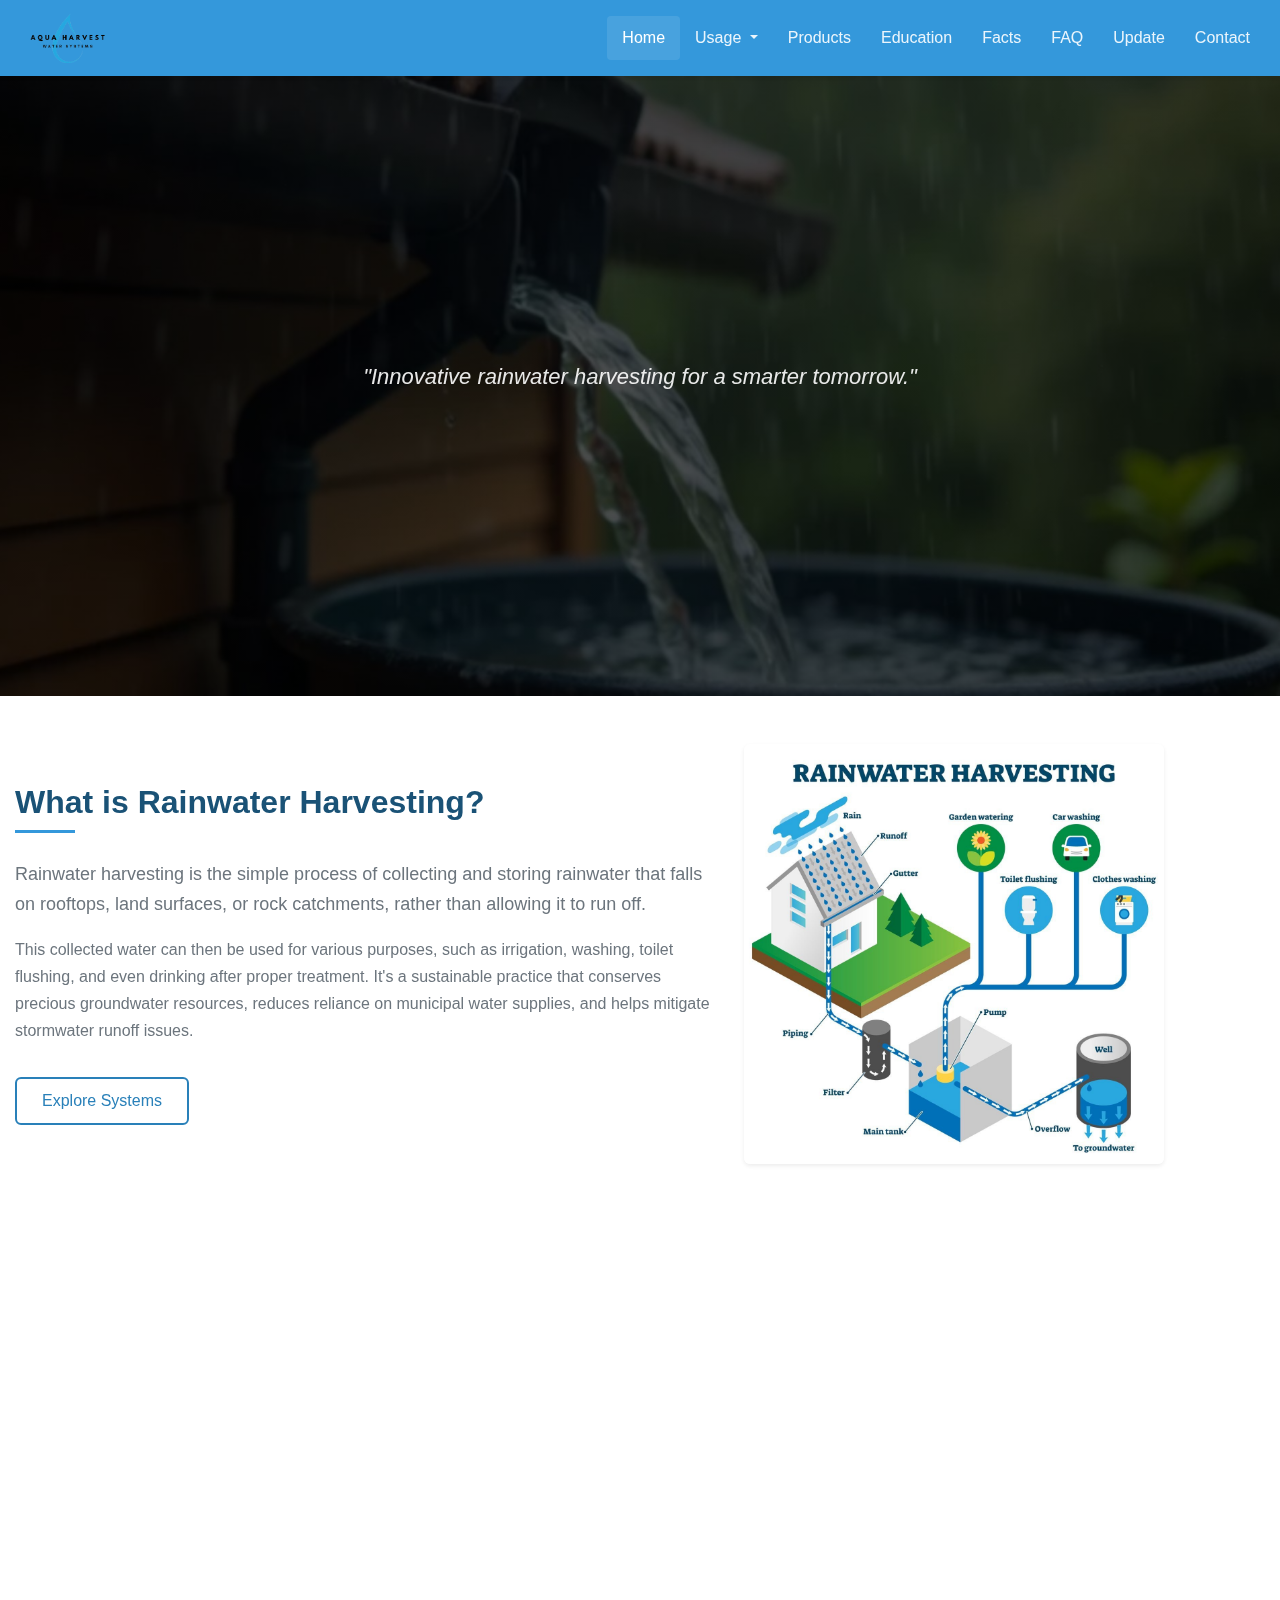
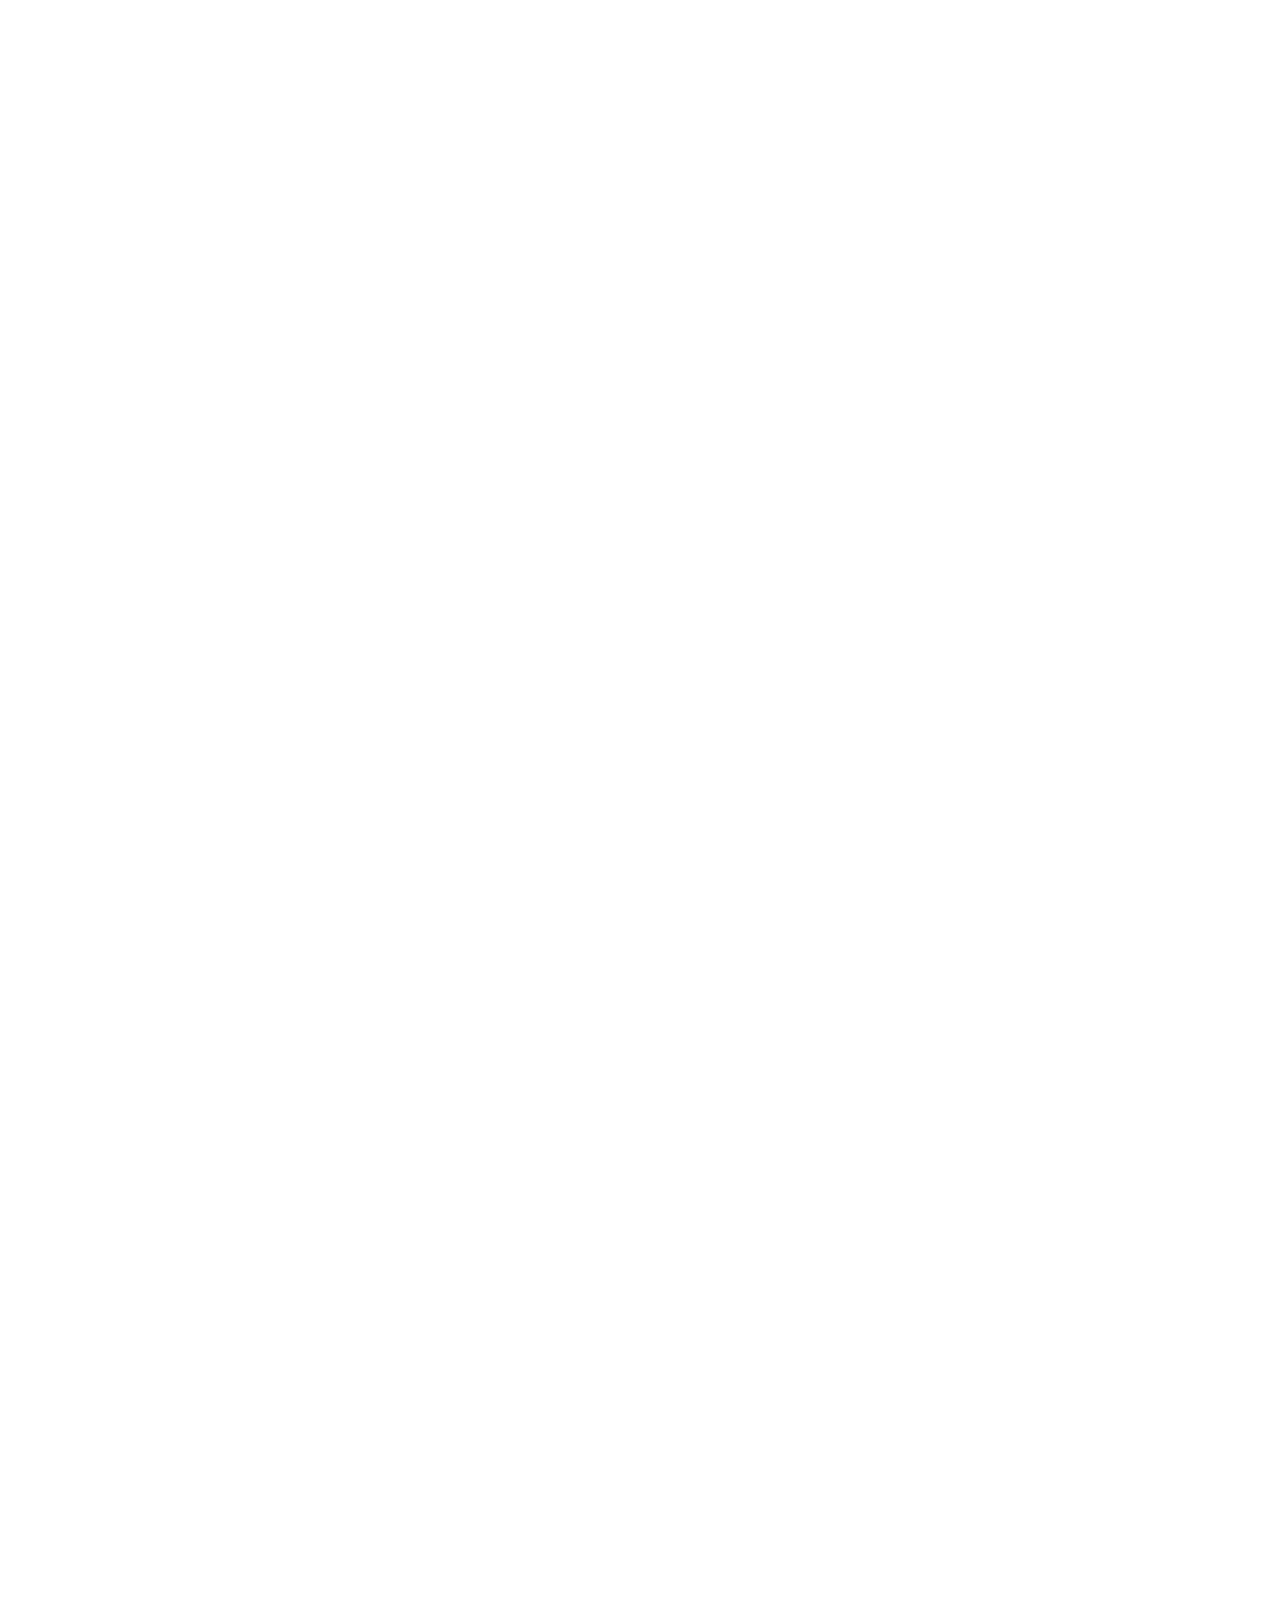
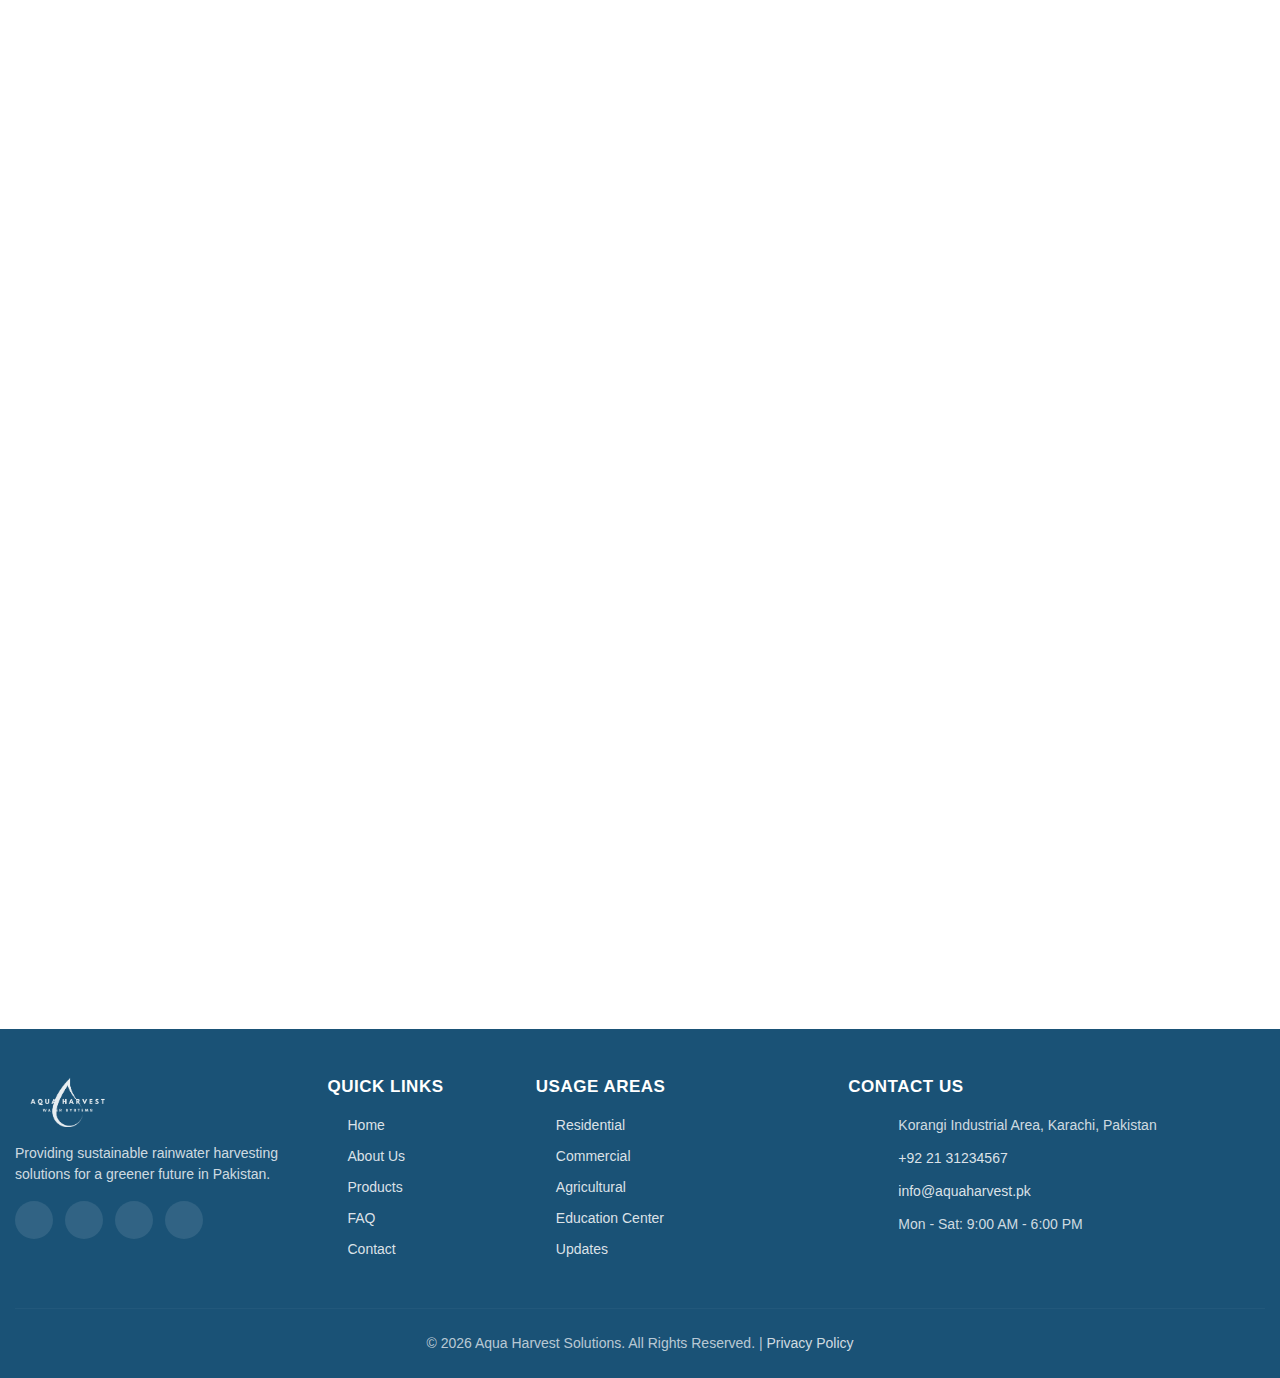
<file: index.html>
<!DOCTYPE html>
<html lang="en">
<head>
    <meta charset="UTF-8">
    <meta name="viewport" content="width=device-width, initial-scale=1.0">
    <title>Home | Aqua Harvest</title>

    <!-- Bootstrap CSS -->
    <link rel="stylesheet" href="https://cdn.jsdelivr.net/npm/bootstrap@5.3.3/dist/css/bootstrap.min.css" integrity="sha384-QWTKZyjpPEjISv5WaRU9OFeRpok6YctnYmDr5pNlyT2bRjXh0JMhjY6hW+ALEwIH" crossorigin="anonymous">

    <!-- Font Awesome -->
    <link rel="stylesheet" href="https://cdnjs.cloudflare.com/ajax/libs/font-awesome/6.5.1/css/all.min.css" integrity="sha512-DTOQO9RWCH3ppGqcWaEA1BIZOC6xxalwEsw9c2QQeAIftl+Vegovlnee1c9QX4TctnWMn13TZye+giMm8e2LwA==" crossorigin="anonymous" referrerpolicy="no-referrer" />

    <!-- Global Custom CSS -->
    <link rel="stylesheet" href="style.css">

    <!-- Favicon -->
    <link rel="icon" href="images/Favicon img.png" type="image/x-icon">
</head>
<body>

    <!-- Navbar Section -->
    <nav class="navbar navbar-expand-lg fixed-top shadow-sm">
        <div class="container">
            <a class="navbar-brand" href="index.html">
                <img src="images/Aqua_harvest-removebg-preview.png" alt="Aqua Harvest Logo" height="50">
            </a>
            <button class="navbar-toggler" type="button" data-bs-toggle="collapse" data-bs-target="#navbarNavDropdown" aria-controls="navbarNavDropdown" aria-expanded="false" aria-label="Toggle navigation">
                <span class="navbar-toggler-icon"></span>
            </button>
            <div class="collapse navbar-collapse" id="navbarNavDropdown">
                <ul class="navbar-nav ms-auto mb-2 mb-lg-0">
                    <li class="nav-item">
                        <a class="nav-link active" aria-current="page" href="index.html">Home</a>
                    </li>
                    <li class="nav-item dropdown hover-dropdown">
                        <a class="nav-link dropdown-toggle" href="#" id="navbarDropdownMenuLink1" role="button" data-bs-toggle="dropdown" aria-expanded="false">
                            Usage
                        </a>
                        <ul class="dropdown-menu" aria-labelledby="navbarDropdownMenuLink1">
                            <li><a class="dropdown-item" href="residential.html">Residential Area</a></li>
                            <li><a class="dropdown-item" href="commercial.html">Commercial Area</a></li>
                            <li><a class="dropdown-item" href="agricultural.html">Agricultural Area</a></li>
                        </ul>
                    </li>
                    <li class="nav-item"><a class="nav-link" href="product.html">Products</a></li>
                    <li class="nav-item"><a class="nav-link" href="education.html">Education</a></li>
                    <li class="nav-item"><a class="nav-link" href="facts.html">Facts</a></li>
                    <li class="nav-item"><a class="nav-link" href="#faq-home">FAQ</a></li>
                    <li class="nav-item"><a class="nav-link" href="update.html">Update</a></li>
                    <li class="nav-item"><a class="nav-link" href="contact.html">Contact</a></li>
                </ul>
            </div>
        </div>
    </nav>
    <!-- Navbar Section End -->

    <!-- Hero Section -->
    <header class="hero-home text-white text-center d-flex align-items-center">
        <div class="container">
            <h1 class="display-4 fw-bold animate-on-load">Harvest Rain, Sustain the Future</h1>
            <p class="lead fst-italic my-4 col-lg-9 mx-auto animate-on-load animate-delay-1">"Innovative rainwater harvesting for a smarter tomorrow."</p>
            <div class="animate-on-load animate-delay-1">
                <a href="#benefits-home" class="btn btn-primary btn-lg me-2">Learn Benefits</a>
                <a href="#cta-home" class="btn btn-outline-light btn-lg">Get a Quote</a>
            </div>
        </div>
    </header>
    <!-- Hero Section End -->

    <main>

        <!-- Introduction Section -->
        <section class="intro-home py-5 fade-in-on-scroll">
            <div class="container">
                <div class="row align-items-center g-5">
                    <div class="col-lg-7">
                        <h2 class="section-heading text-start mb-3">What is Rainwater Harvesting?</h2>
                        <p class="text-muted fs-5">Rainwater harvesting is the simple process of collecting and storing rainwater that falls on rooftops, land surfaces, or rock catchments, rather than allowing it to run off.</p>
                        <p class="text-muted">This collected water can then be used for various purposes, such as irrigation, washing, toilet flushing, and even drinking after proper treatment. It's a sustainable practice that conserves precious groundwater resources, reduces reliance on municipal water supplies, and helps mitigate stormwater runoff issues.</p>
                        <a href="product.html" class="btn btn-outline-primary mt-3">Explore Systems</a>
                    </div>
                    <div class="col-lg-5">
                        <img src="images/rain-water-harvesting-system.jpg" alt="Rainwater collection system diagram" class="img-fluid rounded shadow-sm">
                    </div>
                </div>
            </div>
        </section>
        <!-- Introduction Section End -->

        <!-- Benefits Section -->
        <section id="benefits-home" class="benefits-home py-5 bg-light fade-in-on-scroll">
            <div class="container">
                <h2 class="section-heading text-center mb-5">Why Choose Rainwater Harvesting?</h2>
                <div class="row g-4">
                    <div class="col-lg-4 col-md-6">
                        <div class="benefit-card h-100 text-center p-4 border rounded bg-white fade-in-on-scroll animate-delay-1">
                            <div class="benefit-icon mb-3 fs-1 text-primary-darker"><i class="fas fa-tint"></i></div>
                            <h5 class="fw-semibold mb-2 benefit-title">Conserves Water</h5>
                            <p class="small text-muted">Reduces demand on municipal water supplies and preserves groundwater levels.</p>
                        </div>
                    </div>
                    <div class="col-lg-4 col-md-6">
                        <div class="benefit-card h-100 text-center p-4 border rounded bg-white fade-in-on-scroll animate-delay-2">
                            <div class="benefit-icon mb-3 fs-1 text-primary-darker"><i class="fas fa-coins"></i></div>
                            <h5 class="fw-semibold mb-2 benefit-title">Saves Money</h5>
                            <p class="small text-muted">Lower your water bills significantly by using free rainwater for non-potable needs.</p>
                        </div>
                    </div>
                    <div class="col-lg-4 col-md-6">
                        <div class="benefit-card h-100 text-center p-4 border rounded bg-white fade-in-on-scroll animate-delay-3">
                            <div class="benefit-icon mb-3 fs-1 text-success"><i class="fas fa-seedling"></i></div>
                            <h5 class="fw-semibold mb-2 benefit-title">Healthier Plants</h5>
                            <p class="small text-muted">Rainwater is naturally soft and free from chlorine, promoting vibrant plant growth.</p>
                        </div>
                    </div>
                    <div class="col-lg-4 col-md-6">
                        <div class="benefit-card h-100 text-center p-4 border rounded bg-white fade-in-on-scroll animate-delay-1">
                            <div class="benefit-icon mb-3 fs-1 text-info"><i class="fas fa-water"></i></div>
                            <h5 class="fw-semibold mb-2 benefit-title">Reduces Runoff</h5>
                            <p class="small text-muted">Helps control stormwater runoff, reducing erosion, pollution, and local flooding.</p>
                        </div>
                    </div>
                    <div class="col-lg-4 col-md-6">
                        <div class="benefit-card h-100 text-center p-4 border rounded bg-white fade-in-on-scroll animate-delay-2">
                            <div class="benefit-icon mb-3 fs-1 text-secondary"><i class="fas fa-leaf"></i></div>
                            <h5 class="fw-semibold mb-2 benefit-title">Eco-Friendly</h5>
                            <p class="small text-muted">A sustainable practice that lessens your environmental footprint and promotes self-sufficiency.</p>
                        </div>
                    </div>
                    <div class="col-lg-4 col-md-6">
                        <div class="benefit-card h-100 text-center p-4 border rounded bg-white fade-in-on-scroll animate-delay-3">
                            <div class="benefit-icon mb-3 fs-1 text-primary-darkest"><i class="fas fa-tools"></i></div>
                            <h5 class="fw-semibold mb-2 benefit-title">Simple Technology</h5>
                            <p class="small text-muted">Systems range from basic rain barrels to complex setups, but the core principles are reliable.</p>
                        </div>
                    </div>
                </div>
            </div>
        </section>
        <!-- Benefits Section End -->

        <!-- How It Works Section -->
        <section class="how-it-works-home py-5 fade-in-on-scroll">
            <div class="container">
                <h2 class="section-heading text-center mb-5">How a Typical System Works</h2>
                <div class="row align-items-center g-5">
                    <div class="col-lg-6 order-lg-2">
                        <img src="images/Typical System Img.png" alt="Diagram showing rainwater harvesting process: Catchment, Conveyance, Pre-filtration, Storage, Distribution" class="img-fluid rounded">
                    </div>
                    <div class="col-lg-6 order-lg-1">
                        <ol class="list-group list-group-flush numbered-list">
                            <li class="list-group-item">
                                <div class="ms-2 me-auto">
                                    <div class="fw-bold">Catchment Area</div>
                                    Rain falls onto a surface (usually a roof) and is collected.
                                </div>
                            </li>
                            <li class="list-group-item">
                                <div class="ms-2 me-auto">
                                    <div class="fw-bold">Conveyance System</div>
                                    Gutters and downspouts channel the water towards storage.
                                </div>
                            </li>
                            <li class="list-group-item">
                                <div class="ms-2 me-auto">
                                    <div class="fw-bold">Pre-filtration</div>
                                    Leaf guards and first-flush diverters remove debris before storage.
                                </div>
                            </li>
                            <li class="list-group-item">
                                <div class="ms-2 me-auto">
                                    <div class="fw-bold">Storage Tank</div>
                                    Water is stored in tanks (barrels, cisterns) for later use.
                                </div>
                            </li>
                            <li class="list-group-item">
                                <div class="ms-2 me-auto">
                                    <div class="fw-bold">Distribution</div>
                                    Water is accessed via gravity, a tap, or a pump for various uses. Further filtration may be needed for potable use.
                                </div>
                            </li>
                        </ol>
                    </div>
                </div>
            </div>
        </section>
        <!-- How It Works Section End -->

        <!-- Video Section -->
        <section class="video-home py-5 bg-light fade-in-on-scroll">
            <div class="container text-center">
                <h2 class="section-heading mb-4">See Rainwater Harvesting in Action</h2>
                <p class="text-muted mb-5 col-lg-8 mx-auto">Watch this short video to understand the basics and benefits.</p>
                <div class="video-container shadow">
                    <iframe width="560" height="315" src="https://www.youtube.com/embed/99-QLqfvOzE?si=yYbYkk6sI8jsdPUX" title="YouTube video player" frameborder="0" allow="accelerometer; autoplay; clipboard-write; encrypted-media; gyroscope; picture-in-picture; web-share" referrerpolicy="strict-origin-when-cross-origin" allowfullscreen></iframe>
                </div>
            </div>
        </section>
        <!-- Video Section End -->

        <!-- FAQ Section -->
        <section id="faq-home" class="py-5 fade-in-on-scroll">
            <div class="container">
                <h2 class="text-center mb-5 section-heading">General Rainwater Harvesting FAQs</h2>
                <div class="accordion col-lg-8 mx-auto" id="faqAccordionHome">
                    <div class="accordion-item">
                        <h2 class="accordion-header" id="headingHomeOne">
                            <button class="accordion-button collapsed" type="button" data-bs-toggle="collapse" data-bs-target="#collapseHomeOne" aria-expanded="false" aria-controls="collapseHomeOne">
                                Is rainwater harvesting legal?
                            </button>
                        </h2>
                        <div id="collapseHomeOne" class="accordion-collapse collapse" aria-labelledby="headingHomeOne" data-bs-parent="#faqAccordionHome">
                            <div class="accordion-body small text-muted">
                                In most places, yes! However, regulations can vary significantly by state, county, or city, especially regarding potable use or large-scale collection. Some areas even offer incentives. It's always best to check with your local authorities or a professional installer like Aqua Harvest.
                            </div>
                        </div>
                    </div>
                    <div class="accordion-item">
                        <h2 class="accordion-header" id="headingHomeTwo">
                            <button class="accordion-button collapsed" type="button" data-bs-toggle="collapse" data-bs-target="#collapseHomeTwo" aria-expanded="false" aria-controls="collapseHomeTwo">
                                What can I use harvested rainwater for?
                            </button>
                        </h2>
                        <div id="collapseHomeTwo" class="accordion-collapse collapse" aria-labelledby="headingHomeTwo" data-bs-parent="#faqAccordionHome">
                            <div class="accordion-body small text-muted">
                                The most common uses are non-potable, such as watering gardens and lawns, washing cars, outdoor cleaning, and flushing toilets. With proper, advanced treatment and compliance with health codes, it can potentially be used for drinking, cooking, and bathing, but this requires a more complex system.
                            </div>
                        </div>
                    </div>
                    <div class="accordion-item">
                        <h2 class="accordion-header" id="headingHomeThree">
                            <button class="accordion-button collapsed" type="button" data-bs-toggle="collapse" data-bs-target="#collapseHomeThree" aria-expanded="false" aria-controls="collapseHomeThree">
                                How much rain do I need for it to be worthwhile?
                            </button>
                        </h2>
                        <div id="collapseHomeThree" class="accordion-collapse collapse" aria-labelledby="headingHomeThree" data-bs-parent="#faqAccordionHome">
                            <div class="accordion-body small text-muted">
                                Even areas with moderate rainfall can collect substantial amounts of water. A 1,000 sq ft roof can capture over 600 gallons from just one inch of rain. The key factors are your roof size (catchment area) and your local average rainfall. We can help calculate your potential harvest.
                            </div>
                        </div>
                    </div>
                     <div class="accordion-item">
                        <h2 class="accordion-header" id="headingHomeFour">
                            <button class="accordion-button collapsed" type="button" data-bs-toggle="collapse" data-bs-target="#collapseHomeFour" aria-expanded="false" aria-controls="collapseHomeFour">
                                Is installing a rainwater harvesting system difficult or expensive?
                            </button>
                        </h2>
                        <div id="collapseHomeFour" class="accordion-collapse collapse" aria-labelledby="headingHomeFour" data-bs-parent="#faqAccordionHome">
                            <div class="accordion-body small text-muted">
                                It varies! A simple rain barrel setup is very affordable and easy DIY. Larger, integrated systems for whole-home or commercial use require professional design and installation and involve a higher initial investment, but offer greater savings and capacity over time. Costs depend on size, complexity, and materials.
                            </div>
                        </div>
                    </div>
                </div>
                <div class="text-center mt-4">
                    <a href="faq.html" class="btn btn-outline-primary faq-more-btn">View More FAQs</a>
                </div>
            </div>
        </section>
        <!-- FAQ Section End -->

        <!-- Call to Action (CTA) Section -->
        <section id="cta-home" class="cta-home py-5 text-center text-white fade-in-on-scroll">
            <div class="container">
                <h2 class="display-5 fw-bold mb-3">Ready to Start Harvesting Rain?</h2>
                <p class="lead mb-4 col-lg-8 mx-auto">Contact Aqua Harvest today for a free consultation and quote tailored to your specific needs, whether residential or commercial.</p>
                <a href="contact.html" class="btn btn-light btn-lg px-5 py-3 fw-semibold shadow">Request Consultation</a>
            </div>
        </section>
        <!-- CTA Section End -->

    </main>

    <!-- Scroll to Top Button -->
    <a href="#" id="scrollToTopBtn" title="Go to top"><i class="fas fa-arrow-up"></i></a>
    <!-- Scroll to Top Button End -->

    <!-- Footer -->
    <footer class="footer-section pt-5 pb-4">
        <div class="container">
            <div class="row justify-content-center">
                <!-- Column 1: Brand/About -->
                <div class="col-lg-3 col-md-6 mb-4 mb-lg-0">
                    <a class="navbar-brand mb-3 d-inline-block" href="index.html">
                        <img src="images/Aqua_harvest-removebg-preview.png" alt="Aqua Harvest Logo" height="60">
                    </a>
                    <p class="footer-text">Providing sustainable rainwater harvesting solutions for a greener future in Pakistan.</p>
                    <div class="social-icons mt-3">
                        <a href="#" class="social-icon"><i class="fab fa-facebook-f"></i></a>
                        <a href="#" class="social-icon"><i class="fab fa-twitter"></i></a>
                        <a href="#" class="social-icon"><i class="fab fa-linkedin-in"></i></a>
                        <a href="#" class="social-icon"><i class="fab fa-instagram"></i></a>
                    </div>
                </div>

                <!-- Column 2: Quick Links -->
                <div class="col-lg-2 col-md-6 mb-4 mb-lg-0">
                    <h5 class="footer-heading">Quick Links</h5>
                    <ul class="list-unstyled footer-links">
                        <li><a href="index.html">Home</a></li>
                        <li><a href="about.html">About Us</a></li> <!-- Placeholder Link -->
                        <li><a href="product.html">Products</a></li>
                        <li><a href="faq.html">FAQ</a></li>
                        <li><a href="contact.html">Contact</a></li>
                    </ul>
                </div>

                <!-- Column 3: Services/Usage -->
                <div class="col-lg-3 col-md-6 mb-4 mb-lg-0">
                    <h5 class="footer-heading">Usage Areas</h5>
                    <ul class="list-unstyled footer-links">
                        <li><a href="residential.html">Residential</a></li>
                        <li><a href="commercial.html">Commercial</a></li>
                        <li><a href="agricultural.html">Agricultural</a></li>
                        <li><a href="education.html">Education Center</a></li>
                        <li><a href="update.html">Updates</a></li>
                    </ul>
                </div>

                <!-- Column 4: Contact Info -->
                <div class="col-lg-4 col-md-6 mb-4 mb-lg-0">
                    <h5 class="footer-heading">Contact Us</h5>
                    <ul class="list-unstyled footer-contact-info">
                        <li><i class="fas fa-map-marker-alt"></i> Korangi Industrial Area, Karachi, Pakistan</li>
                        <li><i class="fas fa-phone"></i> <a href="tel:+922131234567">+92 21 31234567</a></li>
                        <li><i class="fas fa-envelope"></i> <a href="mailto:info@aquaharvest.pk">info@aquaharvest.pk</a></li>
                        <li><i class="fas fa-clock"></i> Mon - Sat: 9:00 AM - 6:00 PM</li>
                    </ul>
                </div>
            </div>

            <hr class="footer-divider">

            <div class="text-center footer-bottom-text">
                &copy; <span id="currentYear"></span> Aqua Harvest Solutions. All Rights Reserved. | <a href="privacy.html">Privacy Policy</a> <!-- Placeholder -->
            </div>
        </div>
    </footer>
    <!-- Footer End -->

    <!-- Bootstrap JS Bundle -->
    <script src="https://cdn.jsdelivr.net/npm/bootstrap@5.3.3/dist/js/bootstrap.bundle.min.js" integrity="sha384-YvpcrYf0tY3lHB60NNkmXc5s9fDVZLESaAA55NDzOxhy9GkcIdslK1eN7N6jIeHz" crossorigin="anonymous"></script>

    <!-- Global Custom JS -->
    <script src="app.js"></script>
</body>
</html>
</file>
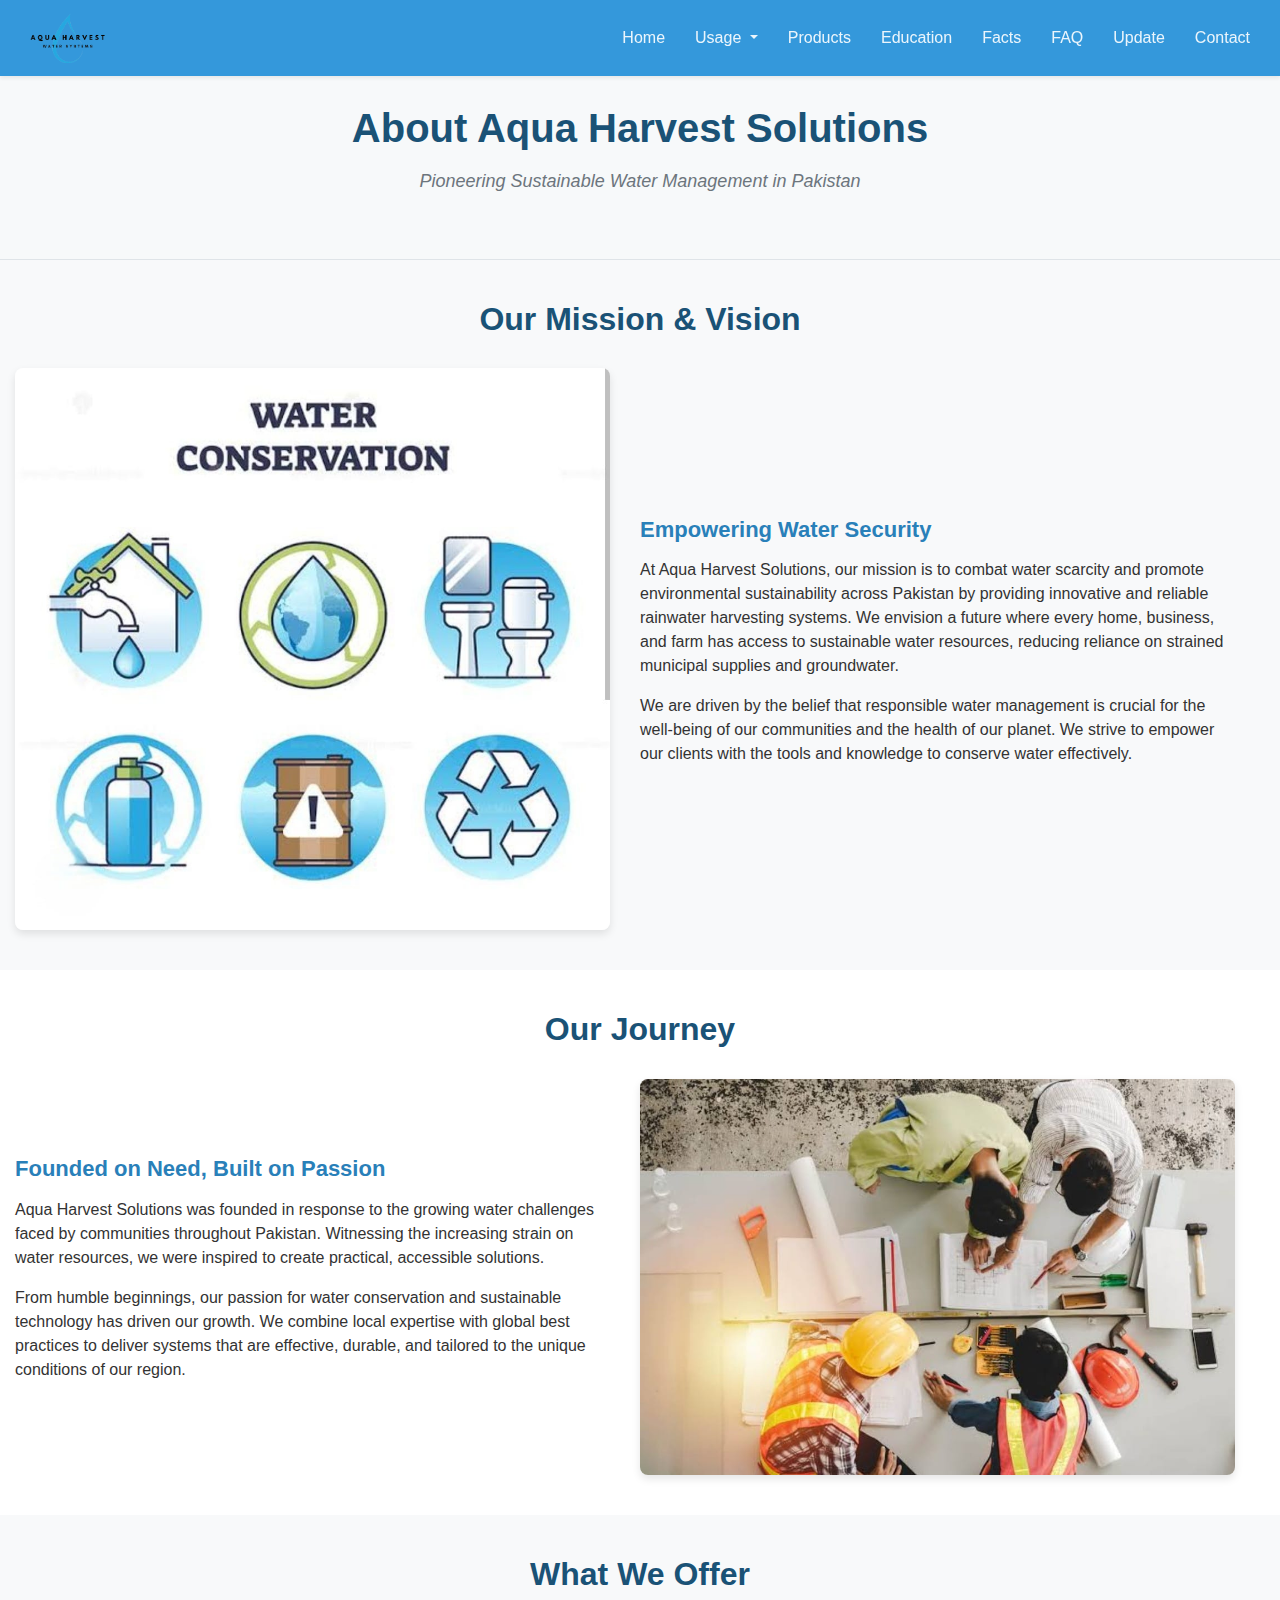
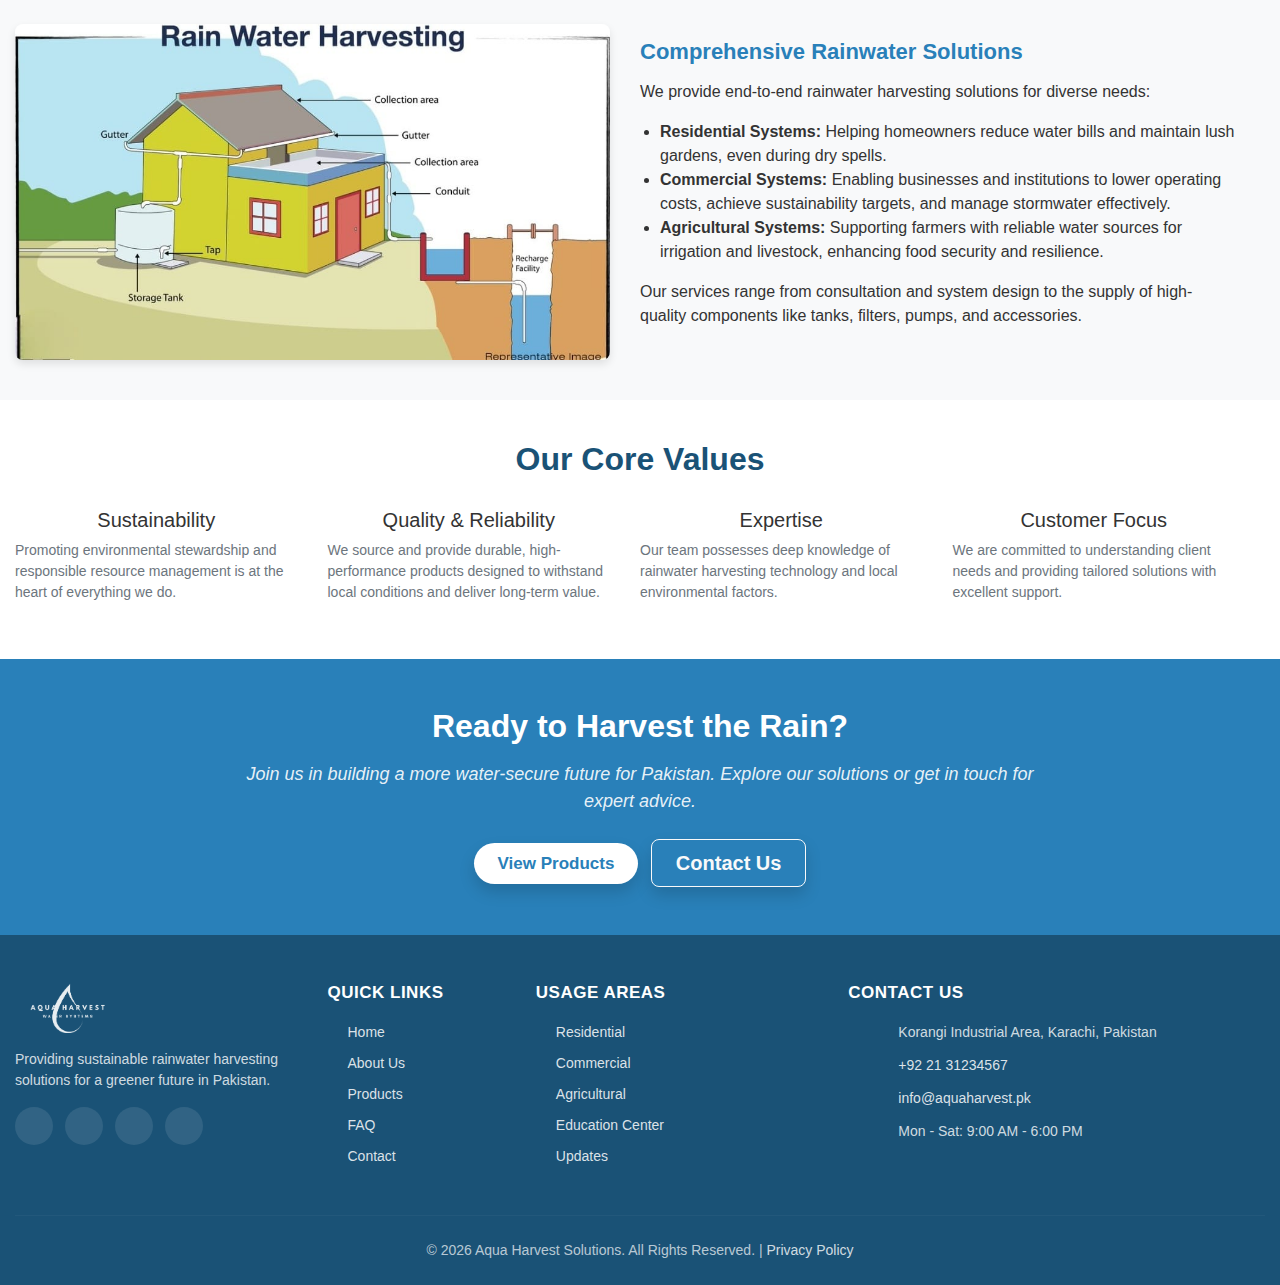
<file: about.html>
<!DOCTYPE html>
<html lang="en">

<head>
    <meta charset="UTF-8">
    <meta name="viewport" content="width=device-width, initial-scale=1.0">
    <title>About Us | Aqua Harvest Solutions</title> <!-- Changed Title -->

    <!-- Bootstrap CSS -->
    <link rel="stylesheet" href="https://cdn.jsdelivr.net/npm/bootstrap@5.3.3/dist/css/bootstrap.min.css"
        integrity="sha384-QWTKZyjpPEjISv5WaRU9OFeRpok6YctnYmDr5pNlyT2bRjXh0JMhjY6hW+ALEwIH" crossorigin="anonymous">
    <!-- Font Awesome -->
    <link rel="stylesheet" href="https://cdnjs.cloudflare.com/ajax/libs/font-awesome/6.5.1/css/all.min.css"
        integrity="sha512-DTOQO9RWCH3ppGqcWaEA1BIZOC6xxalwEsw9c2QQeAIftl+Vegovlnee1c9QX4TctnWMn13TZye+giMm8e2LwA=="
        crossorigin="anonymous" referrerpolicy="no-referrer" />
    <!-- Custom CSS -->
    <link rel="stylesheet" href="style.css">
    <!-- Favicon -->
    <link rel="icon" href="images/Favicon img.png" type="image/x-icon">

   
</head>

<body>

    <!-- Navbar Section (Copied from previous pages) -->
    <nav class="navbar navbar-expand-lg fixed-top shadow-sm">
        <div class="container">
            <a class="navbar-brand" href="index.html">
                <img src="images/Aqua_harvest-removebg-preview.png" alt="Aqua Harvest Logo" height="50">
            </a>
            <button class="navbar-toggler" type="button" data-bs-toggle="collapse" data-bs-target="#navbarNavDropdown"
                aria-controls="navbarNavDropdown" aria-expanded="false" aria-label="Toggle navigation">
                <span class="navbar-toggler-icon"></span>
            </button>
            <div class="collapse navbar-collapse" id="navbarNavDropdown">
                 <ul class="navbar-nav ms-auto mb-2 mb-lg-0">
                    <li class="nav-item"> <a class="nav-link" href="index.html">Home</a> </li>
                    <li class="nav-item dropdown hover-dropdown">
                        <a class="nav-link dropdown-toggle" href="#" id="navbarDropdownMenuLink1" role="button"
                            data-bs-toggle="dropdown" aria-expanded="false"> Usage </a>
                        <ul class="dropdown-menu" aria-labelledby="navbarDropdownMenuLink1">
                            <li><a class="dropdown-item" href="residential.html">Residential Area</a></li>
                            <li><a class="dropdown-item" href="commercial.html">Commercial Area</a></li>
                            <li><a class="dropdown-item" href="agricultural.html">Agricultural Area</a></li>
                        </ul>
                    </li>
                    <li class="nav-item"><a class="nav-link" href="product.html">Products</a></li>
                    <li class="nav-item"><a class="nav-link" href="education.html">Education</a></li>
                    <li class="nav-item"><a class="nav-link" href="facts.html">Facts</a></li>
                    <li class="nav-item"><a class="nav-link" href="faq.html">FAQ</a></li>
                    <li class="nav-item"><a class="nav-link" href="update.html">Update</a></li>
                    <li class="nav-item"><a class="nav-link" href="contact.html">Contact</a></li>
                    <!-- Consider adding an 'About Us' link here if desired -->
                </ul>
            </div>
        </div>
    </nav>
    <!-- Navbar Section End -->

    <!-- Page Header -->
    <header class="page-header-simple py-5 text-center">
        <div class="container">
            <h1 class="display-5 fw-bold mb-3">About Aqua Harvest Solutions</h1>
            <p class="lead col-lg-8 mx-auto">Pioneering Sustainable Water Management in Pakistan</p>
        </div>
    </header>
    <!-- Page Header End -->

    <main>
        <!-- Mission Section -->
        <section class="about-section bg-light">
            <div class="container">
                <h2>Our Mission & Vision</h2>
                <div class="row align-items-center">
                    <div class="col-md-6 mb-4 mb-md-0">
                        <img src="images/water conversion.jpg" alt="Water conservation concept" class="about-image"> <!-- Placeholder Image -->
                    </div>
                    <div class="col-md-6">
                        <h3>Empowering Water Security</h3>
                        <p>At Aqua Harvest Solutions, our mission is to combat water scarcity and promote environmental sustainability across Pakistan by providing innovative and reliable rainwater harvesting systems. We envision a future where every home, business, and farm has access to sustainable water resources, reducing reliance on strained municipal supplies and groundwater.</p>
                        <p>We are driven by the belief that responsible water management is crucial for the well-being of our communities and the health of our planet. We strive to empower our clients with the tools and knowledge to conserve water effectively.</p>
                    </div>
                </div>
            </div>
        </section>

        <!-- Our Story Section -->
        <section class="about-section">
            <div class="container">
                <h2>Our Journey</h2>
                 <div class="row align-items-center flex-row-reverse"> <!-- Reverse row for visual variety -->
                    <div class="col-md-6 mb-4 mb-md-0">
                        <img src="images/team project.jpg" alt="Team working on a project" class="about-image"> <!-- Placeholder Image -->
                    </div>
                    <div class="col-md-6">
                        <h3>Founded on Need, Built on Passion</h3>
                        <p>Aqua Harvest Solutions was founded in response to the growing water challenges faced by communities throughout Pakistan. Witnessing the increasing strain on water resources, we were inspired to create practical, accessible solutions.</p>
                        <p>From humble beginnings, our passion for water conservation and sustainable technology has driven our growth. We combine local expertise with global best practices to deliver systems that are effective, durable, and tailored to the unique conditions of our region.</p>
                    </div>
                </div>
            </div>
        </section>

         <!-- What We Do Section -->
        <section class="about-section bg-light">
            <div class="container">
                <h2>What We Offer</h2>
                 <div class="row align-items-center">
                    <div class="col-md-6 mb-4 mb-md-0">
                         <img src="images/system compo.jpg" alt="Rainwater harvesting system components" class="about-image"> <!-- Placeholder Image -->
                    </div>
                    <div class="col-md-6">
                        <h3>Comprehensive Rainwater Solutions</h3>
                        <p>We provide end-to-end rainwater harvesting solutions for diverse needs:</p>
                        <ul>
                            <li><strong>Residential Systems:</strong> Helping homeowners reduce water bills and maintain lush gardens, even during dry spells.</li>
                            <li><strong>Commercial Systems:</strong> Enabling businesses and institutions to lower operating costs, achieve sustainability targets, and manage stormwater effectively.</li>
                            <li><strong>Agricultural Systems:</strong> Supporting farmers with reliable water sources for irrigation and livestock, enhancing food security and resilience.</li>
                        </ul>
                        <p>Our services range from consultation and system design to the supply of high-quality components like tanks, filters, pumps, and accessories.</p>
                    </div>
                </div>
            </div>
        </section>

        <!-- Our Values Section -->
        <section class="about-section">
            <div class="container text-center">
                <h2>Our Core Values</h2>
                <div class="row g-4">
                    <div class="col-md-6 col-lg-3">
                        <i class="fas fa-leaf value-icon"></i>
                        <h4 class="h5">Sustainability</h4>
                        <p class="small text-muted">Promoting environmental stewardship and responsible resource management is at the heart of everything we do.</p>
                    </div>
                    <div class="col-md-6 col-lg-3">
                         <i class="fas fa-check-circle value-icon"></i>
                        <h4 class="h5">Quality & Reliability</h4>
                        <p class="small text-muted">We source and provide durable, high-performance products designed to withstand local conditions and deliver long-term value.</p>
                    </div>
                    <div class="col-md-6 col-lg-3">
                         <i class="fas fa-users-cog value-icon"></i>
                        <h4 class="h5">Expertise</h4>
                        <p class="small text-muted">Our team possesses deep knowledge of rainwater harvesting technology and local environmental factors.</p>
                    </div>
                     <div class="col-md-6 col-lg-3">
                         <i class="fas fa-handshake value-icon"></i>
                        <h4 class="h5">Customer Focus</h4>
                        <p class="small text-muted">We are committed to understanding client needs and providing tailored solutions with excellent support.</p>
                    </div>
                </div>
            </div>
        </section>

        <!-- Call to Action Section -->
        <section class="cta-home py-5 text-center text-white"> <!-- Re-using CTA style from product.html -->
            <div class="container">
                <h2 class="fw-bold mb-3">Ready to Harvest the Rain?</h2>
                <p class="lead mb-4 col-lg-8 mx-auto">Join us in building a more water-secure future for Pakistan. Explore our solutions or get in touch for expert advice.</p>
                <a href="product.html" class="btn btn-light btn-lg px-4 py-2 fw-semibold shadow me-2">View Products</a>
                <a href="contact.html" class="btn btn-outline-light btn-lg px-4 py-2 fw-semibold shadow">Contact Us</a>
            </div>
        </section>
        <!-- CTA Section End -->

    </main>

    <!-- Footer (Copied from your provided code) -->
    <footer class="footer-section pt-5 pb-4">
        <div class="container">
            <div class="row justify-content-center">
                <!-- Column 1: Brand/About -->
                <div class="col-lg-3 col-md-6 mb-4 mb-lg-0">
                    <a class="navbar-brand mb-3 d-inline-block" href="index.html">
                        <img src="images/Aqua_harvest-removebg-preview.png" alt="Aqua Harvest Logo" height="60">
                    </a>
                    <p class="footer-text">Providing sustainable rainwater harvesting solutions for a greener future in Pakistan.</p>
                    <div class="social-icons mt-3">
                        <a href="#" class="social-icon"><i class="fab fa-facebook-f"></i></a>
                        <a href="#" class="social-icon"><i class="fab fa-twitter"></i></a>
                        <a href="#" class="social-icon"><i class="fab fa-linkedin-in"></i></a>
                        <a href="#" class="social-icon"><i class="fab fa-instagram"></i></a>
                    </div>
                </div>

                <!-- Column 2: Quick Links -->
                <div class="col-lg-2 col-md-6 mb-4 mb-lg-0">
                    <h5 class="footer-heading">Quick Links</h5>
                    <ul class="list-unstyled footer-links">
                        <li><a href="index.html">Home</a></li>
                        <li><a href="about.html">About Us</a></li> <!-- Placeholder Link -->
                        <li><a href="product.html">Products</a></li>
                        <li><a href="faq.html">FAQ</a></li>
                        <li><a href="contact.html">Contact</a></li>
                    </ul>
                </div>

                <!-- Column 3: Services/Usage -->
                <div class="col-lg-3 col-md-6 mb-4 mb-lg-0">
                    <h5 class="footer-heading">Usage Areas</h5>
                    <ul class="list-unstyled footer-links">
                        <li><a href="residential.html">Residential</a></li>
                        <li><a href="commercial.html">Commercial</a></li>
                        <li><a href="agricultural.html">Agricultural</a></li>
                        <li><a href="education.html">Education Center</a></li>
                        <li><a href="update.html">Updates</a></li>
                    </ul>
                </div>

                <!-- Column 4: Contact Info -->
                <div class="col-lg-4 col-md-6 mb-4 mb-lg-0">
                    <h5 class="footer-heading">Contact Us</h5>
                    <ul class="list-unstyled footer-contact-info">
                        <li><i class="fas fa-map-marker-alt"></i> Korangi Industrial Area, Karachi, Pakistan</li>
                        <li><i class="fas fa-phone"></i> <a href="tel:+922131234567">+92 21 31234567</a></li>
                        <li><i class="fas fa-envelope"></i> <a href="mailto:info@aquaharvest.pk">info@aquaharvest.pk</a></li>
                        <li><i class="fas fa-clock"></i> Mon - Sat: 9:00 AM - 6:00 PM</li>
                    </ul>
                </div>
            </div>

            <hr class="footer-divider">

            <div class="text-center footer-bottom-text">
                &copy; <span id="currentYear"></span> Aqua Harvest Solutions. All Rights Reserved. | <a href="privacy.html">Privacy Policy</a> <!-- Placeholder -->
            </div>
        </div>
    </footer>
    <!-- Footer End -->

    <!-- Bootstrap JS Bundle -->
    <script src="https://cdn.jsdelivr.net/npm/bootstrap@5.3.3/dist/js/bootstrap.bundle.min.js"
        integrity="sha384-YvpcrYf0tY3lHB60NNkmXc5s9fDVZLESaAA55NDzOxhy9GkcIdslK1eN7N6jIeHz"
        crossorigin="anonymous"></script>
    <!-- Custom JS -->
    <script src="app.js"></script> <!-- Include app.js for footer year etc. -->
</body>

</html>
</file>
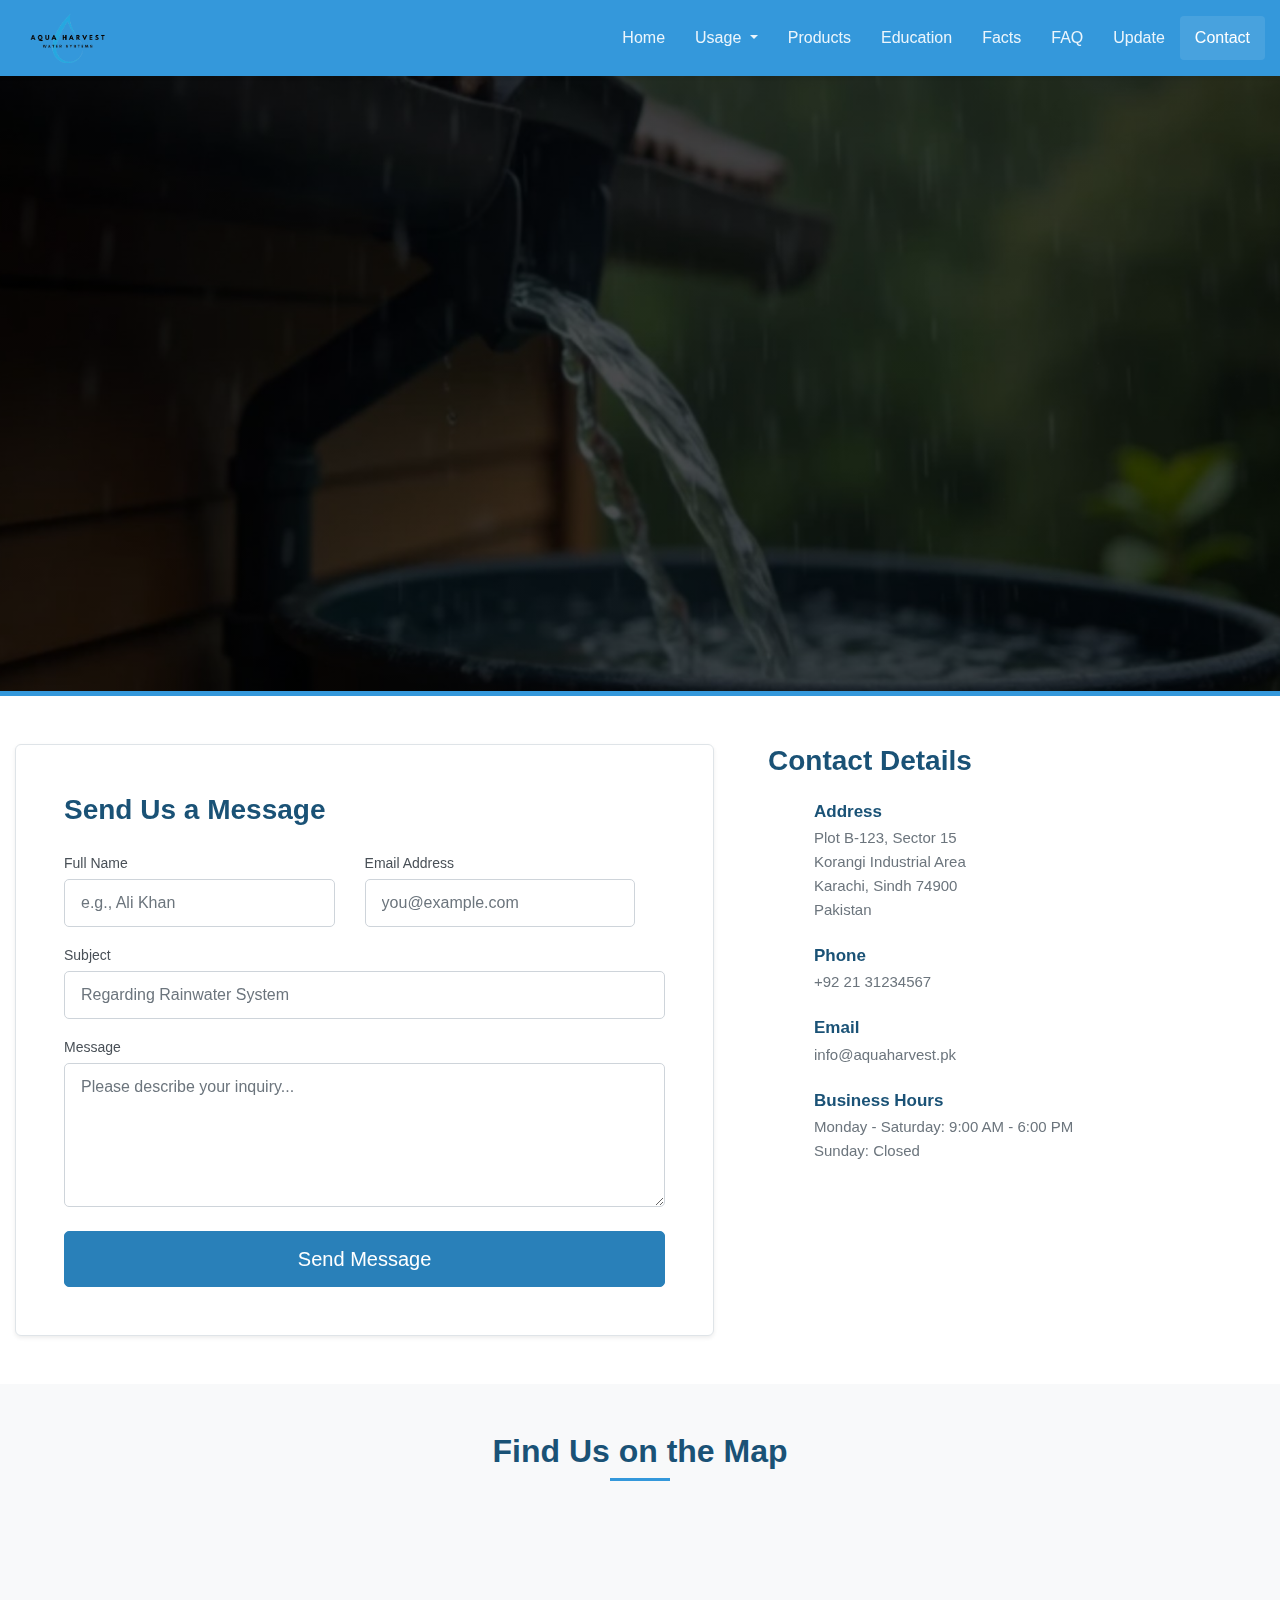
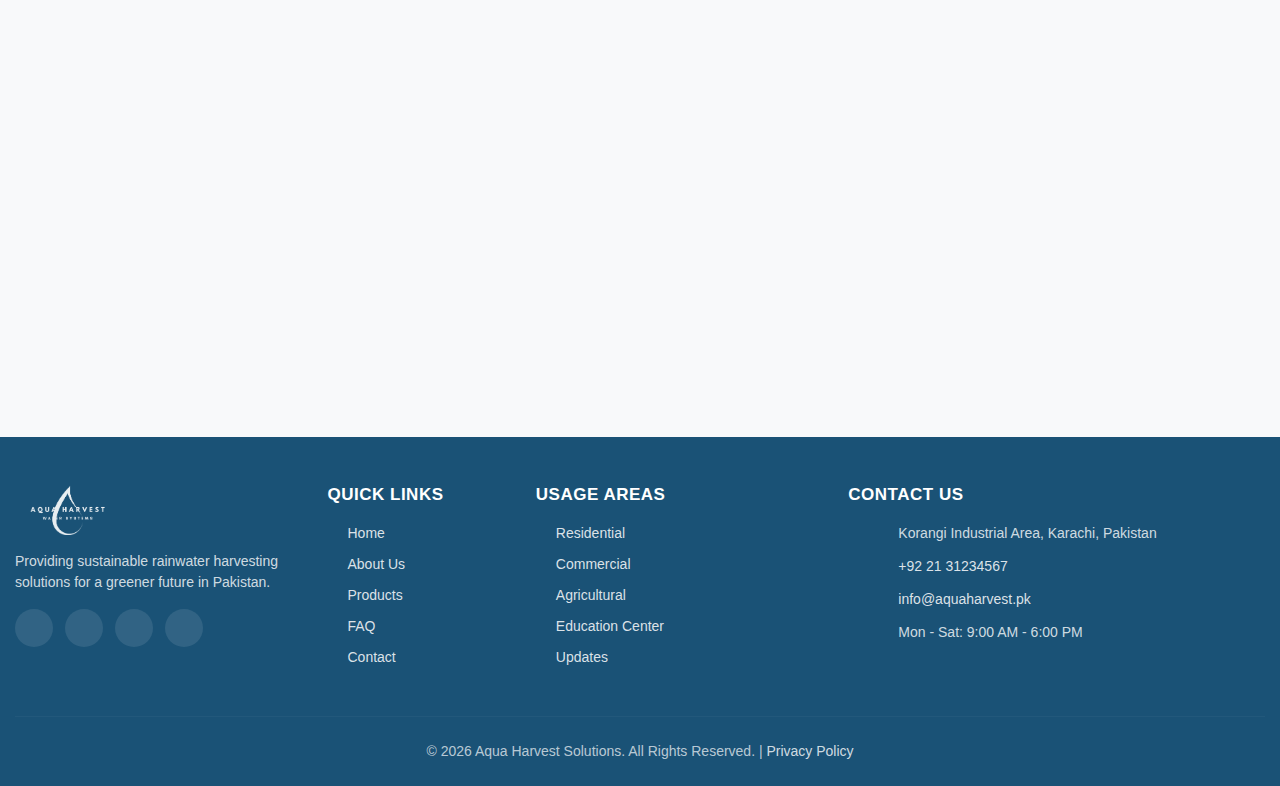
<file: contact.html>
<!DOCTYPE html>
<html lang="en">
<head>
    <meta charset="UTF-8">
    <meta name="viewport" content="width=device-width, initial-scale=1.0">
    <title>Contact Us | Aqua Harvest Solutions</title>

    <!-- Bootstrap CSS -->
    <link rel="stylesheet" href="https://cdn.jsdelivr.net/npm/bootstrap@5.3.3/dist/css/bootstrap.min.css" integrity="sha384-QWTKZyjpPEjISv5WaRU9OFeRpok6YctnYmDr5pNlyT2bRjXh0JMhjY6hW+ALEwIH" crossorigin="anonymous">

    <!-- Font Awesome -->
    <link rel="stylesheet" href="https://cdnjs.cloudflare.com/ajax/libs/font-awesome/6.5.1/css/all.min.css" integrity="sha512-DTOQO9RWCH3ppGqcWaEA1BIZOC6xxalwEsw9c2QQeAIftl+Vegovlnee1c9QX4TctnWMn13TZye+giMm8e2LwA==" crossorigin="anonymous" referrerpolicy="no-referrer" />

    <!-- Global Custom CSS -->
    <link rel="stylesheet" href="style.css">

    <!-- Favicon -->
    <link rel="icon" href="images/Favicon img.png" type="image/x-icon">

</head>
<body>

    <!-- Navbar Section -->
    <nav class="navbar navbar-expand-lg fixed-top shadow-sm">
        <div class="container">
            <a class="navbar-brand" href="index.html">
                <img src="images/Aqua_harvest-removebg-preview.png" alt="Aqua Harvest Logo" height="50">
            </a>
            <button class="navbar-toggler" type="button" data-bs-toggle="collapse" data-bs-target="#navbarNavDropdown" aria-controls="navbarNavDropdown" aria-expanded="false" aria-label="Toggle navigation">
                <span class="navbar-toggler-icon"></span>
            </button>
            <div class="collapse navbar-collapse" id="navbarNavDropdown">
                <ul class="navbar-nav ms-auto mb-2 mb-lg-0">
                    <li class="nav-item"> <a class="nav-link" href="index.html">Home</a> </li>
                    <li class="nav-item dropdown hover-dropdown">
                        <a class="nav-link dropdown-toggle" href="#" id="navbarDropdownMenuLink1" role="button" data-bs-toggle="dropdown" aria-expanded="false"> Usage </a>
                        <ul class="dropdown-menu" aria-labelledby="navbarDropdownMenuLink1">
                            <li><a class="dropdown-item" href="residential.html">Residential Area</a></li>
                            <li><a class="dropdown-item" href="commercial.html">Commercial Area</a></li>
                            <li><a class="dropdown-item" href="agricultural.html">Agricultural Area</a></li>
                        </ul>
                    </li>
                    <li class="nav-item"><a class="nav-link" href="product.html">Products</a></li>
                    <li class="nav-item"><a class="nav-link" href="education.html">Education</a></li>
                    <li class="nav-item"><a class="nav-link" href="facts.html">Facts</a></li>
                    <li class="nav-item"><a class="nav-link" href="faq.html">FAQ</a></li>
                    <li class="nav-item"><a class="nav-link" href="update.html">Update</a></li>
                    <li class="nav-item"><a class="nav-link active" aria-current="page" href="contact.html">Contact</a></li>
                </ul>
            </div>
        </div>
    </nav>
    <!-- Navbar Section End -->

    <!-- Page Header -->
    <header class="contact-hero-v4 text-white d-flex align-items-center">
        <div class="container text-center">
            <h1 class="display-5 fw-bold mb-3 animate-on-load">Get in Touch</h1>
            <p class="lead col-lg-8 mx-auto animate-on-load animate-delay-1">We're here to help. Reach out via phone, email, or the form below.</p>
        </div>
    </header>
    <!-- Page Header End -->

    <main>

        <!-- Contact Form & Info Section -->
        <section class="contact-main-v4 py-5">
            <div class="container">
                <div class="row g-5">

                    <!-- Column 1: Contact Form -->
                    <div class="col-lg-7">
                        <div class="form-container-v4 p-4 p-md-5 shadow-sm rounded fade-in-on-scroll">
                            <h3 class="mb-4 fw-semibold text-primary-darkest">Send Us a Message</h3>
                            <form id="contactFormV4" class="needs-validation" novalidate method="POST">
                                <div class="row gx-3">
                                    <div class="col-md-6 mb-3">
                                        <label for="contactNameV4" class="form-label">Full Name</label>
                                        <input type="text" class="form-control" id="contactNameV4" name="name" placeholder="e.g., Ali Khan" required>
                                        <div class="invalid-feedback">Please enter your name.</div>
                                    </div>
                                    <div class="col-md-6 mb-3">
                                        <label for="contactEmailV4" class="form-label">Email Address</label>
                                        <input type="email" class="form-control" id="contactEmailV4" name="email" placeholder="you@example.com" required>
                                        <div class="invalid-feedback">Please enter a valid email.</div>
                                    </div>
                                </div>
                                <div class="mb-3">
                                    <label for="contactSubjectV4" class="form-label">Subject</label>
                                    <input type="text" class="form-control" id="contactSubjectV4" name="subject" placeholder="Regarding Rainwater System" required>
                                    <div class="invalid-feedback">Please enter a subject.</div>
                                </div>
                                <div class="mb-3">
                                    <label for="contactMessageV4" class="form-label">Message</label>
                                    <textarea class="form-control" id="contactMessageV4" name="message" rows="5" placeholder="Please describe your inquiry..." required></textarea>
                                    <div class="invalid-feedback">Please enter your message.</div>
                                </div>
                                <button type="submit" class="btn btn-primary btn-lg mt-2 w-100">Send Message</button>
                            </form>
                        </div>
                    </div>

                    <!-- Column 2: Contact Info -->
                    <div class="col-lg-5">
                        <div class="info-container-v4 ps-lg-4 fade-in-on-scroll animate-delay-1">
                            <h3 class="mb-4 fw-semibold text-primary-darkest">Contact Details</h3>

                            <div class="info-item d-flex align-items-start mb-4">
                                <div class="info-icon me-3">
                                    <i class="fas fa-map-marker-alt fa-fw"></i>
                                </div>
                                <div>
                                    <h5 class="info-title">Address</h5>
                                    <p class="info-text">
                                        Plot B-123, Sector 15<br>
                                        Korangi Industrial Area<br>
                                        Karachi, Sindh 74900<br>
                                        Pakistan
                                    </p>
                                </div>
                            </div>

                            <div class="info-item d-flex align-items-start mb-4">
                                <div class="info-icon me-3">
                                    <i class="fas fa-phone fa-fw"></i>
                                </div>
                                <div>
                                    <h5 class="info-title">Phone</h5>
                                    <p class="info-text">
                                        <a href="tel:+922131234567">+92 21 31234567</a>
                                    </p>
                                </div>
                            </div>

                            <div class="info-item d-flex align-items-start mb-4">
                                <div class="info-icon me-3">
                                    <i class="fas fa-envelope fa-fw"></i>
                                </div>
                                <div>
                                    <h5 class="info-title">Email</h5>
                                    <p class="info-text">
                                        <a href="mailto:info@aquaharvest.pk">info@aquaharvest.pk</a>
                                    </p>
                                </div>
                            </div>

                            <div class="info-item d-flex align-items-start">
                                <div class="info-icon me-3">
                                    <i class="fas fa-clock fa-fw"></i>
                                </div>
                                <div>
                                    <h5 class="info-title">Business Hours</h5>
                                    <p class="info-text">
                                        Monday - Saturday: 9:00 AM - 6:00 PM<br>
                                        Sunday: Closed
                                    </p>
                                </div>
                            </div>
                        </div>
                    </div>

                </div>
            </div>
        </section>
        <!-- Contact Form & Info Section End -->

        <!-- Map Section -->
        <section class="map-section-v4 py-5 bg-light">
            <div class="container">
                <h2 class="section-heading text-center mb-5">Find Us on the Map</h2>
                <div class="map-wrapper-v4 shadow fade-in-on-scroll">
                    <!-- IMPORTANT: Replace with actual Google Maps embed code for the Karachi address -->
                    <iframe
                        src="https://www.google.com/maps/embed?pb=!1m18!1m12!1m3!1d3621.489771542966!2d67.13699861499999!3d24.81281998407648!2m3!1f0!2f0!3f0!3m2!1i1024!2i768!4f13.1!3m3!1m2!1s0x3eb33b8a3e703e9f%3A0x4b08e14f6d86f9e6!2sKorangi%20Industrial%20Area%2C%20Karachi%2C%20Karachi%20City%2C%20Sindh%2C%20Pakistan!5e0!3m2!1sen!2sus!4v1678886543211!5m2!1sen!2sus"
                        width="100%" height="450" style="border:0;" allowfullscreen="" loading="lazy" referrerpolicy="no-referrer-when-downgrade">
                    </iframe>
                </div>
            </div>
        </section>
        <!-- Map Section End -->

    </main>

    <!-- Scroll to Top Button -->
    <a href="#" id="scrollToTopBtn" title="Go to top"><i class="fas fa-arrow-up"></i></a>
    <!-- Scroll to Top Button End -->

    <!-- Footer -->
    <footer class="footer-section pt-5 pb-4">
        <div class="container">
            <div class="row justify-content-center">
                <!-- Column 1: Brand/About -->
                <div class="col-lg-3 col-md-6 mb-4 mb-lg-0">
                    <a class="navbar-brand mb-3 d-inline-block" href="index.html">
                        <img src="images/Aqua_harvest-removebg-preview.png" alt="Aqua Harvest Logo" height="60">
                    </a>
                    <p class="footer-text">Providing sustainable rainwater harvesting solutions for a greener future in Pakistan.</p>
                    <div class="social-icons mt-3">
                        <a href="#" class="social-icon"><i class="fab fa-facebook-f"></i></a>
                        <a href="#" class="social-icon"><i class="fab fa-twitter"></i></a>
                        <a href="#" class="social-icon"><i class="fab fa-linkedin-in"></i></a>
                        <a href="#" class="social-icon"><i class="fab fa-instagram"></i></a>
                    </div>
                </div>

                <!-- Column 2: Quick Links -->
                <div class="col-lg-2 col-md-6 mb-4 mb-lg-0">
                    <h5 class="footer-heading">Quick Links</h5>
                    <ul class="list-unstyled footer-links">
                        <li><a href="index.html">Home</a></li>
                        <li><a href="about.html">About Us</a></li> <!-- Placeholder Link -->
                        <li><a href="product.html">Products</a></li>
                        <li><a href="faq.html">FAQ</a></li>
                        <li><a href="contact.html">Contact</a></li>
                    </ul>
                </div>

                <!-- Column 3: Services/Usage -->
                <div class="col-lg-3 col-md-6 mb-4 mb-lg-0">
                    <h5 class="footer-heading">Usage Areas</h5>
                    <ul class="list-unstyled footer-links">
                        <li><a href="residential.html">Residential</a></li>
                        <li><a href="commercial.html">Commercial</a></li>
                        <li><a href="agricultural.html">Agricultural</a></li>
                        <li><a href="education.html">Education Center</a></li>
                        <li><a href="update.html">Updates</a></li>
                    </ul>
                </div>

                <!-- Column 4: Contact Info -->
                <div class="col-lg-4 col-md-6 mb-4 mb-lg-0">
                    <h5 class="footer-heading">Contact Us</h5>
                    <ul class="list-unstyled footer-contact-info">
                        <li><i class="fas fa-map-marker-alt"></i> Korangi Industrial Area, Karachi, Pakistan</li>
                        <li><i class="fas fa-phone"></i> <a href="tel:+922131234567">+92 21 31234567</a></li>
                        <li><i class="fas fa-envelope"></i> <a href="mailto:info@aquaharvest.pk">info@aquaharvest.pk</a></li>
                        <li><i class="fas fa-clock"></i> Mon - Sat: 9:00 AM - 6:00 PM</li>
                    </ul>
                </div>
            </div>

            <hr class="footer-divider">

            <div class="text-center footer-bottom-text">
                &copy; <span id="currentYear"></span> Aqua Harvest Solutions. All Rights Reserved. | <a href="privacy.html">Privacy Policy</a> <!-- Placeholder -->
            </div>
        </div>
    </footer>
    <!-- Footer End -->

    <!-- Response Modal -->
    <div class="modal fade" id="responseModal" tabindex="-1" aria-labelledby="responseModalLabel" aria-hidden="true">
        <div class="modal-dialog modal-dialog-centered">
            <div class="modal-content">
                <div class="modal-header">
                    <h5 class="modal-title" id="responseModalLabel">Message Status</h5>
                    <button type="button" class="btn-close" data-bs-dismiss="modal" aria-label="Close"></button>
                </div>
                <div class="modal-body text-center">
                    <div id="modalIcon" class="mb-3"></div>
                    <p id="modalMessage" class="mb-0"></p>
                </div>
                <div class="modal-footer">
                    <button type="button" class="btn btn-secondary" data-bs-dismiss="modal">Close</button>
                </div>
            </div>
        </div>
    </div>
    <!-- Response Modal End -->


    <!-- Bootstrap JS Bundle -->
    <script src="https://cdn.jsdelivr.net/npm/bootstrap@5.3.3/dist/js/bootstrap.bundle.min.js" integrity="sha384-YvpcrYf0tY3lHB60NNkmXc5s9fDVZLESaAA55NDzOxhy9GkcIdslK1eN7N6jIeHz" crossorigin="anonymous"></script>

    <!-- Global Custom JS -->
    <script src="app.js"></script>

</body>
</html>
</file>
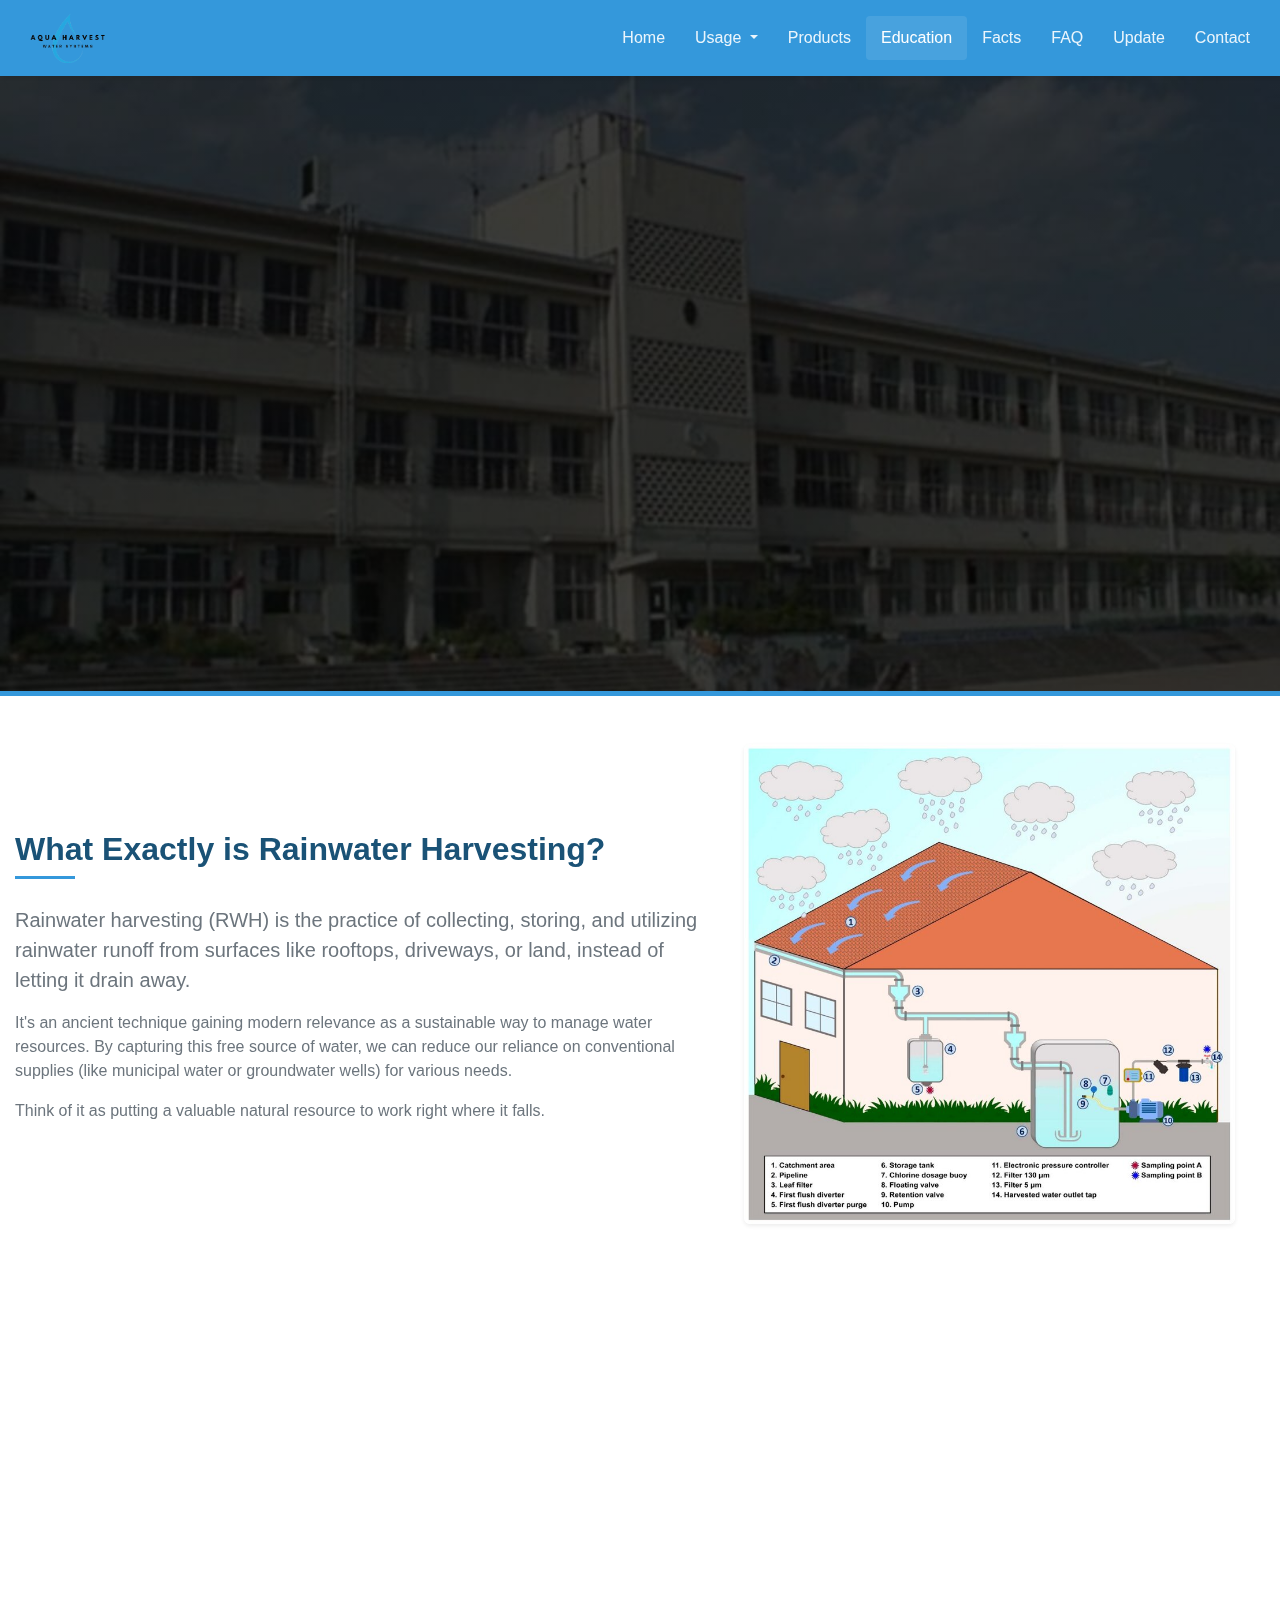
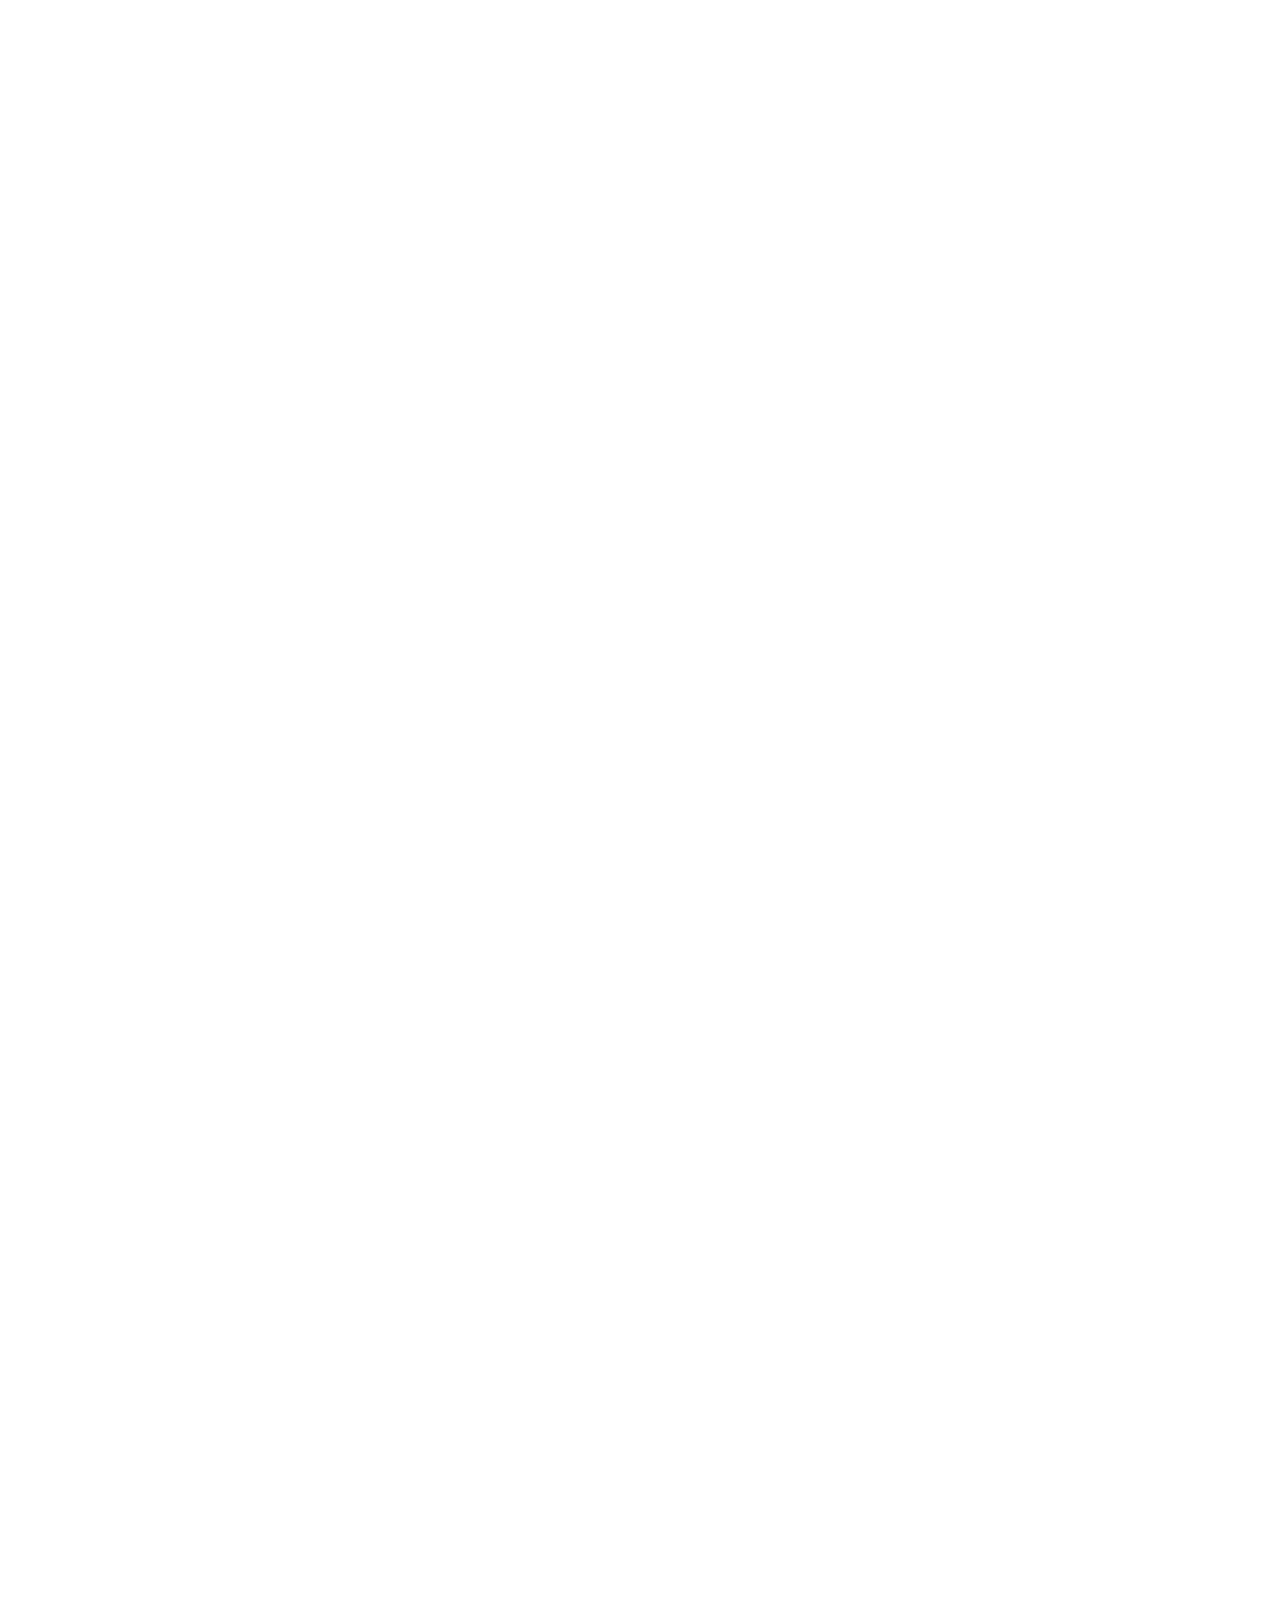
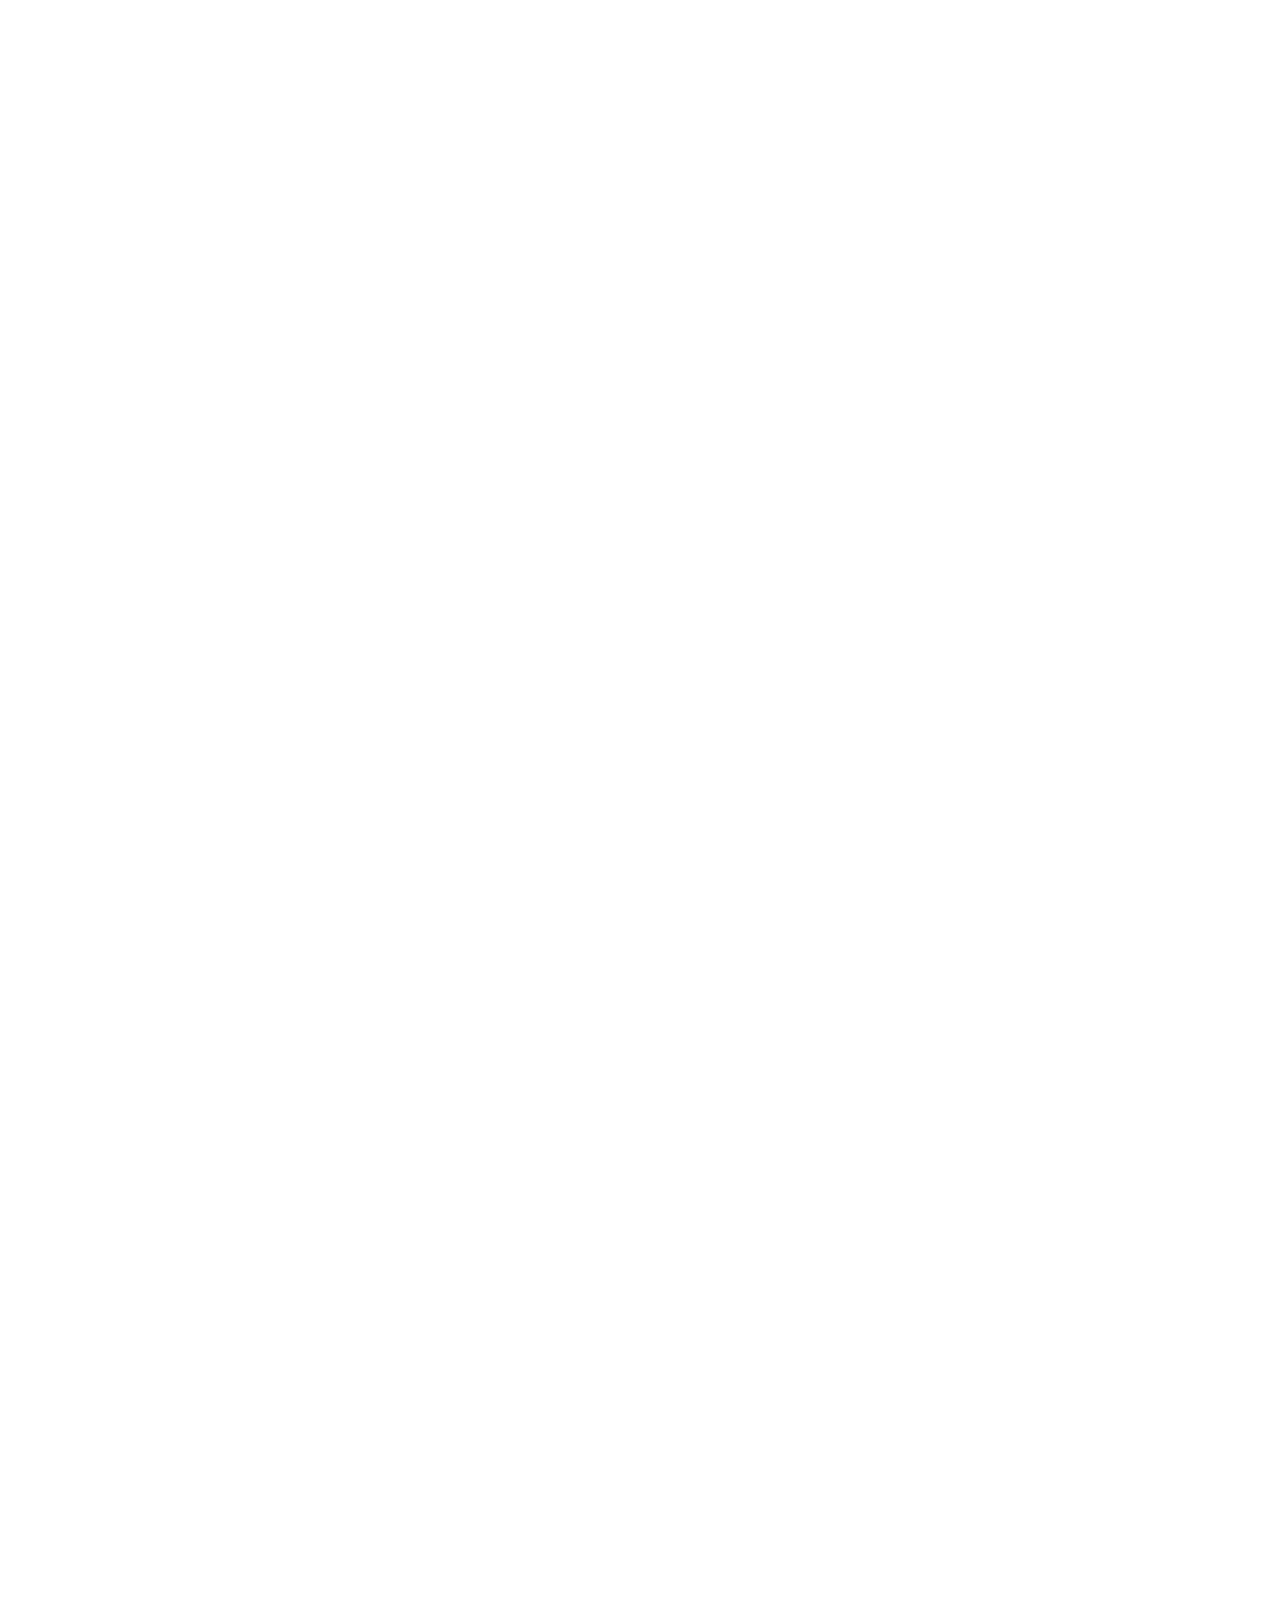
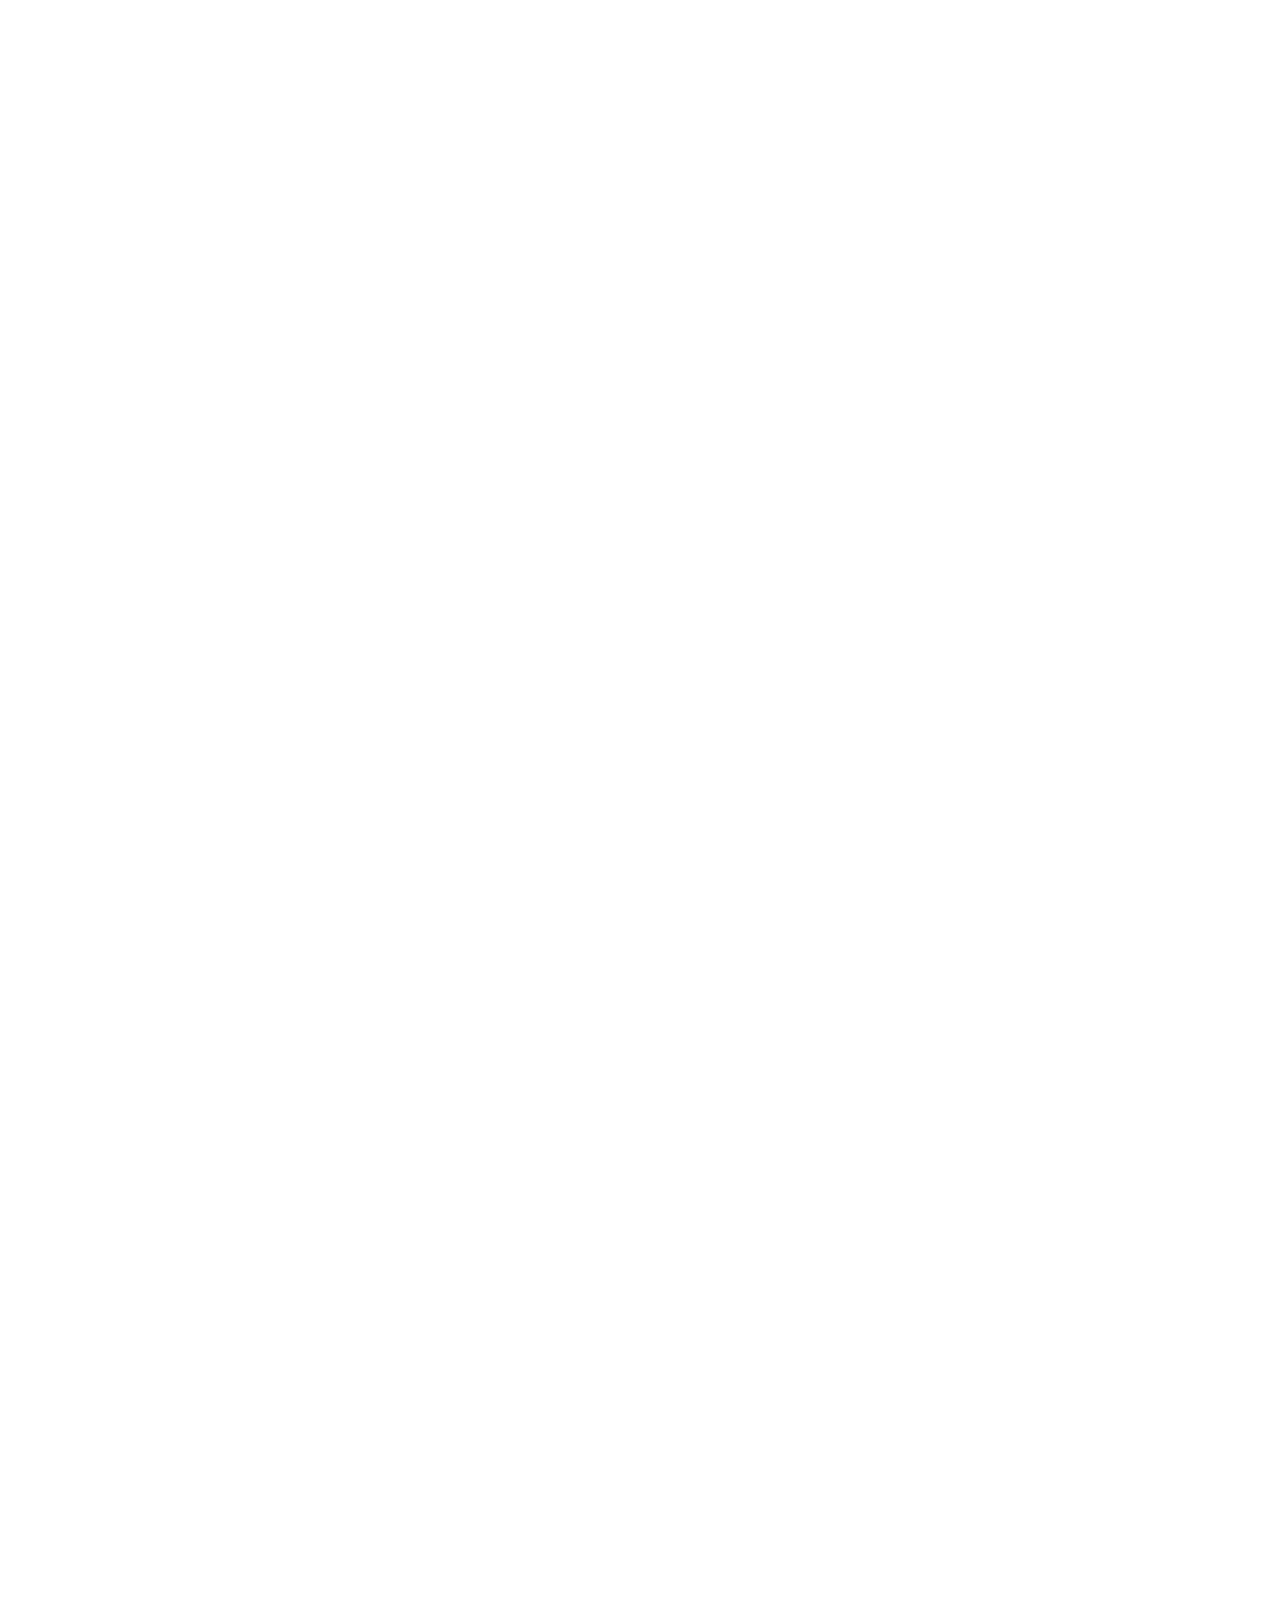
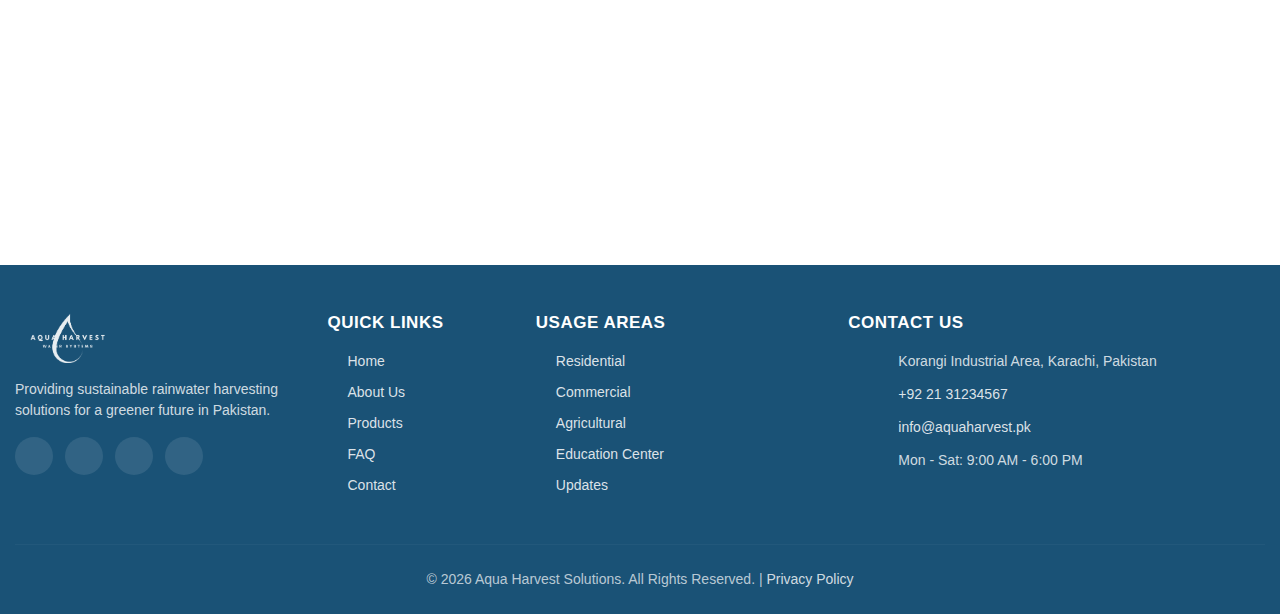
<file: education.html>
<!DOCTYPE html>
<html lang="en">
<head>
    <meta charset="UTF-8">
    <meta name="viewport" content="width=device-width, initial-scale=1.0">
    <title>Rainwater Harvesting Education | Aqua Harvest</title>

    <!-- Bootstrap CSS -->
    <link rel="stylesheet" href="https://cdn.jsdelivr.net/npm/bootstrap@5.3.3/dist/css/bootstrap.min.css" integrity="sha384-QWTKZyjpPEjISv5WaRU9OFeRpok6YctnYmDr5pNlyT2bRjXh0JMhjY6hW+ALEwIH" crossorigin="anonymous">

    <!-- Font Awesome -->
    <link rel="stylesheet" href="https://cdnjs.cloudflare.com/ajax/libs/font-awesome/6.5.1/css/all.min.css" integrity="sha512-DTOQO9RWCH3ppGqcWaEA1BIZOC6xxalwEsw9c2QQeAIftl+Vegovlnee1c9QX4TctnWMn13TZye+giMm8e2LwA==" crossorigin="anonymous" referrerpolicy="no-referrer" />

    <!-- Global Custom CSS -->
    <link rel="stylesheet" href="style.css">

    <!-- Favicon -->
    <link rel="icon" href="images/Favicon img.png" type="image/x-icon">
</head>
<body>

    <!-- Navbar Section -->
    <nav class="navbar navbar-expand-lg fixed-top shadow-sm">
        <div class="container">
            <a class="navbar-brand" href="index.html">
                <img src="images/Aqua_harvest-removebg-preview.png" alt="Aqua Harvest Logo" height="50">
            </a>
            <button class="navbar-toggler" type="button" data-bs-toggle="collapse" data-bs-target="#navbarNavDropdown" aria-controls="navbarNavDropdown" aria-expanded="false" aria-label="Toggle navigation">
                <span class="navbar-toggler-icon"></span>
            </button>
            <div class="collapse navbar-collapse" id="navbarNavDropdown">
                <ul class="navbar-nav ms-auto mb-2 mb-lg-0">
                    <li class="nav-item">
                        <a class="nav-link" href="index.html">Home</a>
                    </li>
                    <li class="nav-item dropdown hover-dropdown">
                        <a class="nav-link dropdown-toggle" href="#" id="navbarDropdownMenuLink1" role="button" data-bs-toggle="dropdown" aria-expanded="false">
                            Usage
                        </a>
                        <ul class="dropdown-menu" aria-labelledby="navbarDropdownMenuLink1">
                            <li><a class="dropdown-item" href="residential.html">Residential Area</a></li>
                            <li><a class="dropdown-item" href="commercial.html">Commercial Area</a></li>
                            <li><a class="dropdown-item" href="agricultural.html">Agricultural Area</a></li>
                        </ul>
                    </li>
                    <li class="nav-item"><a class="nav-link" href="product.html">Products</a></li>
                    <li class="nav-item"><a class="nav-link active" aria-current="page" href="education.html">Education</a></li>
                    <li class="nav-item"><a class="nav-link" href="facts.html">Facts</a></li>
                    <li class="nav-item"><a class="nav-link" href="#faq-education">FAQ</a></li>
                    <li class="nav-item"><a class="nav-link" href="update.html">Update</a></li>
                    <li class="nav-item"><a class="nav-link" href="contact.html">Contact</a></li>
                </ul>
            </div>
        </div>
    </nav>
    <!-- Navbar Section End -->

    <!-- Page Header -->
    <header class="page-header-education text-white d-flex align-items-center">
        <div class="container text-center">
            <h1 class="display-4 fw-bold mb-3 animate-on-load">Understanding Rainwater Harvesting</h1>
            <p class="lead col-lg-9 mx-auto animate-on-load animate-delay-1">Your comprehensive guide to the principles, benefits, and practices of collecting and using rainwater.</p>
        </div>
    </header>
    <!-- Page Header End -->

    <main>

        <!-- What is RWH? -->
        <section id="edu-what-is" class="py-5 fade-in-on-scroll">
            <div class="container">
                <div class="row align-items-center g-5">
                    <div class="col-lg-7">
                        <h2 class="section-heading text-start mb-3">What Exactly is Rainwater Harvesting?</h2>
                        <p class="text-muted fs-5">Rainwater harvesting (RWH) is the practice of collecting, storing, and utilizing rainwater runoff from surfaces like rooftops, driveways, or land, instead of letting it drain away.</p>
                        <p class="text-muted">It's an ancient technique gaining modern relevance as a sustainable way to manage water resources. By capturing this free source of water, we can reduce our reliance on conventional supplies (like municipal water or groundwater wells) for various needs.</p>
                        <p class="text-muted">Think of it as putting a valuable natural resource to work right where it falls.</p>
                    </div>
                    <div class="col-lg-5">
                        <img src="images/edu intro.jpg" alt="Simple diagram showing rain falling on roof, going to tank" class="img-fluid rounded shadow-sm">
                    </div>
                </div>
            </div>
        </section>
        <!-- What is RWH? End -->

        <!-- Importance -->
        <section id="edu-why-important" class="py-5 bg-light fade-in-on-scroll">
            <div class="container">
                <h2 class="section-heading text-center mb-5">The Importance of Harvesting Rain</h2>
                <div class="row g-4">
                    <div class="col-lg-4 col-md-6">
                        <div class="edu-point h-100 p-4 border rounded bg-white text-center fade-in-on-scroll animate-delay-1">
                            <i class="fas fa-water fa-3x text-primary-darker mb-3"></i>
                            <h5 class="fw-semibold mb-2">Water Conservation</h5>
                            <p class="small text-muted">Reduces strain on municipal water systems and conserves precious groundwater, especially vital during droughts.</p>
                        </div>
                    </div>
                    <div class="col-lg-4 col-md-6">
                        <div class="edu-point h-100 p-4 border rounded bg-white text-center fade-in-on-scroll animate-delay-2">
                            <i class="fas fa-dollar-sign fa-3x text-primary-darker mb-3"></i>
                            <h5 class="fw-semibold mb-2">Cost Savings</h5>
                            <p class="small text-muted">Significantly lowers water bills by substituting free rainwater for non-potable uses.</p>
                        </div>
                    </div>
                    <div class="col-lg-4 col-md-6">
                        <div class="edu-point h-100 p-4 border rounded bg-white text-center fade-in-on-scroll animate-delay-3">
                            <i class="fas fa-leaf fa-3x text-success mb-3"></i>
                            <h5 class="fw-semibold mb-2">Environmental Protection</h5>
                            <p class="small text-muted">Reduces stormwater runoff, minimizing erosion, pollution, and localized flooding.</p>
                        </div>
                    </div>
                     <div class="col-lg-4 col-md-6">
                        <div class="edu-point h-100 p-4 border rounded bg-white text-center fade-in-on-scroll animate-delay-1">
                            <i class="fas fa-seedling fa-3x text-success mb-3"></i>
                            <h5 class="fw-semibold mb-2">Improved Plant Health</h5>
                            <p class="small text-muted">Rainwater is naturally soft and free from chlorine, making it ideal for gardens and landscapes.</p>
                        </div>
                    </div>
                     <div class="col-lg-4 col-md-6">
                        <div class="edu-point h-100 p-4 border rounded bg-white text-center fade-in-on-scroll animate-delay-2">
                            <i class="fas fa-shield-alt fa-3x text-warning mb-3"></i>
                            <h5 class="fw-semibold mb-2">Increased Self-Sufficiency</h5>
                            <p class="small text-muted">Provides a degree of water independence, offering a backup supply during restrictions or emergencies.</p>
                        </div>
                    </div>
                     <div class="col-lg-4 col-md-6">
                        <div class="edu-point h-100 p-4 border rounded bg-white text-center fade-in-on-scroll animate-delay-3">
                            <i class="fas fa-puzzle-piece fa-3x text-info mb-3"></i>
                            <h5 class="fw-semibold mb-2">Simple & Adaptable</h5>
                            <p class="small text-muted">Systems range from basic rain barrels to sophisticated solutions, adaptable to various needs.</p>
                        </div>
                    </div>
                </div>
            </div>
        </section>
        <!-- Importance End -->

        <!-- Components -->
        <section id="edu-components" class="py-5 fade-in-on-scroll">
            <div class="container">
                <h2 class="section-heading text-center mb-5">How the System Works: Key Components</h2>
                <div class="row g-4">
                    <div class="col-lg-4 col-md-6">
                        <div class="component-card text-center p-3 border rounded h-100 fade-in-on-scroll animate-delay-1">
                            <i class="fas fa-th-large fa-3x text-primary-darker mb-3"></i>
                            <h5 class="fw-semibold mb-2">1. Catchment Surface</h5>
                            <p class="small text-muted">Usually the roof; collects the falling rain.</p>
                        </div>
                    </div>
                    <div class="col-lg-4 col-md-6">
                        <div class="component-card text-center p-3 border rounded h-100 fade-in-on-scroll animate-delay-2">
                            <i class="fas fa-stream fa-3x text-primary-darker mb-3"></i>
                            <h5 class="fw-semibold mb-2">2. Conveyance</h5>
                            <p class="small text-muted">Gutters & downspouts transport the water.</p>
                        </div>
                    </div>
                    <div class="col-lg-4 col-md-6">
                        <div class="component-card text-center p-3 border rounded h-100 fade-in-on-scroll animate-delay-3">
                            <i class="fas fa-filter fa-3x text-primary-darker mb-3"></i>
                            <h5 class="fw-semibold mb-2">3. Pre-Filtration</h5>
                            <p class="small text-muted">Screens & diverters remove large debris.</p>
                        </div>
                    </div>
                    <div class="col-lg-4 col-md-6">
                        <div class="component-card text-center p-3 border rounded h-100 fade-in-on-scroll animate-delay-1">
                            <i class="fas fa-database fa-3x text-primary-darker mb-3"></i>
                            <h5 class="fw-semibold mb-2">4. Storage Tank</h5>
                            <p class="small text-muted">Stores collected water (barrels, cisterns).</p>
                        </div>
                    </div>
                    <div class="col-lg-4 col-md-6">
                        <div class="component-card text-center p-3 border rounded h-100 fade-in-on-scroll animate-delay-2">
                            <i class="fas fa-faucet fa-3x text-primary-darker mb-3"></i>
                            <h5 class="fw-semibold mb-2">5. Distribution</h5>
                            <p class="small text-muted">Tap or pump delivers water for use.</p>
                        </div>
                    </div>
                    <div class="col-lg-4 col-md-6">
                        <div class="component-card text-center p-3 border rounded h-100 fade-in-on-scroll animate-delay-3">
                            <i class="fas fa-water-ladder fa-3x text-primary-darker mb-3"></i>
                            <h5 class="fw-semibold mb-2">6. Overflow</h5>
                            <p class="small text-muted">Safely directs excess water away when full.</p>
                        </div>
                    </div>
                </div>
                 
            </div>
        </section>
        <!-- Components End -->

        <!-- DIY Setup -->
        <section id="edu-diy" class="py-5 bg-light fade-in-on-scroll">
            <div class="container">
                <h2 class="section-heading text-center mb-5">DIY Simple Setup: Rain Barrel System</h2>
                <p class="text-muted text-center col-lg-8 mx-auto mb-5">Want to start small? Setting up a basic rain barrel is a great entry point into rainwater harvesting. Here’s a simplified guide:</p>
                <div class="row align-items-center g-5">
                    <div class="col-lg-6 order-lg-2">
                        <img src="images/barel rain.jpg" alt="Photo of a rain barrel connected to a downspout" class="img-fluid rounded shadow-sm">
                    </div>
                    <div class="col-lg-6 order-lg-1">
                        <ol class="list-group list-group-flush numbered-list">
                            <li class="list-group-item">
                                <div class="ms-2 me-auto">
                                    <div class="fw-bold">Choose Your Barrel</div>
                                    Select a food-grade plastic barrel (50-100 gallons) with a lid. Ensure it's opaque to prevent algae.
                                </div>
                            </li>
                            <li class="list-group-item">
                                <div class="ms-2 me-auto">
                                    <div class="fw-bold">Prepare the Barrel</div>
                                    Install a spigot near the bottom for easy water access and an overflow fitting near the top. Create an inlet hole on the lid for the downspout.
                                </div>
                            </li>
                            <li class="list-group-item">
                                <div class="ms-2 me-auto">
                                    <div class="fw-bold">Create a Stable Base</div>
                                    Place the barrel on level concrete blocks or a sturdy stand to elevate the spigot for filling watering cans.
                                </div>
                            </li>
                            <li class="list-group-item">
                                <div class="ms-2 me-auto">
                                    <div class="fw-bold">Modify Downspout</div>
                                    Cut your existing downspout above the barrel height and attach an elbow or flexible diverter to direct water into the barrel's inlet.
                                </div>
                            </li>
                            <li class="list-group-item">
                                <div class="ms-2 me-auto">
                                    <div class="fw-bold">Add Screens & Overflow Hose</div>
                                    Place a screen over the inlet to keep out debris and mosquitoes. Attach a hose to the overflow fitting to direct excess water away from your foundation.
                                </div>
                            </li>
                             <li class="list-group-item">
                                <div class="ms-2 me-auto">
                                    <div class="fw-bold">Maintain</div>
                                    Regularly clean the screen and check the barrel. Drain completely before freezing weather.
                                </div>
                            </li>
                        </ol>
                    </div>
                </div>
            </div>
        </section>
        <!-- DIY Setup End -->

        <!-- Uses -->
        <section id="edu-uses" class="py-5 fade-in-on-scroll">
            <div class="container">
                <h2 class="section-heading text-center mb-5">Common Uses for Harvested Rainwater</h2>
                <div class="row g-4">
                    <div class="col-md-6">
                        <div class="p-3 border rounded h-100 bg-light fade-in-on-scroll animate-delay-1">
                            <h4 class="text-primary-darkest mb-3"><i class="fas fa-times-circle me-2 text-danger"></i> Non-Potable Uses</h4>
                            <p class="small text-muted mb-3">(Usually require minimal treatment)</p>
                            <ul class="list-unstyled edu-use-list">
                                <li><i class="fas fa-check text-success me-2"></i>Landscape & Garden Irrigation</li>
                                <li><i class="fas fa-check text-success me-2"></i>Washing Vehicles, Patios, Sidewalks</li>
                                <li><i class="fas fa-check text-success me-2"></i>Topping off Swimming Pools or Ponds</li>
                                <li><i class="fas fa-check text-success me-2"></i>Toilet & Urinal Flushing</li>
                                <li><i class="fas fa-check text-success me-2"></i>Laundry (basic filtration often needed)</li>
                                <li><i class="fas fa-check text-success me-2"></i>Dust Suppression / Outdoor Cleaning</li>
                            </ul>
                        </div>
                    </div>
                    <div class="col-md-6">
                         <div class="p-3 border rounded h-100 bg-light fade-in-on-scroll animate-delay-2">
                            <h4 class="text-primary-darkest mb-3"><i class="fas fa-check-circle me-2 text-success"></i> Potable Uses</h4>
                            <p class="small text-muted mb-3">(Require advanced treatment & compliance)</p>
                            <ul class="list-unstyled edu-use-list">
                                <li><i class="fas fa-exclamation-triangle text-warning me-2"></i>Drinking Water</li>
                                <li><i class="fas fa-exclamation-triangle text-warning me-2"></i>Cooking & Food Preparation</li>
                                <li><i class="fas fa-exclamation-triangle text-warning me-2"></i>Bathing & Showering</li>
                                <li><i class="fas fa-exclamation-triangle text-warning me-2"></i>Dishwashing</li>
                            </ul>
                            <p class="small text-muted fst-italic mt-3"><strong>Important:</strong> Potable use requires meeting strict water quality standards and local health regulations. Always consult professionals.</p>
                        </div>
                    </div>
                </div>
            </div>
        </section>
        <!-- Uses End -->

        <!-- Water Quality -->
        <section id="edu-quality" class="py-5 bg-light fade-in-on-scroll">
            <div class="container">
                 <h2 class="section-heading text-center mb-5">Water Quality Considerations</h2>
                 <div class="row align-items-center g-5">
                     <div class="col-lg-6">
                         <h4 class="text-primary-darker mb-3">Potential Contaminants</h4>
                         <p class="text-muted">Rain itself is pure, but runoff can pick up:</p>
                         <ul class="list-styled text-muted small">
                             <li>Dust, pollen, atmospheric pollutants</li>
                             <li>Bird droppings, insects, animal feces</li>
                             <li>Roofing materials (particles, metals, sealants)</li>
                             <li>Leaves, twigs, organic debris</li>
                             <li>Bacteria, viruses, protozoa (less common)</li>
                         </ul>
                         <h4 class="text-primary-darker mt-4 mb-3">Ensuring Safety (Treatment Levels)</h4>
                         <ul class="list-styled text-muted small">
                             <li><strong>Irrigation:</strong> Basic pre-filtration (screens, first-flush).</li>
                             <li><strong>Indoor Non-Potable:</strong> Pre-filtration + sediment filter.</li>
                             <li><strong>Potable:</strong> Multi-stage: Pre-filtration, sediment, carbon, UV disinfection. Regular testing vital.</li>
                         </ul>
                     </div>
                     <div class="col-lg-6">
                         <img src="images/differ filtration stages.jpg" alt="Diagram showing different filtration stages for rainwater" class="img-fluid rounded shadow-sm">
                     </div>
                 </div>
            </div>
        </section>
        <!-- Water Quality End -->

        <!-- Common Mistakes -->
        <section id="edu-mistakes" class="py-5 fade-in-on-scroll">
            <div class="container">
                <h2 class="section-heading text-center mb-5">Common Mistakes to Avoid</h2>
                <div class="row g-4">
                    <div class="col-lg-4 col-md-6">
                        <div class="mistake-card h-100 p-3 border border-danger rounded bg-light text-center fade-in-on-scroll animate-delay-1">
                            <i class="fas fa-times-circle fa-3x text-danger mb-3"></i>
                            <h5 class="fw-semibold mb-2">Ignoring Pre-Filtration</h5>
                            <p class="small text-muted">Leads to debris clogging tanks, pumps, and reducing water quality quickly.</p>
                        </div>
                    </div>
                    <div class="col-lg-4 col-md-6">
                        <div class="mistake-card h-100 p-3 border border-danger rounded bg-light text-center fade-in-on-scroll animate-delay-2">
                            <i class="fas fa-ruler fa-3x text-danger mb-3"></i>
                            <h5 class="fw-semibold mb-2">Incorrect Tank Sizing</h5>
                            <p class="small text-muted">Too small limits potential; too large increases cost unnecessarily and water may sit too long.</p>
                        </div>
                    </div>
                    <div class="col-lg-4 col-md-6">
                        <div class="mistake-card h-100 p-3 border border-danger rounded bg-light text-center fade-in-on-scroll animate-delay-3">
                            <i class="fas fa-water-ladder fa-3x text-danger mb-3"></i>
                            <h5 class="fw-semibold mb-2">Improper Overflow</h5>
                            <p class="small text-muted">Can cause water damage to foundations if excess water isn't directed safely away.</p>
                        </div>
                    </div>
                     <div class="col-lg-4 col-md-6">
                        <div class="mistake-card h-100 p-3 border border-danger rounded bg-light text-center fade-in-on-scroll animate-delay-1">
                            <i class="fas fa-tools fa-3x text-danger mb-3"></i>
                            <h5 class="fw-semibold mb-2">Neglecting Maintenance</h5>
                            <p class="small text-muted">Clogged gutters, dirty filters, and sediment buildup reduce efficiency and water quality.</p>
                        </div>
                    </div>
                     <div class="col-lg-4 col-md-6">
                        <div class="mistake-card h-100 p-3 border border-danger rounded bg-light text-center fade-in-on-scroll animate-delay-2">
                            <i class="fas fa-sun fa-3x text-danger mb-3"></i>
                            <h5 class="fw-semibold mb-2">Using Clear Tanks</h5>
                            <p class="small text-muted">Sunlight promotes algae growth inside the tank, affecting water quality and potentially clogging filters.</p>
                        </div>
                    </div>
                     <div class="col-lg-4 col-md-6">
                        <div class="mistake-card h-100 p-3 border border-danger rounded bg-light text-center fade-in-on-scroll animate-delay-3">
                            <i class="fas fa-gavel fa-3x text-danger mb-3"></i>
                            <h5 class="fw-semibold mb-2">Ignoring Local Regulations</h5>
                            <p class="small text-muted">Failure to check rules can lead to issues, especially for larger systems or potable use.</p>
                        </div>
                    </div>
                </div>
            </div>
        </section>
        <!-- Common Mistakes End -->

        <!-- Maintenance -->
        <section id="edu-maintenance" class="py-5 bg-light fade-in-on-scroll">
            <div class="container">
                <h2 class="section-heading text-center mb-5">System Maintenance is Key</h2>
                <p class="text-muted text-center col-lg-8 mx-auto mb-5">Regular maintenance ensures efficiency and water quality. Neglect leads to clogs, poor quality, and damage.</p>
                <div class="row g-4">
                    <div class="col-md-6 col-lg-4">
                        <div class="edu-point h-100 p-3 border rounded bg-white fade-in-on-scroll animate-delay-1 text-center">
                            <h5 class="fw-semibold text-primary-darkest mb-2"><i class="fas fa-leaf me-2"></i>Gutters & Screens</h5>
                            <p class="small text-muted">Clean regularly (2-4 times/year+) to prevent blockages.</p>
                        </div>
                    </div>
                    <div class="col-md-6 col-lg-4">
                        <div class="edu-point h-100 p-3 border rounded bg-white fade-in-on-scroll animate-delay-2 text-center">
                            <h5 class="fw-semibold text-primary-darkest mb-2"><i class="fas fa-filter me-2"></i>Pre-Filters</h5>
                            <p class="small text-muted">Inspect & clean first-flush/inlet filters per instructions.</p>
                        </div>
                    </div>
                    <div class="col-md-6 col-lg-4">
                        <div class="edu-point h-100 p-3 border rounded bg-white fade-in-on-scroll animate-delay-3 text-center">
                            <h5 class="fw-semibold text-primary-darkest mb-2"><i class="fas fa-database me-2"></i>Storage Tank</h5>
                            <p class="small text-muted">Inspect annually for sediment; clean every 2-5 years.</p>
                        </div>
                    </div>
                    <div class="col-md-6 col-lg-4">
                        <div class="edu-point h-100 p-3 border rounded bg-white fade-in-on-scroll animate-delay-1 text-center">
                            <h5 class="fw-semibold text-primary-darkest mb-2"><i class="fas fa-pump-soap me-2"></i>Pumps & Pipes</h5>
                            <p class="small text-muted">Check periodically for leaks and proper operation.</p>
                        </div>
                    </div>
                    <div class="col-md-6 col-lg-4">
                        <div class="edu-point h-100 p-3 border rounded bg-white fade-in-on-scroll animate-delay-2 text-center">
                            <h5 class="fw-semibold text-primary-darkest mb-2"><i class="fas fa-vial me-2"></i>Treatment Components</h5>
                            <p class="small text-muted">Replace filters/UV lamps on schedule. Test water if potable.</p>
                        </div>
                    </div>
                     <div class="col-md-6 col-lg-4">
                        <div class="edu-point h-100 p-3 border rounded bg-white fade-in-on-scroll animate-delay-3 text-center">
                            <h5 class="fw-semibold text-primary-darkest mb-2"><i class="fas fa-water-ladder me-2"></i>Overflow</h5>
                            <p class="small text-muted">Ensure outlet is clear and directs water safely away.</p>
                        </div>
                    </div>
                </div>
            </div>
        </section>
        <!-- Maintenance End -->

        <!-- Planning & Calculator -->
        <section id="edu-planning" class="py-5 fade-in-on-scroll">
            <div class="container">
                <h2 class="section-heading text-center mb-5">Planning Your System</h2>
                <div class="row g-5">
                    <div class="col-lg-6">
                        <h4 class="text-primary-darker mb-3"><i class="fas fa-clipboard-list me-2"></i>Key Considerations</h4>
                        <ul class="list-group list-group-flush">
                            <li class="list-group-item border-0 px-0"><i class="fas fa-cloud-rain me-2 text-info fa-fw"></i> <strong>Rainfall:</strong> Local annual/seasonal amounts?</li>
                            <li class="list-group-item border-0 px-0"><i class="fas fa-ruler-combined me-2 text-info fa-fw"></i> <strong>Catchment Area:</strong> Roof/surface square footage?</li>
                            <li class="list-group-item border-0 px-0"><i class="fas fa-tint me-2 text-info fa-fw"></i> <strong>Water Demand:</strong> How much needed & for what?</li>
                            <li class="list-group-item border-0 px-0"><i class="fas fa-map-marked-alt me-2 text-info fa-fw"></i> <strong>Space & Location:</strong> Where can components fit?</li>
                            <li class="list-group-item border-0 px-0"><i class="fas fa-balance-scale me-2 text-info fa-fw"></i> <strong>Budget:</strong> Installation & maintenance costs?</li>
                            <li class="list-group-item border-0 px-0"><i class="fas fa-gavel me-2 text-info fa-fw"></i> <strong>Regulations:</strong> Local rules? Permits needed?</li>
                        </ul>
                         <a href="contact.html" class="btn btn-primary mt-4">Get Professional Planning Help</a>
                    </div>
                    <div class="col-lg-6">
                        <h4 class="text-primary-darker mb-3"><i class="fas fa-calculator me-2"></i>Estimate Your Potential Harvest</h4>
                        <div class="calculator-box border rounded p-4 bg-light">
                            <p class="text-muted small mb-3">Enter your details to get a rough estimate:</p>
                            <div class="mb-3">
                                <label for="roofArea" class="form-label">Roof/Catchment Area (sq ft):</label>
                                <input type="number" class="form-control" id="roofArea" placeholder="e.g., 1500">
                            </div>
                            <div class="mb-3">
                                <label for="rainfall" class="form-label">Average Annual Rainfall (inches):</label>
                                <input type="number" class="form-control" id="rainfall" placeholder="e.g., 30">
                            </div>
                            <button class="btn btn-success w-100" id="calculateBtn">Calculate Potential Gallons</button>
                            <div id="calculationResult" class="mt-4 text-center fs-5 fw-semibold" style="min-height: 30px;">
                                <!-- Result will appear here via app.js -->
                            </div>
                             <p class="small text-muted mt-2 fst-italic text-center">Note: This is an estimate. Actual yield depends on system efficiency (~60-85%).</p>
                        </div>
                    </div>
                </div>
            </div>
        </section>
        <!-- Planning & Calculator End -->

        <!-- Further Resources (Optional) -->
        <section id="edu-resources" class="py-5 bg-light d-none fade-in-on-scroll">
             <div class="container">
                <h2 class="section-heading text-center mb-5">Learn More</h2>
                <p class="text-muted text-center col-lg-8 mx-auto mb-4">Explore these resources for more in-depth information:</p>
                <div class="list-group col-lg-8 mx-auto">
                    <a href="#" class="list-group-item list-group-item-action"><i class="fas fa-link me-2"></i> American Rainwater Catchment Systems Association (ARCSA)</a>
                    <a href="#" class="list-group-item list-group-item-action"><i class="fas fa-link me-2"></i> EPA Guide to Rainwater Harvesting</a>
                    <a href="#" class="list-group-item list-group-item-action"><i class="fas fa-link me-2"></i> Local Extension Office or Water Authority Website</a>
                </div>
            </div>
        </section>
        <!-- Further Resources End -->

        <!-- Education FAQs -->
        <section id="faq-education" class="py-5 fade-in-on-scroll">
            <div class="container">
                <h2 class="text-center mb-5 section-heading">Education FAQs</h2>
                <div class="accordion col-lg-8 mx-auto" id="faqAccordionEducation">
                    <div class="accordion-item">
                        <h2 class="accordion-header" id="headingEduOne">
                            <button class="accordion-button collapsed" type="button" data-bs-toggle="collapse" data-bs-target="#collapseEduOne" aria-expanded="false" aria-controls="collapseEduOne">
                                Does stored rainwater go bad or get stagnant?
                            </button>
                        </h2>
                        <div id="collapseEduOne" class="accordion-collapse collapse" aria-labelledby="headingEduOne" data-bs-parent="#faqAccordionEducation">
                            <div class="accordion-body small text-muted">
                                Properly stored rainwater in opaque, sealed tanks with good pre-filtration can last. Preventing sunlight inhibits algae. Circulation and cooler temperatures help. For long-term or potable use, additional treatment might be needed before use.
                            </div>
                        </div>
                    </div>
                    <div class="accordion-item">
                        <h2 class="accordion-header" id="headingEduTwo">
                            <button class="accordion-button collapsed" type="button" data-bs-toggle="collapse" data-bs-target="#collapseEduTwo" aria-expanded="false" aria-controls="collapseEduTwo">
                                What is a 'first-flush' diverter?
                            </button>
                        </h2>
                        <div id="collapseEduTwo" class="accordion-collapse collapse" aria-labelledby="headingEduTwo" data-bs-parent="#faqAccordionEducation">
                            <div class="accordion-body small text-muted">
                                It's a device that redirects the initial runoff (which contains the most roof contaminants like dust and droppings) away from the storage tank, significantly improving the quality of the stored water.
                            </div>
                        </div>
                    </div>
                    <div class="accordion-item">
                        <h2 class="accordion-header" id="headingEduThree">
                            <button class="accordion-button collapsed" type="button" data-bs-toggle="collapse" data-bs-target="#collapseEduThree" aria-expanded="false" aria-controls="collapseEduThree">
                                Can I harvest rain from surfaces other than my roof?
                            </button>
                        </h2>
                        <div id="collapseEduThree" class="accordion-collapse collapse" aria-labelledby="headingEduThree" data-bs-parent="#faqAccordionEducation">
                            <div class="accordion-body small text-muted">
                                Yes (driveways, patios, land via swales), but water quality is generally lower than roof runoff due to ground contaminants (oils, pesticides). More robust filtration is usually needed for storage and reuse compared to roof collection.
                            </div>
                        </div>
                    </div>
                    <div class="accordion-item">
                        <h2 class="accordion-header" id="headingEduFour">
                            <button class="accordion-button collapsed" type="button" data-bs-toggle="collapse" data-bs-target="#collapseEduFour" aria-expanded="false" aria-controls="collapseEduFour">
                                How do I prevent mosquitoes from breeding in my tank/barrel?
                            </button>
                        </h2>
                        <div id="collapseEduFour" class="accordion-collapse collapse" aria-labelledby="headingEduFour" data-bs-parent="#faqAccordionEducation">
                            <div class="accordion-body small text-muted">
                                Ensure all openings (inlets, overflows) are covered with fine mesh screens (like window screen material) to prevent mosquitoes from entering and laying eggs. Keep lids securely fastened.
                            </div>
                        </div>
                    </div>
                </div>
                 <div class="text-center mt-4">
                    <a href="faq.html" class="btn btn-outline-primary faq-more-btn">View More FAQs</a>
                </div>
            </div>
        </section>
        <!-- Education FAQs End -->

    </main>

    <!-- Scroll to Top Button -->
    <a href="#" id="scrollToTopBtn" title="Go to top"><i class="fas fa-arrow-up"></i></a>
    <!-- Scroll to Top Button End -->

    <!-- Footer -->
    <footer class="footer-section pt-5 pb-4">
        <div class="container">
            <div class="row justify-content-center">
                <!-- Column 1: Brand/About -->
                <div class="col-lg-3 col-md-6 mb-4 mb-lg-0">
                    <a class="navbar-brand mb-3 d-inline-block" href="index.html">
                        <img src="images/Aqua_harvest-removebg-preview.png" alt="Aqua Harvest Logo" height="60">
                    </a>
                    <p class="footer-text">Providing sustainable rainwater harvesting solutions for a greener future in Pakistan.</p>
                    <div class="social-icons mt-3">
                        <a href="#" class="social-icon"><i class="fab fa-facebook-f"></i></a>
                        <a href="#" class="social-icon"><i class="fab fa-twitter"></i></a>
                        <a href="#" class="social-icon"><i class="fab fa-linkedin-in"></i></a>
                        <a href="#" class="social-icon"><i class="fab fa-instagram"></i></a>
                    </div>
                </div>

                <!-- Column 2: Quick Links -->
                <div class="col-lg-2 col-md-6 mb-4 mb-lg-0">
                    <h5 class="footer-heading">Quick Links</h5>
                    <ul class="list-unstyled footer-links">
                        <li><a href="index.html">Home</a></li>
                        <li><a href="about.html">About Us</a></li> <!-- Placeholder Link -->
                        <li><a href="product.html">Products</a></li>
                        <li><a href="faq.html">FAQ</a></li>
                        <li><a href="contact.html">Contact</a></li>
                    </ul>
                </div>

                <!-- Column 3: Services/Usage -->
                <div class="col-lg-3 col-md-6 mb-4 mb-lg-0">
                    <h5 class="footer-heading">Usage Areas</h5>
                    <ul class="list-unstyled footer-links">
                        <li><a href="residential.html">Residential</a></li>
                        <li><a href="commercial.html">Commercial</a></li>
                        <li><a href="agricultural.html">Agricultural</a></li>
                        <li><a href="education.html">Education Center</a></li>
                        <li><a href="update.html">Updates</a></li>
                    </ul>
                </div>

                <!-- Column 4: Contact Info -->
                <div class="col-lg-4 col-md-6 mb-4 mb-lg-0">
                    <h5 class="footer-heading">Contact Us</h5>
                    <ul class="list-unstyled footer-contact-info">
                        <li><i class="fas fa-map-marker-alt"></i> Korangi Industrial Area, Karachi, Pakistan</li>
                        <li><i class="fas fa-phone"></i> <a href="tel:+922131234567">+92 21 31234567</a></li>
                        <li><i class="fas fa-envelope"></i> <a href="mailto:info@aquaharvest.pk">info@aquaharvest.pk</a></li>
                        <li><i class="fas fa-clock"></i> Mon - Sat: 9:00 AM - 6:00 PM</li>
                    </ul>
                </div>
            </div>

            <hr class="footer-divider">

            <div class="text-center footer-bottom-text">
                &copy; <span id="currentYear"></span> Aqua Harvest Solutions. All Rights Reserved. | <a href="privacy.html">Privacy Policy</a> <!-- Placeholder -->
            </div>
        </div>
    </footer>
    <!-- Footer End -->

    <!-- Bootstrap JS Bundle -->
    <script src="https://cdn.jsdelivr.net/npm/bootstrap@5.3.3/dist/js/bootstrap.bundle.min.js" integrity="sha384-YvpcrYf0tY3lHB60NNkmXc5s9fDVZLESaAA55NDzOxhy9GkcIdslK1eN7N6jIeHz" crossorigin="anonymous"></script>

    <!-- Global Custom JS -->
    <script src="app.js"></script>
</body>
</html>
</file>
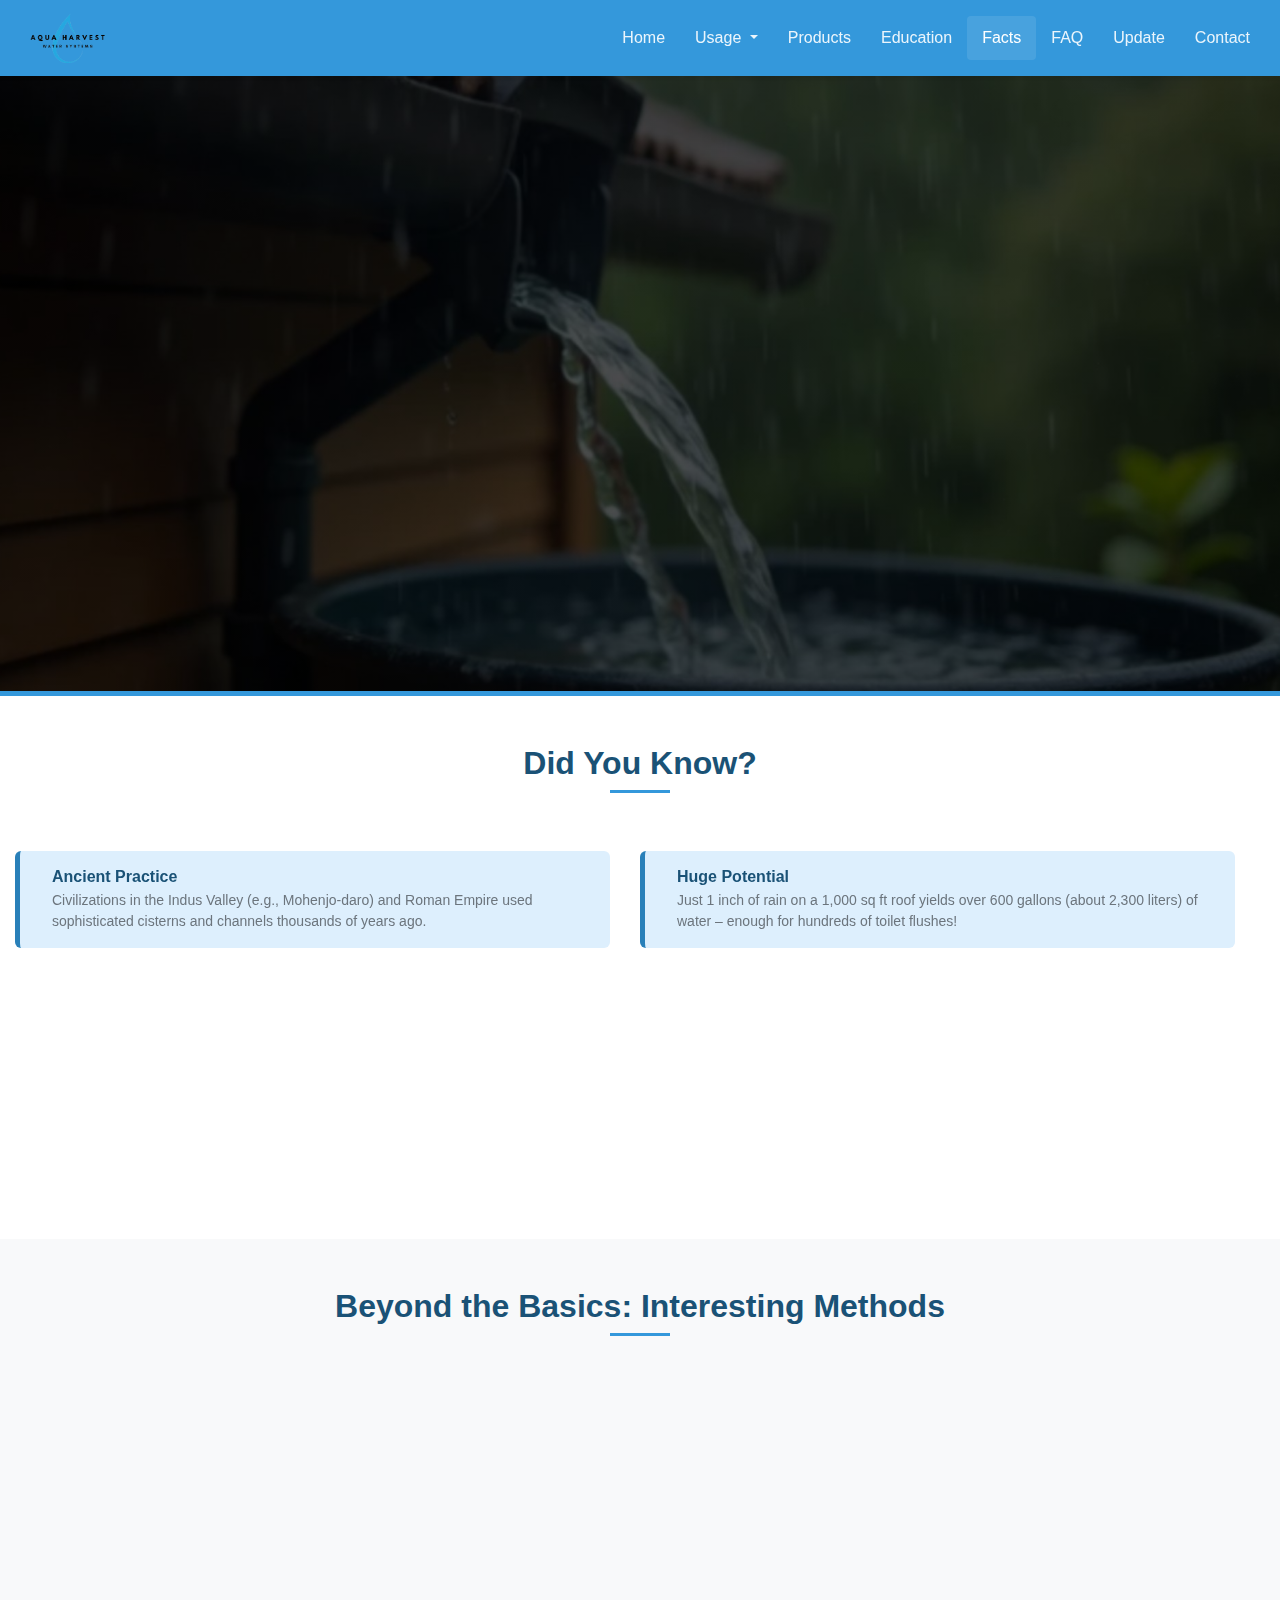
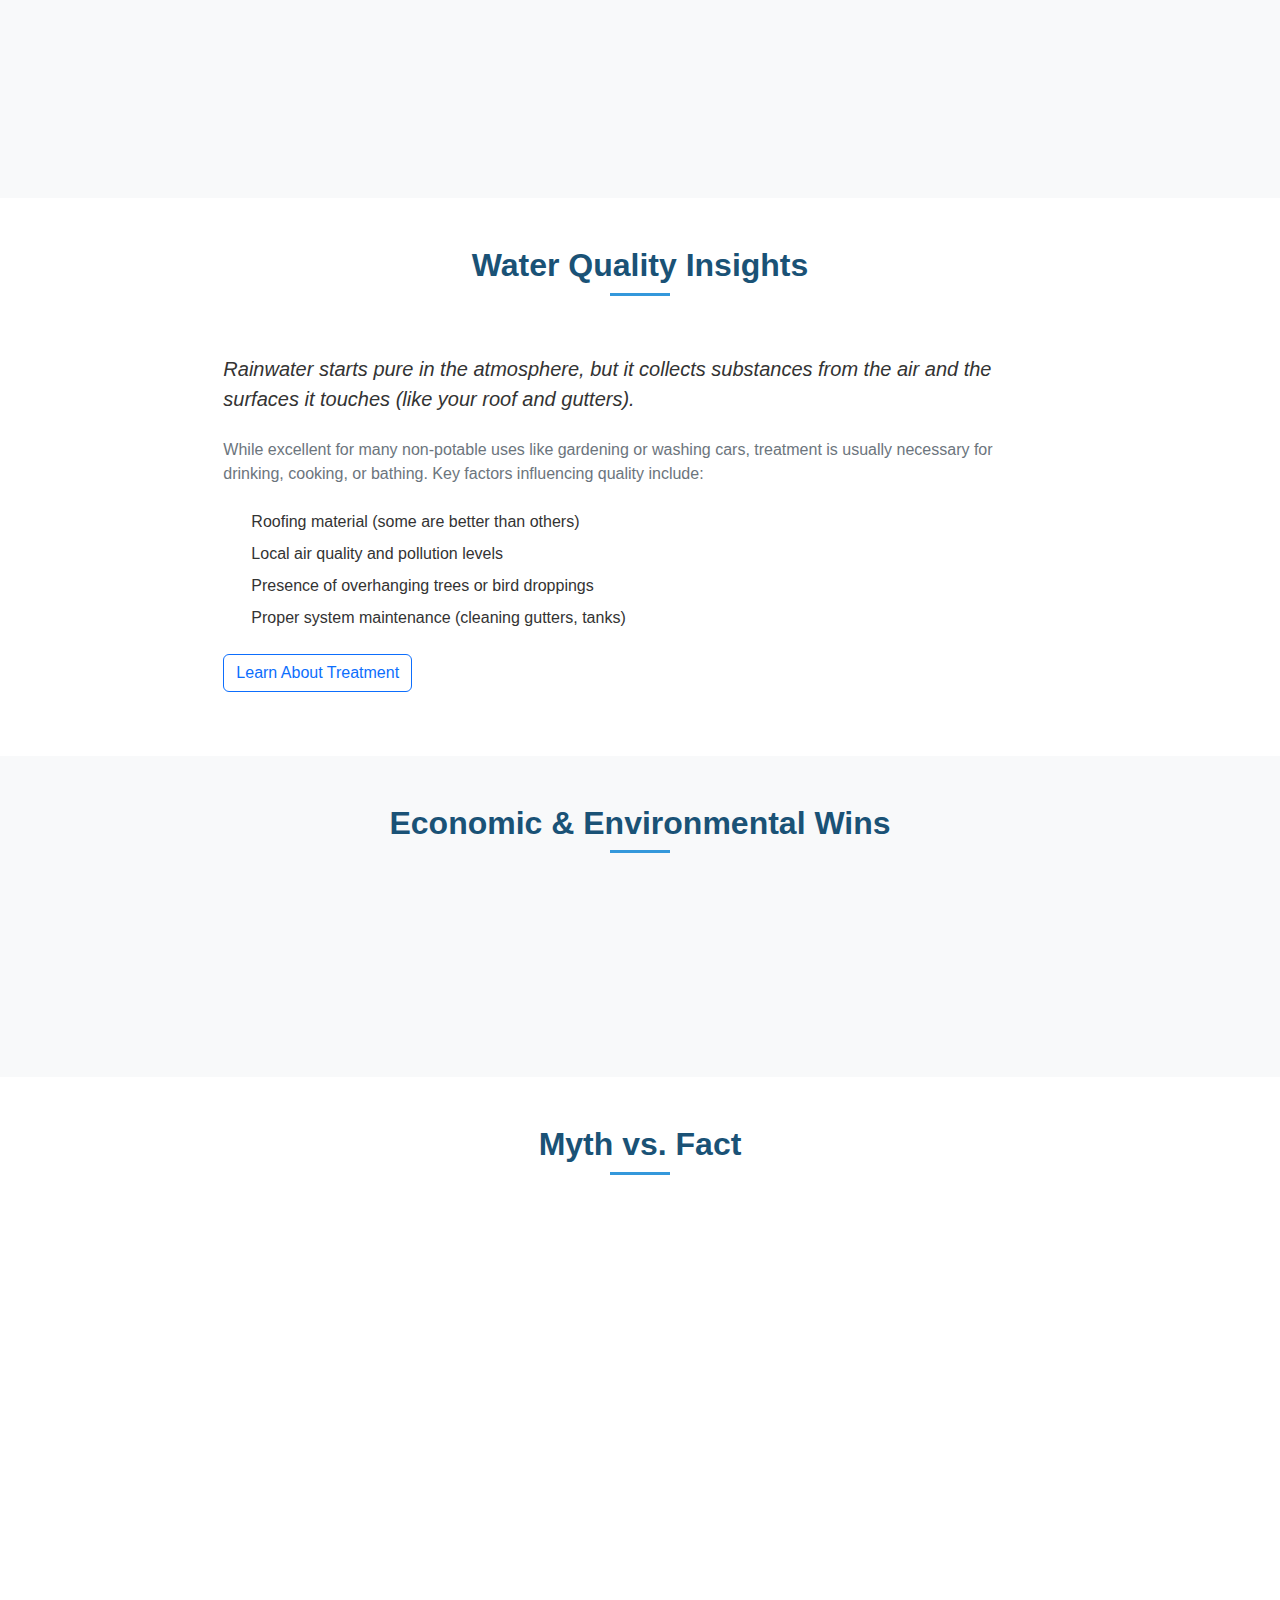
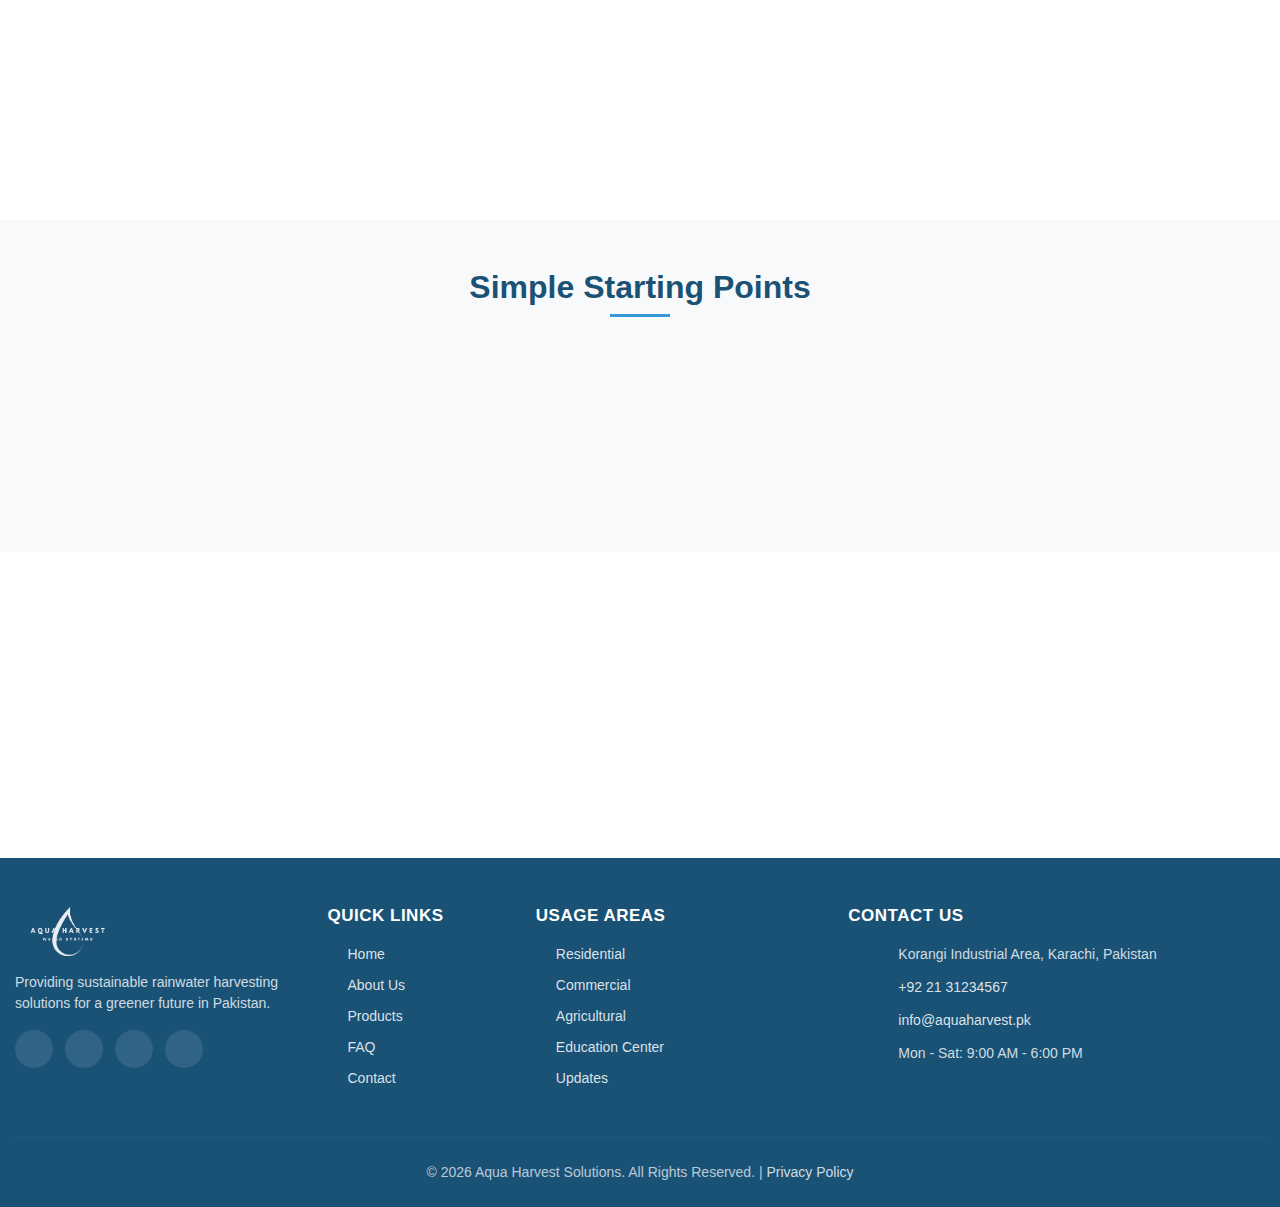
<file: facts.html>
<!DOCTYPE html>
<html lang="en">
<head>
    <meta charset="UTF-8">
    <meta name="viewport" content="width=device-width, initial-scale=1.0">
    <title>Rainwater Harvesting Facts & Methods | Aqua Harvest</title>

    <!-- Bootstrap CSS -->
    <link rel="stylesheet" href="https://cdn.jsdelivr.net/npm/bootstrap@5.3.3/dist/css/bootstrap.min.css" integrity="sha384-QWTKZyjpPEjISv5WaRU9OFeRpok6YctnYmDr5pNlyT2bRjXh0JMhjY6hW+ALEwIH" crossorigin="anonymous">

    <!-- Font Awesome -->
    <link rel="stylesheet" href="https://cdnjs.cloudflare.com/ajax/libs/font-awesome/6.5.1/css/all.min.css" integrity="sha512-DTOQO9RWCH3ppGqcWaEA1BIZOC6xxalwEsw9c2QQeAIftl+Vegovlnee1c9QX4TctnWMn13TZye+giMm8e2LwA==" crossorigin="anonymous" referrerpolicy="no-referrer" />

    <!-- Global Custom CSS -->
    <link rel="stylesheet" href="style.css">

    <!-- Favicon -->
    <link rel="icon" href="images/Favicon img.png" type="image/x-icon">

</head>
<body>

    <!-- Navbar Section -->
    <nav class="navbar navbar-expand-lg fixed-top shadow-sm">
        <div class="container">
            <a class="navbar-brand" href="index.html">
                <img src="images/Aqua_harvest-removebg-preview.png" alt="Aqua Harvest Logo" height="50">
            </a>
            <button class="navbar-toggler" type="button" data-bs-toggle="collapse" data-bs-target="#navbarNavDropdown" aria-controls="navbarNavDropdown" aria-expanded="false" aria-label="Toggle navigation">
                <span class="navbar-toggler-icon"></span>
            </button>
            <div class="collapse navbar-collapse" id="navbarNavDropdown">
                <ul class="navbar-nav ms-auto mb-2 mb-lg-0">
                    <li class="nav-item"> <a class="nav-link" href="index.html">Home</a> </li>
                    <li class="nav-item dropdown hover-dropdown">
                        <a class="nav-link dropdown-toggle" href="#" id="navbarDropdownMenuLink1" role="button" data-bs-toggle="dropdown" aria-expanded="false"> Usage </a>
                        <ul class="dropdown-menu" aria-labelledby="navbarDropdownMenuLink1">
                            <li><a class="dropdown-item" href="residential.html">Residential Area</a></li>
                            <li><a class="dropdown-item" href="commercial.html">Commercial Area</a></li>
                            <li><a class="dropdown-item" href="agricultural.html">Agricultural Area</a></li>
                        </ul>
                    </li>
                    <li class="nav-item"><a class="nav-link" href="product.html">Products</a></li>
                    <li class="nav-item"><a class="nav-link" href="education.html">Education</a></li>
                    <li class="nav-item"><a class="nav-link active" aria-current="page" href="facts.html">Facts</a></li>
                    <li class="nav-item"><a class="nav-link" href="faq.html">FAQ</a></li>
                    <li class="nav-item"><a class="nav-link" href="update.html">Update</a></li>
                    <li class="nav-item"><a class="nav-link" href="contact.html">Contact</a></li>
                </ul>
            </div>
        </div>
    </nav>
    <!-- Navbar Section End -->

    <!-- Page Header -->
    <header class="page-header-facts text-white d-flex align-items-center">
        <div class="container text-center">
            <h1 class="display-5 fw-bold mb-3 animate-on-load">Fascinating Facts & Methods</h1>
            <p class="lead col-lg-9 mx-auto animate-on-load animate-delay-1">Discover surprising truths and innovative techniques behind rainwater harvesting.</p>
        </div>
    </header>
    <!-- Page Header End -->

    <main>

        <!-- "Did You Know?" Facts -->
        <section id="did-you-know" class="py-5">
            <div class="container">
                <h2 class="section-heading text-center mb-5">Did You Know?</h2>
                <div class="row g-4">
                    <div class="col-md-6">
                        <div class="fact-item p-3 rounded d-flex align-items-start h-100 fade-in-on-scroll animate-delay-1">
                            <i class="fas fa-landmark-dome fa-2x me-3 fa-fw"></i>
                            <div>
                                <h5 class="fw-semibold mb-1 fs-6">Ancient Practice</h5>
                                <p class="small text-muted mb-0">Civilizations in the Indus Valley (e.g., Mohenjo-daro) and Roman Empire used sophisticated cisterns and channels thousands of years ago.</p>
                            </div>
                        </div>
                    </div>
                    <div class="col-md-6">
                        <div class="fact-item p-3 rounded d-flex align-items-start h-100 fade-in-on-scroll animate-delay-2">
                            <i class="fas fa-faucet-drip fa-2x me-3 fa-fw"></i>
                            <div>
                                <h5 class="fw-semibold mb-1 fs-6">Huge Potential</h5>
                                <p class="small text-muted mb-0">Just 1 inch of rain on a 1,000 sq ft roof yields over 600 gallons (about 2,300 liters) of water – enough for hundreds of toilet flushes!</p>
                            </div>
                        </div>
                    </div>
                    <div class="col-md-6">
                        <div class="fact-item p-3 rounded d-flex align-items-start h-100 fade-in-on-scroll animate-delay-3">
                            <i class="fas fa-soap fa-2x me-3 fa-fw"></i>
                            <div>
                                <h5 class="fw-semibold mb-1 fs-6">Naturally Soft Water</h5>
                                <p class="small text-muted mb-0">Rainwater is naturally soft (low in minerals), reducing scale buildup in appliances and requiring less soap for laundry and washing.</p>
                            </div>
                        </div>
                    </div>
                    <div class="col-md-6">
                        <div class="fact-item p-3 rounded d-flex align-items-start h-100 fade-in-on-scroll animate-delay-1">
                            <i class="fas fa-seedling fa-2x me-3 fa-fw"></i>
                            <div>
                                <h5 class="fw-semibold mb-1 fs-6">Global Necessity</h5>
                                <p class="small text-muted mb-0">In many arid and semi-arid regions worldwide, RWH isn't just eco-friendly, it's a vital source of water for survival and agriculture.</p>
                            </div>
                        </div>
                    </div>
                     <div class="col-md-6">
                        <div class="fact-item p-3 rounded d-flex align-items-start h-100 fade-in-on-scroll animate-delay-2">
                            <i class="fas fa-house-flood-water fa-2x me-3 fa-fw"></i>
                            <div>
                                <h5 class="fw-semibold mb-1 fs-6">Urban Flood Control</h5>
                                <p class="small text-muted mb-0">Widespread RWH can significantly reduce the burden on urban stormwater drains during heavy rainfall, mitigating local flooding.</p>
                            </div>
                        </div>
                    </div>
                     <div class="col-md-6">
                        <div class="fact-item p-3 rounded d-flex align-items-start h-100 fade-in-on-scroll animate-delay-3">
                            <i class="fas fa-shield-heart fa-2x me-3 fa-fw"></i>
                            <div>
                                <h5 class="fw-semibold mb-1 fs-6">Empowerment & Resilience</h5>
                                <p class="small text-muted mb-0">Harvesting your own water fosters a sense of self-sufficiency and builds community resilience against water scarcity.</p>
                            </div>
                        </div>
                    </div>
                </div>
            </div>
        </section>
        <!-- "Did You Know?" Facts End -->

        <!-- Interesting Methods -->
        <section id="interesting-methods" class="py-5 bg-light">
            <div class="container">
                <h2 class="section-heading text-center mb-5">Beyond the Basics: Interesting Methods</h2>
                <div class="row g-4">
                    <div class="col-md-6 col-lg-4 d-flex align-items-stretch">
                        <div class="card method-card h-100 fade-in-on-scroll animate-delay-1 text-center">
                            <img src="images/green roof.jpg" class="card-img-top" alt="Green roof with vegetation">
                            <div class="card-body d-flex flex-column">
                                <h5 class="card-title"><i class="fas fa-leaf me-2"></i>Green Roofs</h5>
                                <p class="card-text flex-grow-1">Vegetated roofs absorb rainwater, reduce runoff speed, filter pollutants naturally, and provide insulation benefits before water is collected.</p>
                            </div>
                        </div>
                    </div>
                    <div class="col-md-6 col-lg-4 d-flex align-items-stretch">
                        <div class="card method-card h-100 fade-in-on-scroll animate-delay-2 text-center">
                            <img src="images/fog harvesting net.jpg" class="card-img-top" alt="Fog harvesting nets on a hillside">
                            <div class="card-body d-flex flex-column">
                                <h5 class="card-title"><i class="fas fa-smog me-2"></i>Fog Harvesting</h5>
                                <p class="card-text flex-grow-1">In coastal or mountainous areas with frequent fog, large mesh nets capture tiny water droplets from the air, which then drip into collection channels.</p>
                            </div>
                        </div>
                    </div>
                    <div class="col-md-6 col-lg-4 d-flex align-items-stretch">
                        <div class="card method-card h-100 fade-in-on-scroll animate-delay-3 text-center">
                            <img src="images/rain garden with plants.jpg" class="card-img-top" alt="Rain garden with plants in a depression">
                            <div class="card-body d-flex flex-column">
                                <h5 class="card-title"><i class="fas fa-water-ladder me-2"></i>Swales & Rain Gardens</h5>
                                <p class="card-text flex-grow-1">Shallow landscaped depressions (swales) or planted areas (rain gardens) designed to capture, slow, and filter surface runoff, promoting groundwater recharge.</p>
                            </div>
                        </div>
                    
                    </div>
                </div>
            </div>
        </section>
        <!-- Interesting Methods End -->

        <!-- Water Quality Insights -->
        <section id="water-quality-insights" class="py-5">
             <div class="container">
                <h2 class="section-heading text-center mb-5">Water Quality Insights</h2>
                <div class="row justify-content-center">
                    <div class="col-lg-8 text-center">
                        <i class="fas fa-vial-circle-check fa-3x text-primary mb-3"></i>
                        <p class="lead mb-4">Rainwater starts pure in the atmosphere, but it collects substances from the air and the surfaces it touches (like your roof and gutters).</p>
                        <p class="text-muted">While excellent for many non-potable uses like gardening or washing cars, treatment is usually necessary for drinking, cooking, or bathing. Key factors influencing quality include:</p>
                        <ul class="list-unstyled text-start col-md-8 mx-auto mt-4">
                            <li class="mb-2"><i class="fas fa-check text-success me-2"></i>Roofing material (some are better than others)</li>
                            <li class="mb-2"><i class="fas fa-check text-success me-2"></i>Local air quality and pollution levels</li>
                            <li class="mb-2"><i class="fas fa-check text-success me-2"></i>Presence of overhanging trees or bird droppings</li>
                            <li class="mb-2"><i class="fas fa-check text-success me-2"></i>Proper system maintenance (cleaning gutters, tanks)</li>
                        </ul>
                        <p class="mt-4"><a href="education.html#edu-quality" class="btn btn-outline-primary">Learn About Treatment</a></p>
                    </div>
                </div>
            </div>
        </section>
        <!-- Water Quality Insights End -->

        <!-- Economic & Environmental Wins -->
        <section id="eco-wins" class="py-5 bg-light">
            <div class="container">
                <h2 class="section-heading text-center mb-5">Economic & Environmental Wins</h2>
                <div class="row g-4">
                    <div class="col-md-6 col-lg-4">
                        <div class="fact-item p-3 rounded d-flex align-items-start h-100 fade-in-on-scroll animate-delay-1">
                            <i class="fas fa-sack-dollar fa-2x me-3 fa-fw"></i>
                            <div>
                                <h5 class="fw-semibold mb-1 fs-6">Reduced Water Bills</h5>
                                <p class="small text-muted mb-0">Using harvested rainwater for non-potable needs like irrigation and toilet flushing can significantly lower your municipal water consumption and costs.</p>
                            </div>
                        </div>
                    </div>
                    <div class="col-md-6 col-lg-4">
                        <div class="fact-item p-3 rounded d-flex align-items-start h-100 fade-in-on-scroll animate-delay-2">
                            <i class="fas fa-recycle fa-2x me-3 fa-fw"></i>
                            <div>
                                <h5 class="fw-semibold mb-1 fs-6">Less Stormwater Runoff</h5>
                                <p class="small text-muted mb-0">Capturing rain where it falls reduces polluted runoff entering local streams, rivers, and lakes, protecting aquatic ecosystems.</p>
                            </div>
                        </div>
                    </div>
                    <div class="col-md-6 col-lg-4">
                        <div class="fact-item p-3 rounded d-flex align-items-start h-100 fade-in-on-scroll animate-delay-3">
                            <i class="fas fa-bolt fa-2x me-3 fa-fw"></i>
                            <div>
                                <h5 class="fw-semibold mb-1 fs-6">Energy Conservation</h5>
                                <p class="small text-muted mb-0">Decreased reliance on centralized water systems means less energy spent on treating and pumping water over long distances.</p>
                            </div>
                        </div>
                    </div>
                </div>
            </div>
        </section>
        <!-- Economic & Environmental Wins End -->

        <!-- Myth vs. Fact -->
        <section id="myth-vs-fact" class="py-5">
            <div class="container">
                <h2 class="section-heading text-center mb-5">Myth vs. Fact</h2>
                <div class="row g-4 justify-content-center">
                    <div class="col-lg-6 d-flex align-items-stretch">
                        <div class="myth-fact-card fade-in-on-scroll animate-delay-1">
                            <div class="myth-section">
                                <h6 class="myth-title"><i class="fas fa-times-circle me-2"></i>Myth: Only for rainy climates.</h6>
                            </div>
                            <div class="fact-section">
                                <h6 class="fact-title"><i class="fas fa-check-circle me-2"></i>Fact:</h6>
                                <p>It's often <strong>most</strong> valuable in drier climates. Even infrequent heavy rains can fill large tanks, providing crucial water during dry spells.</p>
                            </div>
                        </div>
                    </div>
                    <div class="col-lg-6 d-flex align-items-stretch">
                        <div class="myth-fact-card fade-in-on-scroll animate-delay-2">
                            <div class="myth-section">
                                <h6 class="myth-title"><i class="fas fa-times-circle me-2"></i>Myth: Stored water smells bad / breeds mosquitoes.</h6>
                            </div>
                            <div class="fact-section">
                                <h6 class="fact-title"><i class="fas fa-check-circle me-2"></i>Fact:</h6>
                                <p>Properly designed systems (pre-filtration, opaque tanks, screened openings) prevent debris, algae, and mosquitoes, keeping water fresh.</p>
                            </div>
                        </div>
                    </div>
                    <div class="col-lg-6 d-flex align-items-stretch">
                        <div class="myth-fact-card fade-in-on-scroll animate-delay-3">
                            <div class="myth-section">
                                <h6 class="myth-title"><i class="fas fa-times-circle me-2"></i>Myth: Too complicated & expensive.</h6>
                            </div>
                            <div class="fact-section">
                                <h6 class="fact-title"><i class="fas fa-check-circle me-2"></i>Fact:</h6>
                                <p>Systems range widely. Simple rain barrels are affordable and easy. Larger systems offer long-term savings and return on investment.</p>
                            </div>
                        </div>
                    </div>
                    <div class="col-lg-6 d-flex align-items-stretch">
                        <div class="myth-fact-card fade-in-on-scroll animate-delay-1">
                            <div class="myth-section">
                                <h6 class="myth-title"><i class="fas fa-times-circle me-2"></i>Myth: Depletes downstream flow.</h6>
                            </div>
                            <div class="fact-section">
                                <h6 class="fact-title"><i class="fas fa-check-circle me-2"></i>Fact:</h6>
                                <p>Most systems capture rooftop runoff that would quickly enter storm drains. RWH mimics natural infiltration, reducing damaging peak flows.</p>
                            </div>
                        </div>
                    </div>
                    <div class="col-lg-6 d-flex align-items-stretch">
                        <div class="myth-fact-card fade-in-on-scroll animate-delay-2">
                            <div class="myth-section">
                                <h6 class="myth-title"><i class="fas fa-times-circle me-2"></i>Myth: Needs huge space for tanks.</h6>
                            </div>
                            <div class="fact-section">
                                <h6 class="fact-title"><i class="fas fa-check-circle me-2"></i>Fact:</h6>
                                <p>Options include slimline models, underground tanks, and modular systems that fit various spaces flexibly.</p>
                            </div>
                        </div>
                    </div>
                </div>
            </div>
        </section>
        <!-- Myth vs. Fact End -->

        <!-- Simple Starting Points -->
        <section id="simple-starts" class="py-5 bg-light">
            <div class="container">
                <h2 class="section-heading text-center mb-5">Simple Starting Points</h2>
                 <div class="row g-4 justify-content-center">
                     <div class="col-md-5">
                         <div class="card h-100 text-center fade-in-on-scroll animate-delay-1">
                             <div class="card-body">
                                 <i class="fas fa-link fa-3x text-primary mb-3"></i>
                                 <h5 class="card-title">Rain Chains</h5>
                                 <p class="card-text text-muted small">Replace traditional downspouts with decorative chains that guide water visibly into a barrel, basin, or garden feature, adding aesthetic appeal.</p>
                             </div>
                         </div>
                     </div>
                     <div class="col-md-5">
                         <div class="card h-100 text-center fade-in-on-scroll animate-delay-2">
                             <div class="card-body">
                                 <i class="fas fa-arrows-left-right fa-3x text-primary mb-3"></i>
                                 <h5 class="card-title">Linking Barrels</h5>
                                 <p class="card-text text-muted small">Easily increase storage capacity by connecting multiple rain barrels together using simple overflow kits, capturing more water from a single downspout.</p>
                             </div>
                         </div>
                     </div>
                 </div>
            </div>
        </section>
        <!-- Simple Starting Points End -->

        <!-- CTA -->
        <section class="cta-home py-5 text-center text-white fade-in-on-scroll">
            <div class="container">
                <h2 class="display-5 fw-bold mb-3">Inspired by the Facts?</h2>
                <p class="lead mb-4 col-lg-8 mx-auto">Learn how rainwater harvesting can benefit you specifically. Contact Aqua Harvest for personalized advice.</p>
                <a href="contact.html" class="btn btn-light btn-lg px-5 py-3 fw-semibold shadow">Ask Our Experts</a>
            </div>
        </section>
        <!-- CTA End -->

    </main>

    <!-- Scroll to Top Button -->
    <a href="#" id="scrollToTopBtn" title="Go to top"><i class="fas fa-arrow-up"></i></a>
    <!-- Scroll to Top Button End -->

    <!-- Footer -->
    <footer class="footer-section pt-5 pb-4">
        <div class="container">
            <div class="row justify-content-center">
                <!-- Column 1: Brand/About -->
                <div class="col-lg-3 col-md-6 mb-4 mb-lg-0">
                    <a class="navbar-brand mb-3 d-inline-block" href="index.html">
                        <img src="images/Aqua_harvest-removebg-preview.png" alt="Aqua Harvest Logo" height="60">
                    </a>
                    <p class="footer-text">Providing sustainable rainwater harvesting solutions for a greener future in Pakistan.</p>
                    <div class="social-icons mt-3">
                        <a href="#" class="social-icon"><i class="fab fa-facebook-f"></i></a>
                        <a href="#" class="social-icon"><i class="fab fa-twitter"></i></a>
                        <a href="#" class="social-icon"><i class="fab fa-linkedin-in"></i></a>
                        <a href="#" class="social-icon"><i class="fab fa-instagram"></i></a>
                    </div>
                </div>

                <!-- Column 2: Quick Links -->
                <div class="col-lg-2 col-md-6 mb-4 mb-lg-0">
                    <h5 class="footer-heading">Quick Links</h5>
                    <ul class="list-unstyled footer-links">
                        <li><a href="index.html">Home</a></li>
                        <li><a href="about.html">About Us</a></li> <!-- Placeholder Link -->
                        <li><a href="product.html">Products</a></li>
                        <li><a href="faq.html">FAQ</a></li>
                        <li><a href="contact.html">Contact</a></li>
                    </ul>
                </div>

                <!-- Column 3: Services/Usage -->
                <div class="col-lg-3 col-md-6 mb-4 mb-lg-0">
                    <h5 class="footer-heading">Usage Areas</h5>
                    <ul class="list-unstyled footer-links">
                        <li><a href="residential.html">Residential</a></li>
                        <li><a href="commercial.html">Commercial</a></li>
                        <li><a href="agricultural.html">Agricultural</a></li>
                        <li><a href="education.html">Education Center</a></li>
                        <li><a href="update.html">Updates</a></li>
                    </ul>
                </div>

                <!-- Column 4: Contact Info -->
                <div class="col-lg-4 col-md-6 mb-4 mb-lg-0">
                    <h5 class="footer-heading">Contact Us</h5>
                    <ul class="list-unstyled footer-contact-info">
                        <li><i class="fas fa-map-marker-alt"></i> Korangi Industrial Area, Karachi, Pakistan</li>
                        <li><i class="fas fa-phone"></i> <a href="tel:+922131234567">+92 21 31234567</a></li>
                        <li><i class="fas fa-envelope"></i> <a href="mailto:info@aquaharvest.pk">info@aquaharvest.pk</a></li>
                        <li><i class="fas fa-clock"></i> Mon - Sat: 9:00 AM - 6:00 PM</li>
                    </ul>
                </div>
            </div>

            <hr class="footer-divider">

            <div class="text-center footer-bottom-text">
                &copy; <span id="currentYear"></span> Aqua Harvest Solutions. All Rights Reserved. | <a href="privacy.html">Privacy Policy</a> <!-- Placeholder -->
            </div>
        </div>
    </footer>
    <!-- Footer End -->

    <!-- Bootstrap JS Bundle -->
    <script src="https://cdn.jsdelivr.net/npm/bootstrap@5.3.3/dist/js/bootstrap.bundle.min.js" integrity="sha384-YvpcrYf0tY3lHB60NNkmXc5s9fDVZLESaAA55NDzOxhy9GkcIdslK1eN7N6jIeHz" crossorigin="anonymous"></script>

    <!-- Global Custom JS -->
    <script src="app.js"></script>

</body>
</html>
</file>
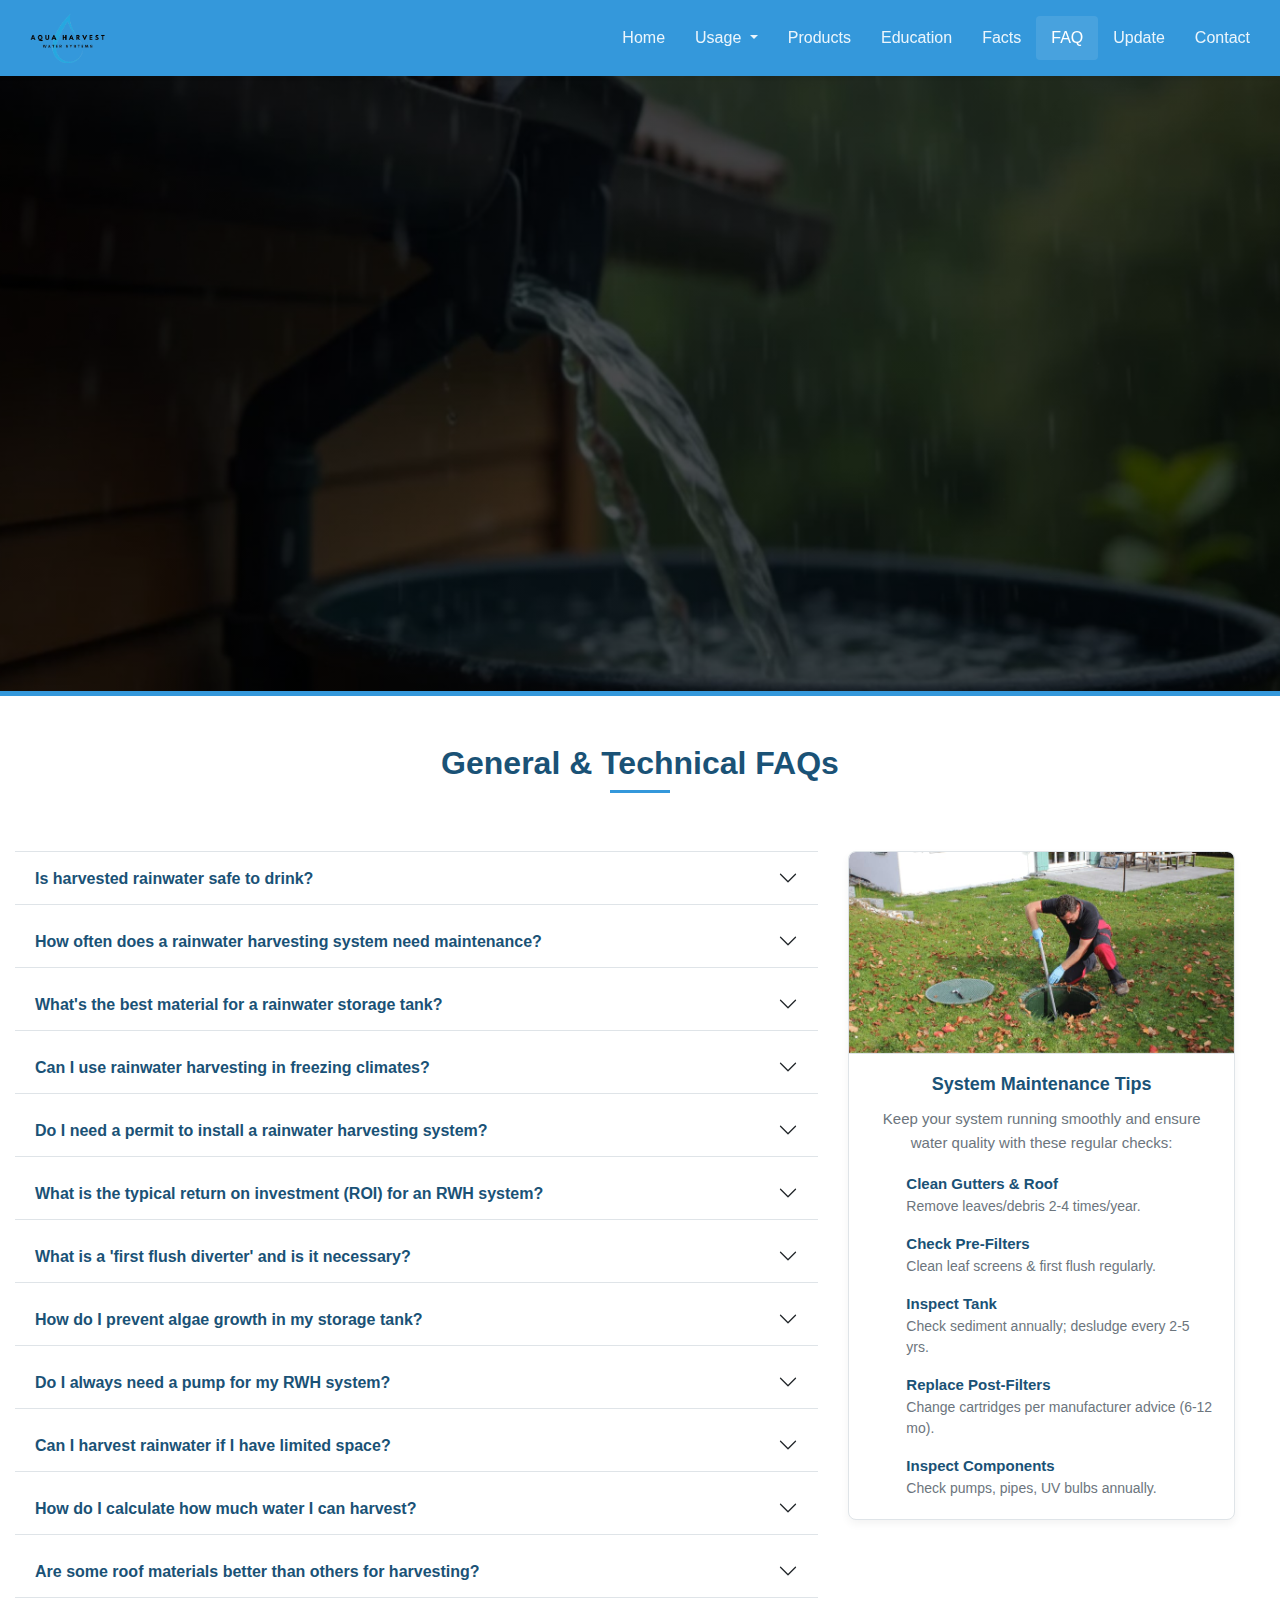
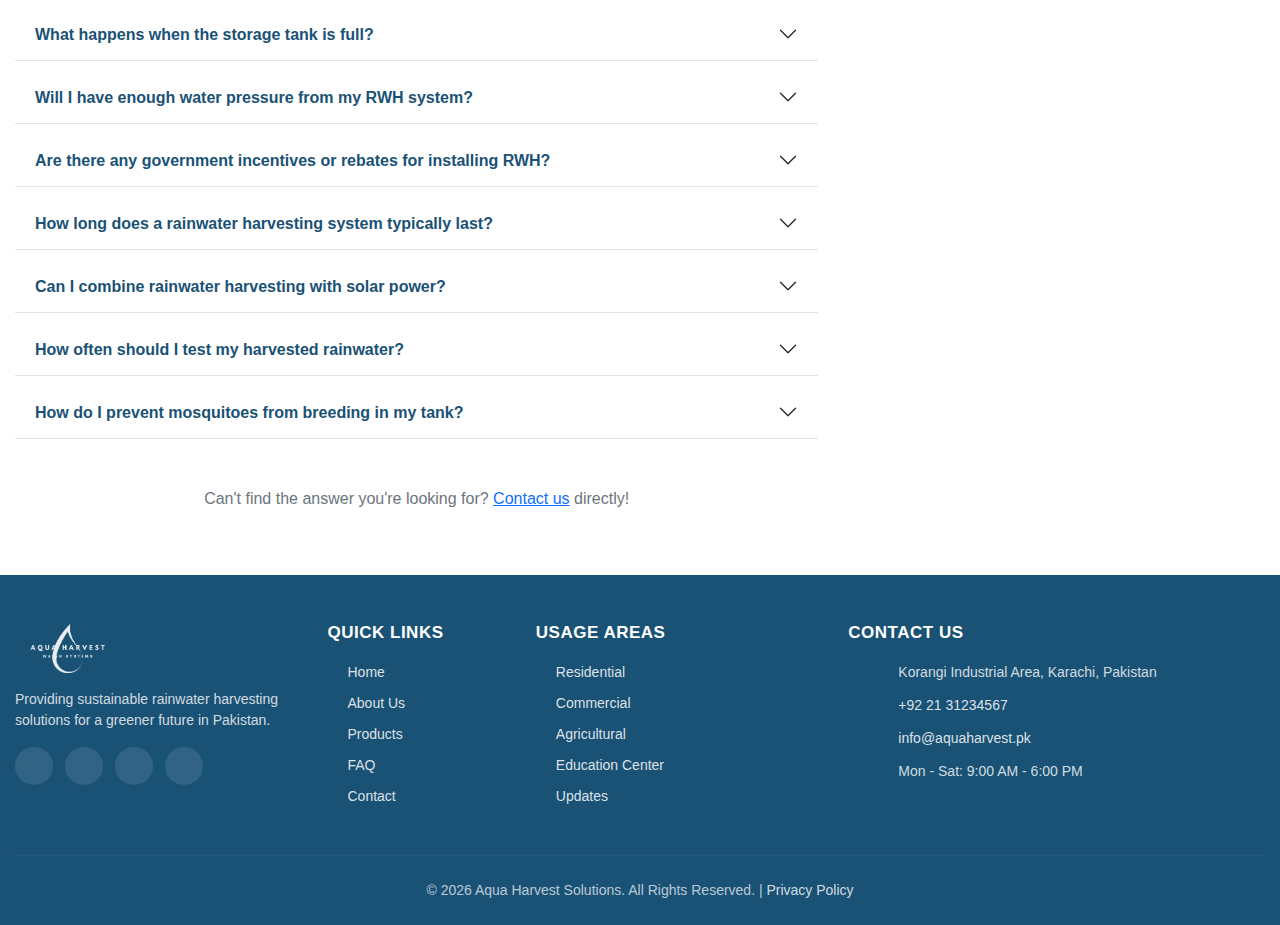
<file: faq.html>
<!DOCTYPE html>
<html lang="en">
<head>
    <meta charset="UTF-8">
    <meta name="viewport" content="width=device-width, initial-scale=1.0">
    <title>FAQ - Rainwater Harvesting | Aqua Harvest</title>

    <!-- Bootstrap CSS -->
    <link rel="stylesheet" href="https://cdn.jsdelivr.net/npm/bootstrap@5.3.3/dist/css/bootstrap.min.css" integrity="sha384-QWTKZyjpPEjISv5WaRU9OFeRpok6YctnYmDr5pNlyT2bRjXh0JMhjY6hW+ALEwIH" crossorigin="anonymous">

    <!-- Font Awesome -->
    <link rel="stylesheet" href="https://cdnjs.cloudflare.com/ajax/libs/font-awesome/6.5.1/css/all.min.css" integrity="sha512-DTOQO9RWCH3ppGqcWaEA1BIZOC6xxalwEsw9c2QQeAIftl+Vegovlnee1c9QX4TctnWMn13TZye+giMm8e2LwA==" crossorigin="anonymous" referrerpolicy="no-referrer" />

    <!-- Global Custom CSS -->
    <link rel="stylesheet" href="style.css">

    <!-- Favicon -->
    <link rel="icon" href="images/Favicon img.png" type="image/x-icon">

</head>
<body>

    <!-- Navbar Section -->
    <nav class="navbar navbar-expand-lg fixed-top shadow-sm">
        <div class="container">
            <a class="navbar-brand" href="index.html">
                <img src="images/Aqua_harvest-removebg-preview.png" alt="Aqua Harvest Logo" height="50">
            </a>
            <button class="navbar-toggler" type="button" data-bs-toggle="collapse" data-bs-target="#navbarNavDropdown" aria-controls="navbarNavDropdown" aria-expanded="false" aria-label="Toggle navigation">
                <span class="navbar-toggler-icon"></span>
            </button>
            <div class="collapse navbar-collapse" id="navbarNavDropdown">
                <ul class="navbar-nav ms-auto mb-2 mb-lg-0">
                    <li class="nav-item"> <a class="nav-link" href="index.html">Home</a> </li>
                    <li class="nav-item dropdown hover-dropdown">
                        <a class="nav-link dropdown-toggle" href="#" id="navbarDropdownMenuLink1" role="button" data-bs-toggle="dropdown" aria-expanded="false"> Usage </a>
                        <ul class="dropdown-menu" aria-labelledby="navbarDropdownMenuLink1">
                            <li><a class="dropdown-item" href="residential.html">Residential Area</a></li>
                            <li><a class="dropdown-item" href="commercial.html">Commercial Area</a></li>
                            <li><a class="dropdown-item" href="agricultural.html">Agricultural Area</a></li>
                        </ul>
                    </li>
                    <li class="nav-item"><a class="nav-link" href="product.html">Products</a></li>
                    <li class="nav-item"><a class="nav-link" href="education.html">Education</a></li>
                    <li class="nav-item"><a class="nav-link" href="facts.html">Facts</a></li>
                    <li class="nav-item"><a class="nav-link active" aria-current="page" href="faq.html">FAQ</a></li>
                    <li class="nav-item"><a class="nav-link" href="update.html">Update</a></li>
                    <li class="nav-item"><a class="nav-link" href="contact.html">Contact</a></li>
                </ul>
            </div>
        </div>
    </nav>
    <!-- Navbar Section End -->

    <!-- Page Header -->
    <header class="page-header-faq text-white d-flex align-items-center">
        <div class="container text-center">
            <h1 class="display-5 fw-bold mb-3 animate-on-load">Frequently Asked Questions</h1>
            <p class="lead col-lg-9 mx-auto animate-on-load animate-delay-1">Find answers to common questions about rainwater harvesting systems, installation, maintenance, and more.</p>
        </div>
    </header>
    <!-- Page Header End -->

    <main>

        <!-- Main FAQ Content Area -->
        <section id="faq-content-area" class="py-5">
            <div class="container">

                <h2 class="section-heading text-center mb-5">General & Technical FAQs</h2>

                <div class="row">

                    <!-- Left Column: FAQs -->
                    <div class="col-lg-8">
                        <div class="accordion" id="faqAccordionMain">

                            <div class="accordion-item">
                                <h2 class="accordion-header" id="headingFaqOne">
                                    <button class="accordion-button collapsed" type="button" data-bs-toggle="collapse" data-bs-target="#collapseFaqOne" aria-expanded="false" aria-controls="collapseFaqOne">
                                        Is harvested rainwater safe to drink?
                                    </button>
                                </h2>
                                <div id="collapseFaqOne" class="accordion-collapse collapse" aria-labelledby="headingFaqOne" data-bs-parent="#faqAccordionMain">
                                    <div class="accordion-body small text-muted">
                                        Untreated rainwater collected from most surfaces is <strong>not</strong> considered safe for drinking (potable use) without proper treatment. It can contain bacteria, viruses, pollutants from the air, debris from the roof (like bird droppings), and chemicals leached from roofing materials. For drinking, cooking, or bathing, a multi-stage treatment process including filtration (sediment, carbon) and disinfection (like UV light or chlorination) is essential. Always test treated water regularly if intended for potable use. See our <a href="education.html#edu-quality">Water Quality section</a> for more details.
                                    </div>
                                </div>
                            </div>

                            <div class="accordion-item">
                                <h2 class="accordion-header" id="headingFaqTwo">
                                    <button class="accordion-button collapsed" type="button" data-bs-toggle="collapse" data-bs-target="#collapseFaqTwo" aria-expanded="false" aria-controls="collapseFaqTwo">
                                        How often does a rainwater harvesting system need maintenance?
                                    </button>
                                </h2>
                                <div id="collapseFaqTwo" class="accordion-collapse collapse" aria-labelledby="headingFaqTwo" data-bs-parent="#faqAccordionMain">
                                    <div class="accordion-body small text-muted">
                                        Maintenance frequency varies. Key tasks include cleaning gutters/filters (2-4 times/year or after rains), inspecting tanks annually (desludging every 2-5 years), replacing post-filters (6-12 months typically), and checking pumps/components yearly. See the Maintenance Tips card on this page for a summary.
                                    </div>
                                </div>
                            </div>

                            <div class="accordion-item">
                                <h2 class="accordion-header" id="headingFaqThree">
                                    <button class="accordion-button collapsed" type="button" data-bs-toggle="collapse" data-bs-target="#collapseFaqThree" aria-expanded="false" aria-controls="collapseFaqThree">
                                        What's the best material for a rainwater storage tank?
                                    </button>
                                </h2>
                                <div id="collapseFaqThree" class="accordion-collapse collapse" aria-labelledby="headingFaqThree" data-bs-parent="#faqAccordionMain">
                                    <div class="accordion-body small text-muted">
                                        There's no single "best" material; it depends on budget, space, climate, and intended use. Common options include Polyethylene (plastic - common, affordable), Fiberglass (durable, good for underground), Concrete (very durable, large scale), and Metal (large scale, needs lining). Always choose food-grade, opaque materials for better water quality.
                                    </div>
                                </div>
                            </div>

                            <div class="accordion-item">
                                <h2 class="accordion-header" id="headingFaqFour">
                                    <button class="accordion-button collapsed" type="button" data-bs-toggle="collapse" data-bs-target="#collapseFaqFour" aria-expanded="false" aria-controls="collapseFaqFour">
                                        Can I use rainwater harvesting in freezing climates?
                                    </button>
                                </h2>
                                <div id="collapseFaqFour" class="accordion-collapse collapse" aria-labelledby="headingFaqFour" data-bs-parent="#faqAccordionMain">
                                    <div class="accordion-body small text-muted">
                                        Yes, but precautions are needed. Use underground tanks, drain above-ground systems before winter, use tank heaters, or ensure proper pipe drainage and insulation for mild freezes.
                                    </div>
                                </div>
                            </div>

                            <div class="accordion-item">
                                <h2 class="accordion-header" id="headingFaqFive">
                                    <button class="accordion-button collapsed" type="button" data-bs-toggle="collapse" data-bs-target="#collapseFaqFive" aria-expanded="false" aria-controls="collapseFaqFive">
                                        Do I need a permit to install a rainwater harvesting system?
                                    </button>
                                </h2>
                                <div id="collapseFaqFive" class="accordion-collapse collapse" aria-labelledby="headingFaqFive" data-bs-parent="#faqAccordionMain">
                                    <div class="accordion-body small text-muted">
                                        Regulations vary significantly. Simple rain barrels often don't need permits. Larger systems, especially those connected to plumbing or involving excavation, usually do. Always check with your local building department or planning authority <strong>before</strong> installation.
                                    </div>
                                </div>
                            </div>

                            <div class="accordion-item">
                                <h2 class="accordion-header" id="headingFaqSix">
                                    <button class="accordion-button collapsed" type="button" data-bs-toggle="collapse" data-bs-target="#collapseFaqSix" aria-expanded="false" aria-controls="collapseFaqSix">
                                        What is the typical return on investment (ROI) for an RWH system?
                                    </button>
                                </h2>
                                <div id="collapseFaqSix" class="accordion-collapse collapse" aria-labelledby="headingFaqSix" data-bs-parent="#faqAccordionMain">
                                    <div class="accordion-body small text-muted">
                                        ROI depends on system cost, rainfall, municipal water cost, and usage. Simple systems pay back quickly via water savings. Larger, complex systems have longer payback periods (10-20+ years), but offer benefits like water security and environmental impact.
                                    </div>
                                </div>
                            </div>

                            <div class="accordion-item">
                                <h2 class="accordion-header" id="headingFaqSeven">
                                    <button class="accordion-button collapsed" type="button" data-bs-toggle="collapse" data-bs-target="#collapseFaqSeven" aria-expanded="false" aria-controls="collapseFaqSeven">
                                        What is a 'first flush diverter' and is it necessary?
                                    </button>
                                </h2>
                                <div id="collapseFaqSeven" class="accordion-collapse collapse" aria-labelledby="headingFaqSeven" data-bs-parent="#faqAccordionMain">
                                    <div class="accordion-body small text-muted">
                                        It's a device redirecting the initial, most polluted rainwater away from the tank. While not mandatory for basic garden use, it's <strong>highly recommended</strong> for better stored water quality, less tank sediment, and reduced filter load.
                                    </div>
                                </div>
                            </div>

                            <div class="accordion-item">
                                <h2 class="accordion-header" id="headingFaqEight">
                                    <button class="accordion-button collapsed" type="button" data-bs-toggle="collapse" data-bs-target="#collapseFaqEight" aria-expanded="false" aria-controls="collapseFaqEight">
                                        How do I prevent algae growth in my storage tank?
                                    </button>
                                </h2>
                                <div id="collapseFaqEight" class="accordion-collapse collapse" aria-labelledby="headingFaqEight" data-bs-parent="#faqAccordionMain">
                                    <div class="accordion-body small text-muted">
                                        Use an <strong>opaque (light-blocking) tank</strong>. Most commercial RWH tanks are opaque. If yours isn't, paint it dark or enclose it. Also, ensure inlets/overflows are screened to keep out organic debris.
                                    </div>
                                </div>
                            </div>

                            <div class="accordion-item">
                                <h2 class="accordion-header" id="headingFaqNine">
                                    <button class="accordion-button collapsed" type="button" data-bs-toggle="collapse" data-bs-target="#collapseFaqNine" aria-expanded="false" aria-controls="collapseFaqNine">
                                        Do I always need a pump for my RWH system?
                                    </button>
                                </h2>
                                <div id="collapseFaqNine" class="accordion-collapse collapse" aria-labelledby="headingFaqNine" data-bs-parent="#faqAccordionMain">
                                    <div class="accordion-body small text-muted">
                                        Not always. Gravity feed works if the tank is significantly higher than the point of use. However, for consistent pressure (toilets, washing machines, hoses) or if the tank is level with or below the use point, a pump is usually required.
                                    </div>
                                </div>
                            </div>

                            <div class="accordion-item">
                                <h2 class="accordion-header" id="headingFaqTen">
                                    <button class="accordion-button collapsed" type="button" data-bs-toggle="collapse" data-bs-target="#collapseFaqTen" aria-expanded="false" aria-controls="collapseFaqTen">
                                        Can I harvest rainwater if I have limited space?
                                    </button>
                                </h2>
                                <div id="collapseFaqTen" class="accordion-collapse collapse" aria-labelledby="headingFaqTen" data-bs-parent="#faqAccordionMain">
                                    <div class="accordion-body small text-muted">
                                        Yes! Options include slimline tanks, under-deck bladders/tanks, wall-mounted tanks, modular systems, and decorative rain barrels.
                                    </div>
                                </div>
                            </div>

                            <div class="accordion-item">
                                <h2 class="accordion-header" id="headingFaqEleven">
                                    <button class="accordion-button collapsed" type="button" data-bs-toggle="collapse" data-bs-target="#collapseFaqEleven" aria-expanded="false" aria-controls="collapseFaqEleven">
                                        How do I calculate how much water I can harvest?
                                    </button>
                                </h2>
                                <div id="collapseFaqEleven" class="accordion-collapse collapse" aria-labelledby="headingFaqEleven" data-bs-parent="#faqAccordionMain">
                                    <div class="accordion-body small text-muted">
                                        A basic calculation is: <strong>Catchment Area (sq ft) x Rainfall (inches) x 0.623 = Gallons Harvested</strong>. Remember to account for system efficiency (typically 75-90%) which reduces the actual amount stored. Catchment area is the horizontal footprint of your roof or collection surface. Use average annual or monthly rainfall data for your location. Our <a href="education.html#edu-planning">calculator tool</a> can help estimate this.
                                    </div>
                                </div>
                            </div>

                            <div class="accordion-item">
                                <h2 class="accordion-header" id="headingFaqTwelve">
                                    <button class="accordion-button collapsed" type="button" data-bs-toggle="collapse" data-bs-target="#collapseFaqTwelve" aria-expanded="false" aria-controls="collapseFaqTwelve">
                                        Are some roof materials better than others for harvesting?
                                    </button>
                                </h2>
                                <div id="collapseFaqTwelve" class="accordion-collapse collapse" aria-labelledby="headingFaqTwelve" data-bs-parent="#faqAccordionMain">
                                    <div class="accordion-body small text-muted">
                                        Yes. Smooth, non-toxic surfaces are best. Metal (steel, aluminum), clay tiles, and concrete tiles are generally good. Asphalt shingles can leach some chemicals initially and shed granules, requiring better filtration. Wood shingles can leach tannins and support biological growth. Avoid roofs treated with chemical moss killers or lead-based paints if aiming for higher quality water.
                                    </div>
                                </div>
                            </div>

                            <div class="accordion-item">
                                <h2 class="accordion-header" id="headingFaqThirteen">
                                    <button class="accordion-button collapsed" type="button" data-bs-toggle="collapse" data-bs-target="#collapseFaqThirteen" aria-expanded="false" aria-controls="collapseFaqThirteen">
                                        What happens when the storage tank is full?
                                    </button>
                                </h2>
                                <div id="collapseFaqThirteen" class="accordion-collapse collapse" aria-labelledby="headingFaqThirteen" data-bs-parent="#faqAccordionMain">
                                    <div class="accordion-body small text-muted">
                                        All properly designed systems must have an <strong>overflow mechanism</strong>. When the tank reaches capacity, excess water is safely directed away from the tank and building foundation via an overflow pipe. This pipe should be screened to prevent pests and ideally discharge to a suitable location like a garden bed, swale, soakaway pit, or back into the existing stormwater drain system (check local regulations).
                                    </div>
                                </div>
                            </div>

                            <div class="accordion-item">
                                <h2 class="accordion-header" id="headingFaqFourteen">
                                    <button class="accordion-button collapsed" type="button" data-bs-toggle="collapse" data-bs-target="#collapseFaqFourteen" aria-expanded="false" aria-controls="collapseFaqFourteen">
                                        Will I have enough water pressure from my RWH system?
                                    </button>
                                </h2>
                                <div id="collapseFaqFourteen" class="accordion-collapse collapse" aria-labelledby="headingFaqFourteen" data-bs-parent="#faqAccordionMain">
                                    <div class="accordion-body small text-muted">
                                        Gravity feed systems (tank higher than use point) provide low pressure, suitable for simple garden watering. For household use or standard hose pressure, a pump is almost always necessary. Pumps come in various types (submersible, external) and sizes, chosen based on required pressure (PSI or head) and flow rate (gallons/liters per minute).
                                    </div>
                                </div>
                            </div>

                            <div class="accordion-item">
                                <h2 class="accordion-header" id="headingFaqFifteen">
                                    <button class="accordion-button collapsed" type="button" data-bs-toggle="collapse" data-bs-target="#collapseFaqFifteen" aria-expanded="false" aria-controls="collapseFaqFifteen">
                                        Are there any government incentives or rebates for installing RWH?
                                    </button>
                                </h2>
                                <div id="collapseFaqFifteen" class="accordion-collapse collapse" aria-labelledby="headingFaqFifteen" data-bs-parent="#faqAccordionMain">
                                    <div class="accordion-body small text-muted">
                                        This varies greatly by region. Some municipalities, states/provinces, or even national governments offer rebates, tax credits, or subsidies to encourage rainwater harvesting, especially in water-stressed areas. It's worth researching programs offered by your local water authority, environmental agencies, or government websites.
                                    </div>
                                </div>
                            </div>

                            <div class="accordion-item">
                                <h2 class="accordion-header" id="headingFaqSixteen">
                                    <button class="accordion-button collapsed" type="button" data-bs-toggle="collapse" data-bs-target="#collapseFaqSixteen" aria-expanded="false" aria-controls="collapseFaqSixteen">
                                        How long does a rainwater harvesting system typically last?
                                    </button>
                                </h2>
                                <div id="collapseFaqSixteen" class="accordion-collapse collapse" aria-labelledby="headingFaqSixteen" data-bs-parent="#faqAccordionMain">
                                    <div class="accordion-body small text-muted">
                                        Lifespan depends on the quality of components and maintenance.
                                        <ul>
                                            <li><strong>Tanks:</strong> Poly tanks often last 20+ years, fiberglass and concrete can last much longer (30-50+ years).</li>
                                            <li><strong>Gutters/Pipes:</strong> Depends on material (PVC, metal), typically 15-30 years.</li>
                                            <li><strong>Pumps:</strong> Usually 5-15 years, depending on type and usage.</li>
                                            <li><strong>Filters/UV:</strong> Housings last long, but cartridges/bulbs need regular replacement.</li>
                                        </ul>
                                        Proper installation and regular maintenance significantly extend the life of all components.
                                    </div>
                                </div>
                            </div>

                            <div class="accordion-item">
                                <h2 class="accordion-header" id="headingFaqSeventeen">
                                    <button class="accordion-button collapsed" type="button" data-bs-toggle="collapse" data-bs-target="#collapseFaqSeventeen" aria-expanded="false" aria-controls="collapseFaqSeventeen">
                                        Can I combine rainwater harvesting with solar power?
                                    </button>
                                </h2>
                                <div id="collapseFaqSeventeen" class="accordion-collapse collapse" aria-labelledby="headingFaqSeventeen" data-bs-parent="#faqAccordionMain">
                                    <div class="accordion-body small text-muted">
                                        Yes, absolutely! This is a very common and beneficial combination, especially for systems requiring pumps. Solar panels can power the pump needed to distribute the harvested water, making the system even more sustainable and potentially off-grid capable. This is particularly popular in agricultural and remote settings.
                                    </div>
                                </div>
                            </div>

                            <div class="accordion-item">
                                <h2 class="accordion-header" id="headingFaqEighteen">
                                    <button class="accordion-button collapsed" type="button" data-bs-toggle="collapse" data-bs-target="#collapseFaqEighteen" aria-expanded="false" aria-controls="collapseFaqEighteen">
                                        How often should I test my harvested rainwater?
                                    </button>
                                </h2>
                                <div id="collapseFaqEighteen" class="accordion-collapse collapse" aria-labelledby="headingFaqEighteen" data-bs-parent="#faqAccordionMain">
                                    <div class="accordion-body small text-muted">
                                        If the water is <strong>only</strong> used for basic outdoor irrigation, testing is usually not necessary. If used for livestock, occasional basic tests might be wise. If treated and intended for <strong>potable use</strong> (drinking, cooking), regular testing is crucial. Test initially after system setup/treatment installation, and then at least annually (or more frequently, e.g., quarterly) for bacteria (like E. coli) and potentially other contaminants relevant to your area (e.g., lead if you have old plumbing/roofing). Consult local health guidelines or labs for specific recommendations.
                                    </div>
                                </div>
                            </div>

                            <div class="accordion-item">
                                <h2 class="accordion-header" id="headingFaqNineteen">
                                    <button class="accordion-button collapsed" type="button" data-bs-toggle="collapse" data-bs-target="#collapseFaqNineteen" aria-expanded="false" aria-controls="collapseFaqNineteen">
                                        How do I prevent mosquitoes from breeding in my tank?
                                    </button>
                                </h2>
                                <div id="collapseFaqNineteen" class="accordion-collapse collapse" aria-labelledby="headingFaqNineteen" data-bs-parent="#faqAccordionMain">
                                    <div class="accordion-body small text-muted">
                                        Mosquito prevention relies on sealing the system. Ensure all entry points (tank inlet, overflow pipe outlet, inspection hatches) are covered with fine mesh screens (mosquito-proof mesh). Keep lids securely closed. An opaque tank also discourages breeding. Avoid leaving open containers of harvested water standing around.
                                    </div>
                                </div>
                            </div>

                        </div>

                        <p class="text-center mt-5 text-muted">
                            Can't find the answer you're looking for? <a href="contact.html">Contact us</a> directly!
                        </p>

                    </div>

                    <!-- Right Column: Maintenance Tips Card -->
                    <div class="col-lg-4">
                        <div class="maintenance-card sticky-top text-center">
                            <img src="images/maintanance.jpg" class="img-fluid rounded-top" alt="Rainwater harvesting system maintenance">
                            <div class="maintenance-card-body">
                                <h5 class="card-title">System Maintenance Tips</h5>
                                <p class="card-text">Keep your system running smoothly and ensure water quality with these regular checks:</p>
                                <ul class="maintenance-tip-list text-start">
                                    <li class="maintenance-tip-item">
                                        <i class="fas fa-broom fa-fw"></i>
                                        <div>
                                            <h6 class="tip-title">Clean Gutters & Roof</h6>
                                            <p>Remove leaves/debris 2-4 times/year.</p>
                                        </div>
                                    </li>
                                    <li class="maintenance-tip-item">
                                        <i class="fas fa-filter fa-fw"></i>
                                        <div>
                                            <h6 class="tip-title">Check Pre-Filters</h6>
                                            <p>Clean leaf screens & first flush regularly.</p>
                                        </div>
                                    </li>
                                    <li class="maintenance-tip-item">
                                        <i class="fas fa-eye fa-fw"></i>
                                        <div>
                                            <h6 class="tip-title">Inspect Tank</h6>
                                            <p>Check sediment annually; desludge every 2-5 yrs.</p>
                                        </div>
                                    </li>
                                     <li class="maintenance-tip-item">
                                        <i class="fas fa-recycle fa-fw"></i>
                                        <div>
                                            <h6 class="tip-title">Replace Post-Filters</h6>
                                            <p>Change cartridges per manufacturer advice (6-12 mo).</p>
                                        </div>
                                    </li>
                                     <li class="maintenance-tip-item">
                                        <i class="fas fa-wrench fa-fw"></i>
                                        <div>
                                            <h6 class="tip-title">Inspect Components</h6>
                                            <p>Check pumps, pipes, UV bulbs annually.</p>
                                        </div>
                                    </li>
                                </ul>
                            </div>
                        </div>
                    </div>

                </div>
            </div>
        </section>
        <!-- Main FAQ Content Area End -->

    </main>

    <!-- Scroll to Top Button -->
    <a href="#" id="scrollToTopBtn" title="Go to top"><i class="fas fa-arrow-up"></i></a>
    <!-- Scroll to Top Button End -->

    <!-- Footer -->
    <footer class="footer-section pt-5 pb-4">
        <div class="container">
            <div class="row justify-content-center">
                <!-- Column 1: Brand/About -->
                <div class="col-lg-3 col-md-6 mb-4 mb-lg-0">
                    <a class="navbar-brand mb-3 d-inline-block" href="index.html">
                        <img src="images/Aqua_harvest-removebg-preview.png" alt="Aqua Harvest Logo" height="60">
                    </a>
                    <p class="footer-text">Providing sustainable rainwater harvesting solutions for a greener future in Pakistan.</p>
                    <div class="social-icons mt-3">
                        <a href="#" class="social-icon"><i class="fab fa-facebook-f"></i></a>
                        <a href="#" class="social-icon"><i class="fab fa-twitter"></i></a>
                        <a href="#" class="social-icon"><i class="fab fa-linkedin-in"></i></a>
                        <a href="#" class="social-icon"><i class="fab fa-instagram"></i></a>
                    </div>
                </div>

                <!-- Column 2: Quick Links -->
                <div class="col-lg-2 col-md-6 mb-4 mb-lg-0">
                    <h5 class="footer-heading">Quick Links</h5>
                    <ul class="list-unstyled footer-links">
                        <li><a href="index.html">Home</a></li>
                        <li><a href="about.html">About Us</a></li> <!-- Placeholder Link -->
                        <li><a href="product.html">Products</a></li>
                        <li><a href="faq.html">FAQ</a></li>
                        <li><a href="contact.html">Contact</a></li>
                    </ul>
                </div>

                <!-- Column 3: Services/Usage -->
                <div class="col-lg-3 col-md-6 mb-4 mb-lg-0">
                    <h5 class="footer-heading">Usage Areas</h5>
                    <ul class="list-unstyled footer-links">
                        <li><a href="residential.html">Residential</a></li>
                        <li><a href="commercial.html">Commercial</a></li>
                        <li><a href="agricultural.html">Agricultural</a></li>
                        <li><a href="education.html">Education Center</a></li>
                        <li><a href="update.html">Updates</a></li>
                    </ul>
                </div>

                <!-- Column 4: Contact Info -->
                <div class="col-lg-4 col-md-6 mb-4 mb-lg-0">
                    <h5 class="footer-heading">Contact Us</h5>
                    <ul class="list-unstyled footer-contact-info">
                        <li><i class="fas fa-map-marker-alt"></i> Korangi Industrial Area, Karachi, Pakistan</li>
                        <li><i class="fas fa-phone"></i> <a href="tel:+922131234567">+92 21 31234567</a></li>
                        <li><i class="fas fa-envelope"></i> <a href="mailto:info@aquaharvest.pk">info@aquaharvest.pk</a></li>
                        <li><i class="fas fa-clock"></i> Mon - Sat: 9:00 AM - 6:00 PM</li>
                    </ul>
                </div>
            </div>

            <hr class="footer-divider">

            <div class="text-center footer-bottom-text">
                &copy; <span id="currentYear"></span> Aqua Harvest Solutions. All Rights Reserved. | <a href="privacy.html">Privacy Policy</a> <!-- Placeholder -->
            </div>
        </div>
    </footer>
    <!-- Footer End -->

    <!-- Bootstrap JS Bundle -->
    <script src="https://cdn.jsdelivr.net/npm/bootstrap@5.3.3/dist/js/bootstrap.bundle.min.js" integrity="sha384-YvpcrYf0tY3lHB60NNkmXc5s9fDVZLESaAA55NDzOxhy9GkcIdslK1eN7N6jIeHz" crossorigin="anonymous"></script>

    <!-- Global Custom JS -->
    <script src="app.js"></script>

</body>
</html>
</file>
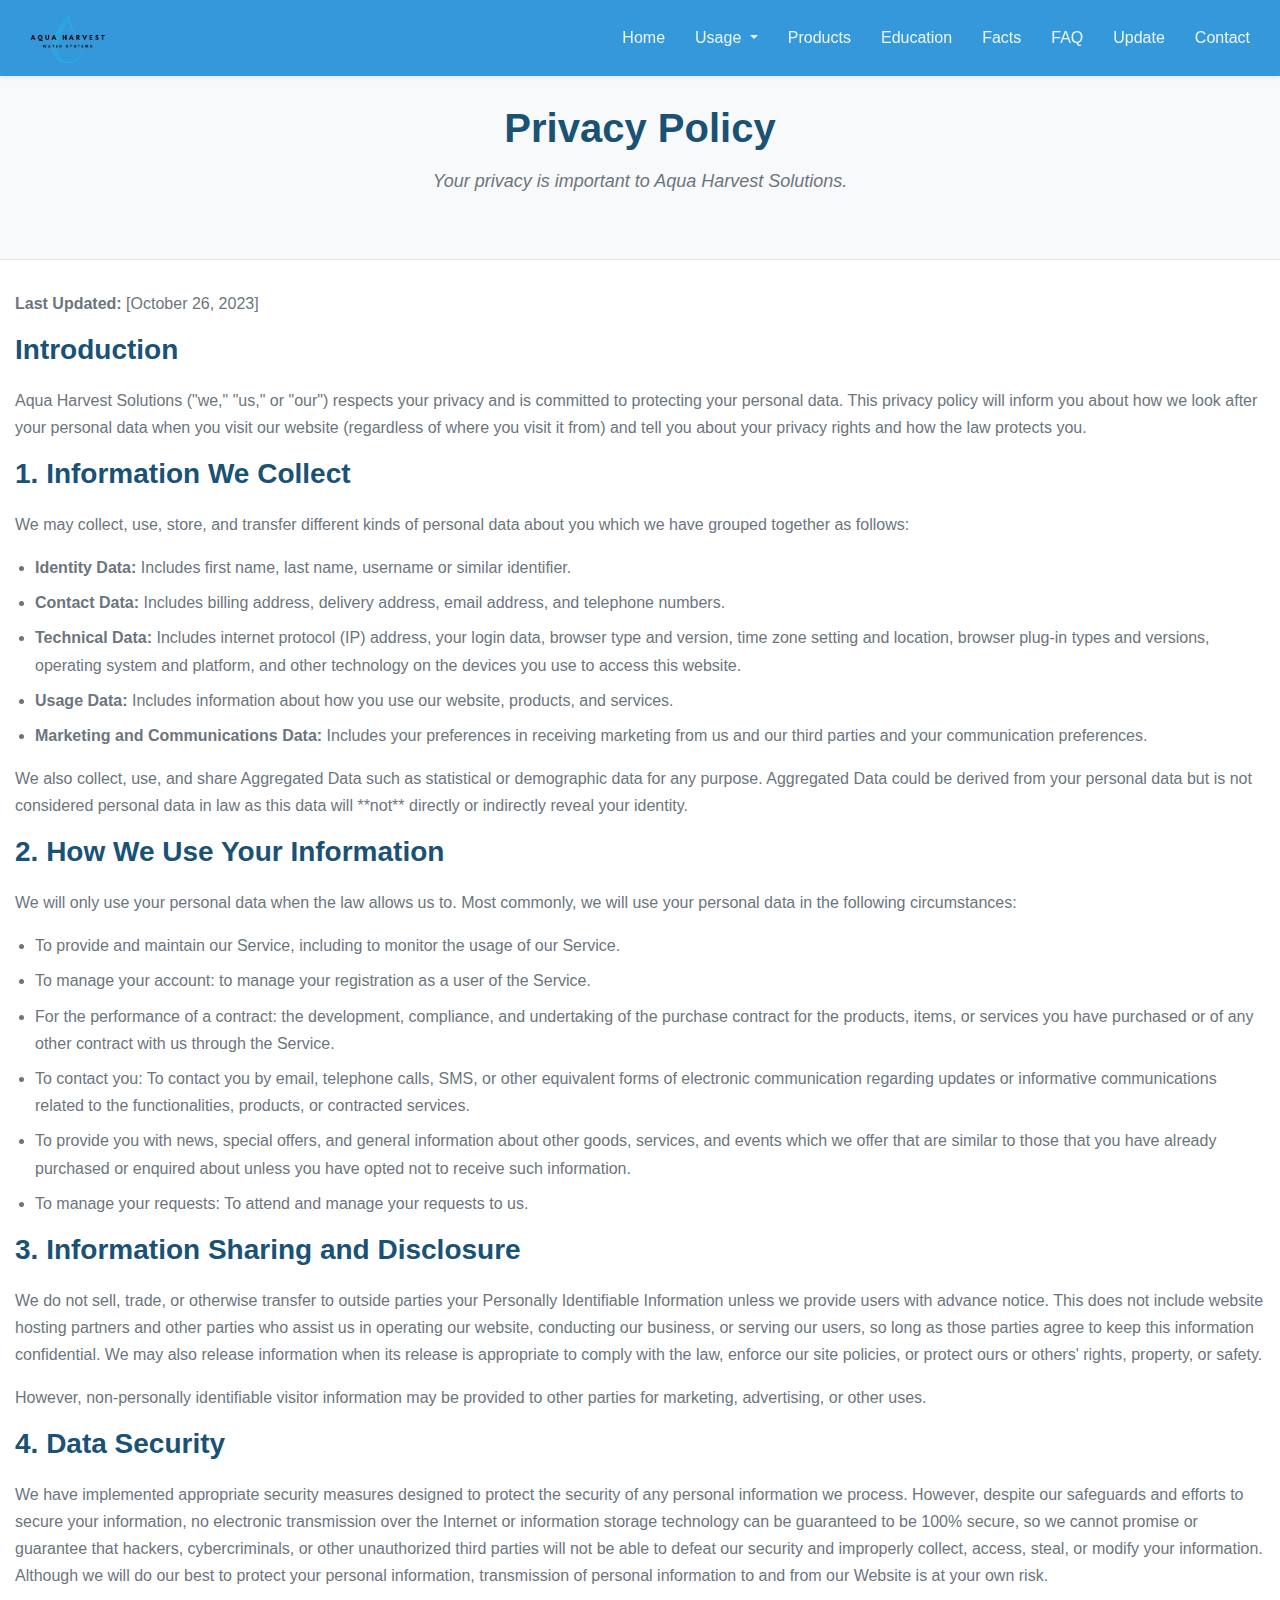
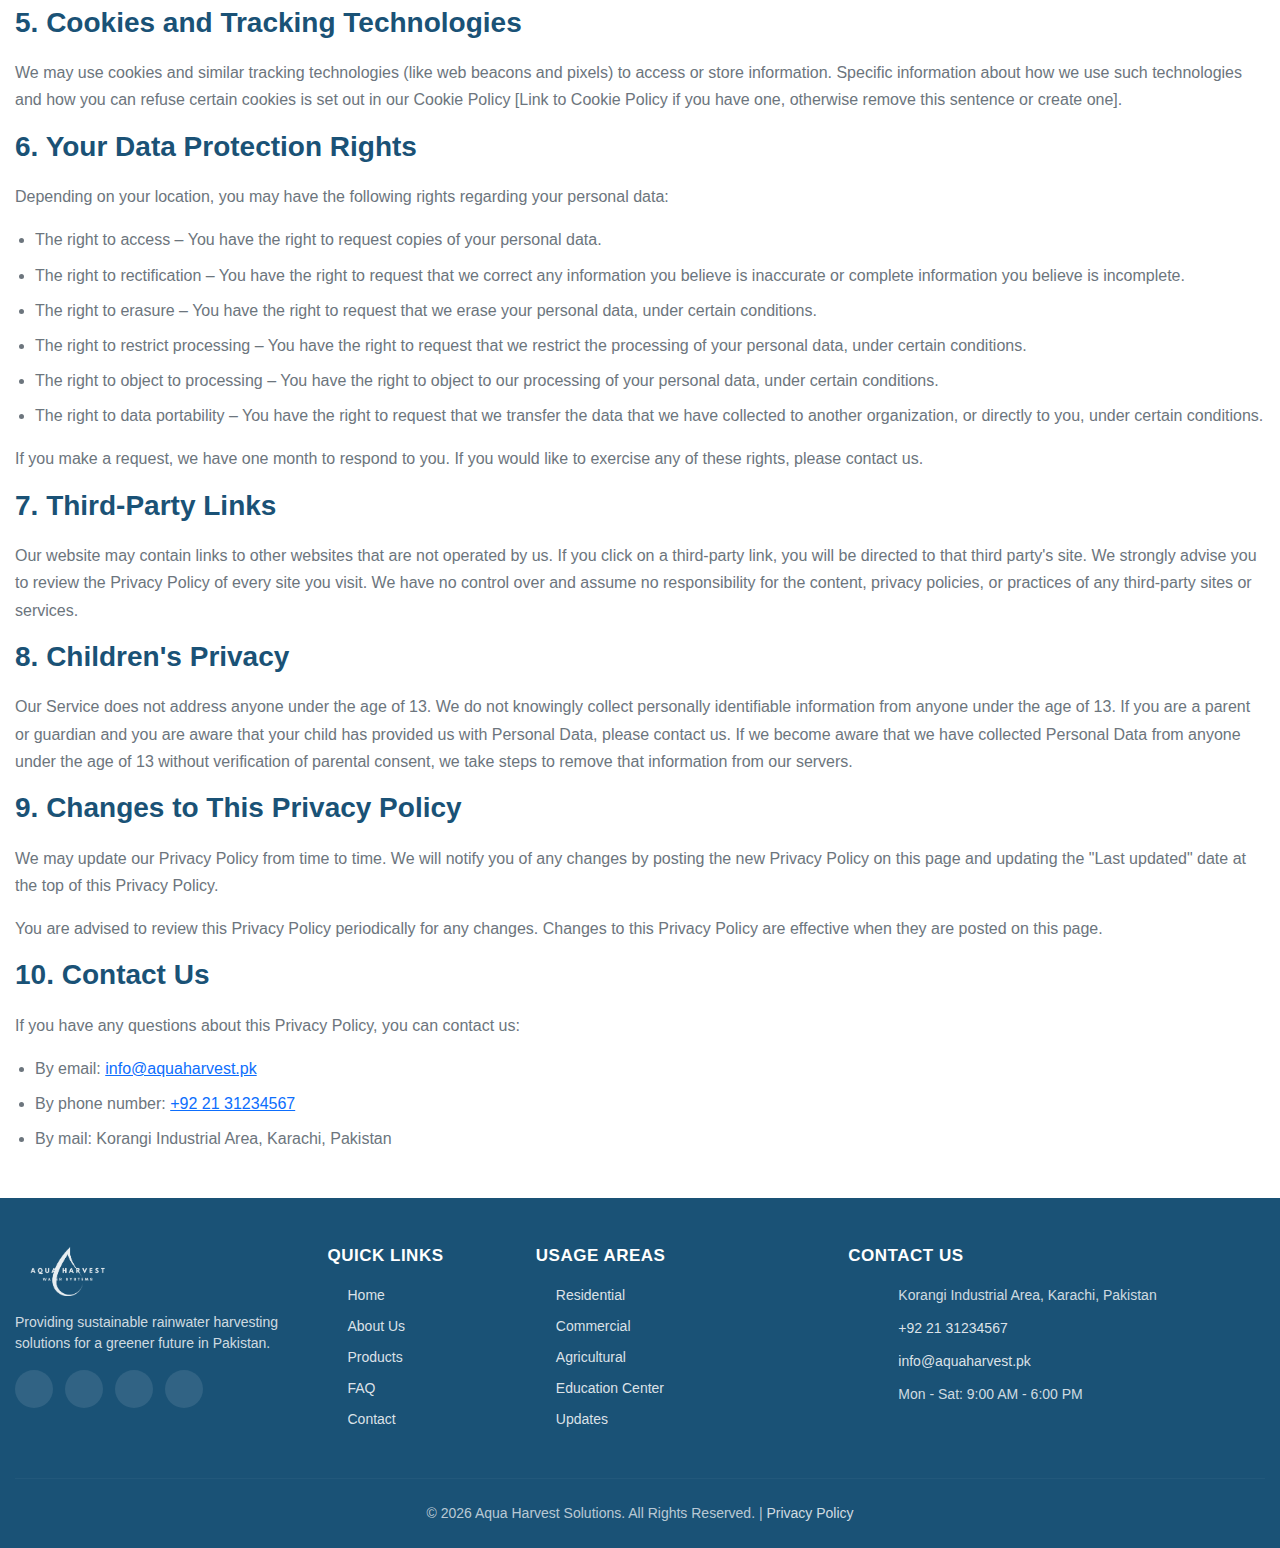
<file: privacy.html>
<!DOCTYPE html>
<html lang="en">

<head>
    <meta charset="UTF-8">
    <meta name="viewport" content="width=device-width, initial-scale=1.0">
    <title>Privacy Policy | Aqua Harvest Solutions</title> <!-- Changed Title -->

    <!-- Bootstrap CSS -->
    <link rel="stylesheet" href="https://cdn.jsdelivr.net/npm/bootstrap@5.3.3/dist/css/bootstrap.min.css"
        integrity="sha384-QWTKZyjpPEjISv5WaRU9OFeRpok6YctnYmDr5pNlyT2bRjXh0JMhjY6hW+ALEwIH" crossorigin="anonymous">
    <!-- Font Awesome -->
    <link rel="stylesheet" href="https://cdnjs.cloudflare.com/ajax/libs/font-awesome/6.5.1/css/all.min.css"
        integrity="sha512-DTOQO9RWCH3ppGqcWaEA1BIZOC6xxalwEsw9c2QQeAIftl+Vegovlnee1c9QX4TctnWMn13TZye+giMm8e2LwA=="
        crossorigin="anonymous" referrerpolicy="no-referrer" />
    <!-- Custom CSS -->
    <link rel="stylesheet" href="style.css">
    <!-- Favicon -->
    <link rel="icon" href="images/Favicon img.png" type="image/x-icon">


</head>

<body>

    <!-- Navbar Section (Copied from previous pages) -->
    <nav class="navbar navbar-expand-lg fixed-top shadow-sm">
        <div class="container">
            <a class="navbar-brand" href="index.html">
                <img src="images/Aqua_harvest-removebg-preview.png" alt="Aqua Harvest Logo" height="50">
            </a>
            <button class="navbar-toggler" type="button" data-bs-toggle="collapse" data-bs-target="#navbarNavDropdown"
                aria-controls="navbarNavDropdown" aria-expanded="false" aria-label="Toggle navigation">
                <span class="navbar-toggler-icon"></span>
            </button>
            <div class="collapse navbar-collapse" id="navbarNavDropdown">
                 <ul class="navbar-nav ms-auto mb-2 mb-lg-0">
                    <li class="nav-item"> <a class="nav-link" href="index.html">Home</a> </li>
                    <li class="nav-item dropdown hover-dropdown">
                        <a class="nav-link dropdown-toggle" href="#" id="navbarDropdownMenuLink1" role="button"
                            data-bs-toggle="dropdown" aria-expanded="false"> Usage </a>
                        <ul class="dropdown-menu" aria-labelledby="navbarDropdownMenuLink1">
                            <li><a class="dropdown-item" href="residential.html">Residential Area</a></li>
                            <li><a class="dropdown-item" href="commercial.html">Commercial Area</a></li>
                            <li><a class="dropdown-item" href="agricultural.html">Agricultural Area</a></li>
                        </ul>
                    </li>
                    <li class="nav-item"><a class="nav-link" href="product.html">Products</a></li>
                    <li class="nav-item"><a class="nav-link" href="education.html">Education</a></li>
                    <li class="nav-item"><a class="nav-link" href="facts.html">Facts</a></li>
                    <li class="nav-item"><a class="nav-link" href="faq.html">FAQ</a></li>
                    <li class="nav-item"><a class="nav-link" href="update.html">Update</a></li>
                    <li class="nav-item"><a class="nav-link" href="contact.html">Contact</a></li>
                    <!-- Consider adding an 'About Us' link here if desired -->
                </ul>
            </div>
        </div>
    </nav>
    <!-- Navbar Section End -->

    <!-- Page Header -->
    <header class="page-header-simple py-5 text-center">
        <div class="container">
            <h1 class="display-5 fw-bold mb-3">Privacy Policy</h1>
            <p class="lead col-lg-8 mx-auto">Your privacy is important to Aqua Harvest Solutions.</p>
        </div>
    </header>
    <!-- Page Header End -->

    <main>
        <div class="container policy-section">
            <p><strong>Last Updated:</strong> [October 26, 2023]</p>

            <h2>Introduction</h2>
            <p>Aqua Harvest Solutions ("we," "us," or "our") respects your privacy and is committed to protecting your personal data. This privacy policy will inform you about how we look after your personal data when you visit our website (regardless of where you visit it from) and tell you about your privacy rights and how the law protects you.</p>

            <h2>1. Information We Collect</h2>
            <p>We may collect, use, store, and transfer different kinds of personal data about you which we have grouped together as follows:</p>
            <ul>
                <li><strong>Identity Data:</strong> Includes first name, last name, username or similar identifier.</li>
                <li><strong>Contact Data:</strong> Includes billing address, delivery address, email address, and telephone numbers.</li>
                <li><strong>Technical Data:</strong> Includes internet protocol (IP) address, your login data, browser type and version, time zone setting and location, browser plug-in types and versions, operating system and platform, and other technology on the devices you use to access this website.</li>
                <li><strong>Usage Data:</strong> Includes information about how you use our website, products, and services.</li>
                <li><strong>Marketing and Communications Data:</strong> Includes your preferences in receiving marketing from us and our third parties and your communication preferences.</li>
            </ul>
            <p>We also collect, use, and share Aggregated Data such as statistical or demographic data for any purpose. Aggregated Data could be derived from your personal data but is not considered personal data in law as this data will **not** directly or indirectly reveal your identity.</p>

            <h2>2. How We Use Your Information</h2>
            <p>We will only use your personal data when the law allows us to. Most commonly, we will use your personal data in the following circumstances:</p>
            <ul>
                <li>To provide and maintain our Service, including to monitor the usage of our Service.</li>
                <li>To manage your account: to manage your registration as a user of the Service.</li>
                <li>For the performance of a contract: the development, compliance, and undertaking of the purchase contract for the products, items, or services you have purchased or of any other contract with us through the Service.</li>
                <li>To contact you: To contact you by email, telephone calls, SMS, or other equivalent forms of electronic communication regarding updates or informative communications related to the functionalities, products, or contracted services.</li>
                <li>To provide you with news, special offers, and general information about other goods, services, and events which we offer that are similar to those that you have already purchased or enquired about unless you have opted not to receive such information.</li>
                <li>To manage your requests: To attend and manage your requests to us.</li>
            </ul>

            <h2>3. Information Sharing and Disclosure</h2>
            <p>We do not sell, trade, or otherwise transfer to outside parties your Personally Identifiable Information unless we provide users with advance notice. This does not include website hosting partners and other parties who assist us in operating our website, conducting our business, or serving our users, so long as those parties agree to keep this information confidential. We may also release information when its release is appropriate to comply with the law, enforce our site policies, or protect ours or others' rights, property, or safety.</p>
            <p>However, non-personally identifiable visitor information may be provided to other parties for marketing, advertising, or other uses.</p>

            <h2>4. Data Security</h2>
            <p>We have implemented appropriate security measures designed to protect the security of any personal information we process. However, despite our safeguards and efforts to secure your information, no electronic transmission over the Internet or information storage technology can be guaranteed to be 100% secure, so we cannot promise or guarantee that hackers, cybercriminals, or other unauthorized third parties will not be able to defeat our security and improperly collect, access, steal, or modify your information. Although we will do our best to protect your personal information, transmission of personal information to and from our Website is at your own risk.</p>

            <h2>5. Cookies and Tracking Technologies</h2>
            <p>We may use cookies and similar tracking technologies (like web beacons and pixels) to access or store information. Specific information about how we use such technologies and how you can refuse certain cookies is set out in our Cookie Policy [Link to Cookie Policy if you have one, otherwise remove this sentence or create one].</p>

            <h2>6. Your Data Protection Rights</h2>
            <p>Depending on your location, you may have the following rights regarding your personal data:</p>
            <ul>
                <li>The right to access – You have the right to request copies of your personal data.</li>
                <li>The right to rectification – You have the right to request that we correct any information you believe is inaccurate or complete information you believe is incomplete.</li>
                <li>The right to erasure – You have the right to request that we erase your personal data, under certain conditions.</li>
                <li>The right to restrict processing – You have the right to request that we restrict the processing of your personal data, under certain conditions.</li>
                <li>The right to object to processing – You have the right to object to our processing of your personal data, under certain conditions.</li>
                <li>The right to data portability – You have the right to request that we transfer the data that we have collected to another organization, or directly to you, under certain conditions.</li>
            </ul>
            <p>If you make a request, we have one month to respond to you. If you would like to exercise any of these rights, please contact us.</p>

            <h2>7. Third-Party Links</h2>
            <p>Our website may contain links to other websites that are not operated by us. If you click on a third-party link, you will be directed to that third party's site. We strongly advise you to review the Privacy Policy of every site you visit. We have no control over and assume no responsibility for the content, privacy policies, or practices of any third-party sites or services.</p>

            <h2>8. Children's Privacy</h2>
            <p>Our Service does not address anyone under the age of 13. We do not knowingly collect personally identifiable information from anyone under the age of 13. If you are a parent or guardian and you are aware that your child has provided us with Personal Data, please contact us. If we become aware that we have collected Personal Data from anyone under the age of 13 without verification of parental consent, we take steps to remove that information from our servers.</p>

            <h2>9. Changes to This Privacy Policy</h2>
            <p>We may update our Privacy Policy from time to time. We will notify you of any changes by posting the new Privacy Policy on this page and updating the "Last updated" date at the top of this Privacy Policy.</p>
            <p>You are advised to review this Privacy Policy periodically for any changes. Changes to this Privacy Policy are effective when they are posted on this page.</p>

            <h2>10. Contact Us</h2>
            <p>If you have any questions about this Privacy Policy, you can contact us:</p>
            <ul>
                <li>By email: <a href="mailto:info@aquaharvest.pk">info@aquaharvest.pk</a></li>
                <li>By phone number: <a href="tel:+922131234567">+92 21 31234567</a></li>
                <li>By mail: Korangi Industrial Area, Karachi, Pakistan</li>
            </ul>
        </div>
    </main>

    <!-- Footer (Copied from your provided code) -->
    <footer class="footer-section pt-5 pb-4">
        <div class="container">
            <div class="row justify-content-center">
                <!-- Column 1: Brand/About -->
                <div class="col-lg-3 col-md-6 mb-4 mb-lg-0">
                    <a class="navbar-brand mb-3 d-inline-block" href="index.html">
                        <img src="images/Aqua_harvest-removebg-preview.png" alt="Aqua Harvest Logo" height="60">
                    </a>
                    <p class="footer-text">Providing sustainable rainwater harvesting solutions for a greener future in Pakistan.</p>
                    <div class="social-icons mt-3">
                        <a href="#" class="social-icon"><i class="fab fa-facebook-f"></i></a>
                        <a href="#" class="social-icon"><i class="fab fa-twitter"></i></a>
                        <a href="#" class="social-icon"><i class="fab fa-linkedin-in"></i></a>
                        <a href="#" class="social-icon"><i class="fab fa-instagram"></i></a>
                    </div>
                </div>

                <!-- Column 2: Quick Links -->
                <div class="col-lg-2 col-md-6 mb-4 mb-lg-0">
                    <h5 class="footer-heading">Quick Links</h5>
                    <ul class="list-unstyled footer-links">
                        <li><a href="index.html">Home</a></li>
                        <li><a href="about.html">About Us</a></li> <!-- Placeholder Link -->
                        <li><a href="product.html">Products</a></li>
                        <li><a href="faq.html">FAQ</a></li>
                        <li><a href="contact.html">Contact</a></li>
                    </ul>
                </div>

                <!-- Column 3: Services/Usage -->
                <div class="col-lg-3 col-md-6 mb-4 mb-lg-0">
                    <h5 class="footer-heading">Usage Areas</h5>
                    <ul class="list-unstyled footer-links">
                        <li><a href="residential.html">Residential</a></li>
                        <li><a href="commercial.html">Commercial</a></li>
                        <li><a href="agricultural.html">Agricultural</a></li>
                        <li><a href="education.html">Education Center</a></li>
                        <li><a href="update.html">Updates</a></li>
                    </ul>
                </div>

                <!-- Column 4: Contact Info -->
                <div class="col-lg-4 col-md-6 mb-4 mb-lg-0">
                    <h5 class="footer-heading">Contact Us</h5>
                    <ul class="list-unstyled footer-contact-info">
                        <li><i class="fas fa-map-marker-alt"></i> Korangi Industrial Area, Karachi, Pakistan</li>
                        <li><i class="fas fa-phone"></i> <a href="tel:+922131234567">+92 21 31234567</a></li>
                        <li><i class="fas fa-envelope"></i> <a href="mailto:info@aquaharvest.pk">info@aquaharvest.pk</a></li>
                        <li><i class="fas fa-clock"></i> Mon - Sat: 9:00 AM - 6:00 PM</li>
                    </ul>
                </div>
            </div>

            <hr class="footer-divider">

            <div class="text-center footer-bottom-text">
                &copy; <span id="currentYear"></span> Aqua Harvest Solutions. All Rights Reserved. | <a href="privacy.html">Privacy Policy</a> <!-- Placeholder -->
            </div>
        </div>
    </footer>
    <!-- Footer End -->

    <!-- Bootstrap JS Bundle -->
    <script src="https://cdn.jsdelivr.net/npm/bootstrap@5.3.3/dist/js/bootstrap.bundle.min.js"
        integrity="sha384-YvpcrYf0tY3lHB60NNkmXc5s9fDVZLESaAA55NDzOxhy9GkcIdslK1eN7N6jIeHz"
        crossorigin="anonymous"></script>
    <!-- Custom JS -->
    <script src="app.js"></script> <!-- Include app.js for footer year etc. -->
</body>

</html>
</file>
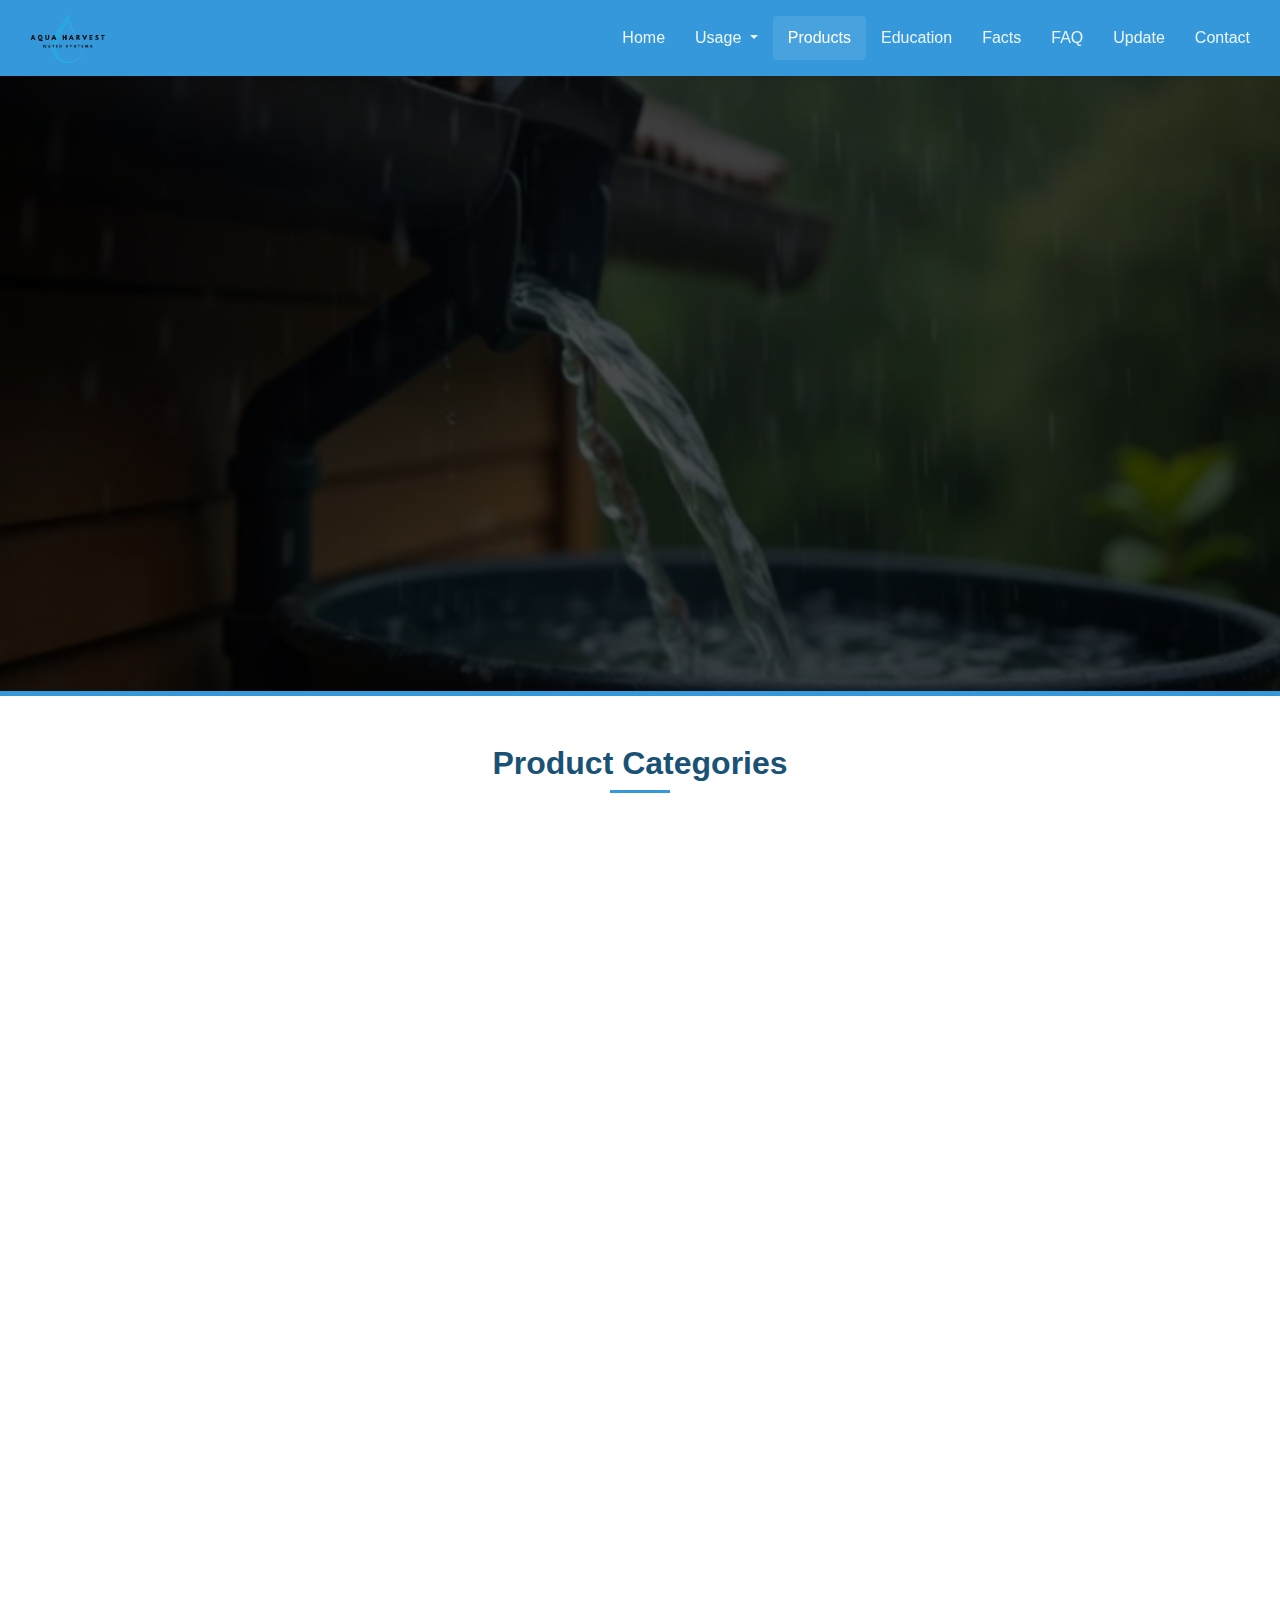
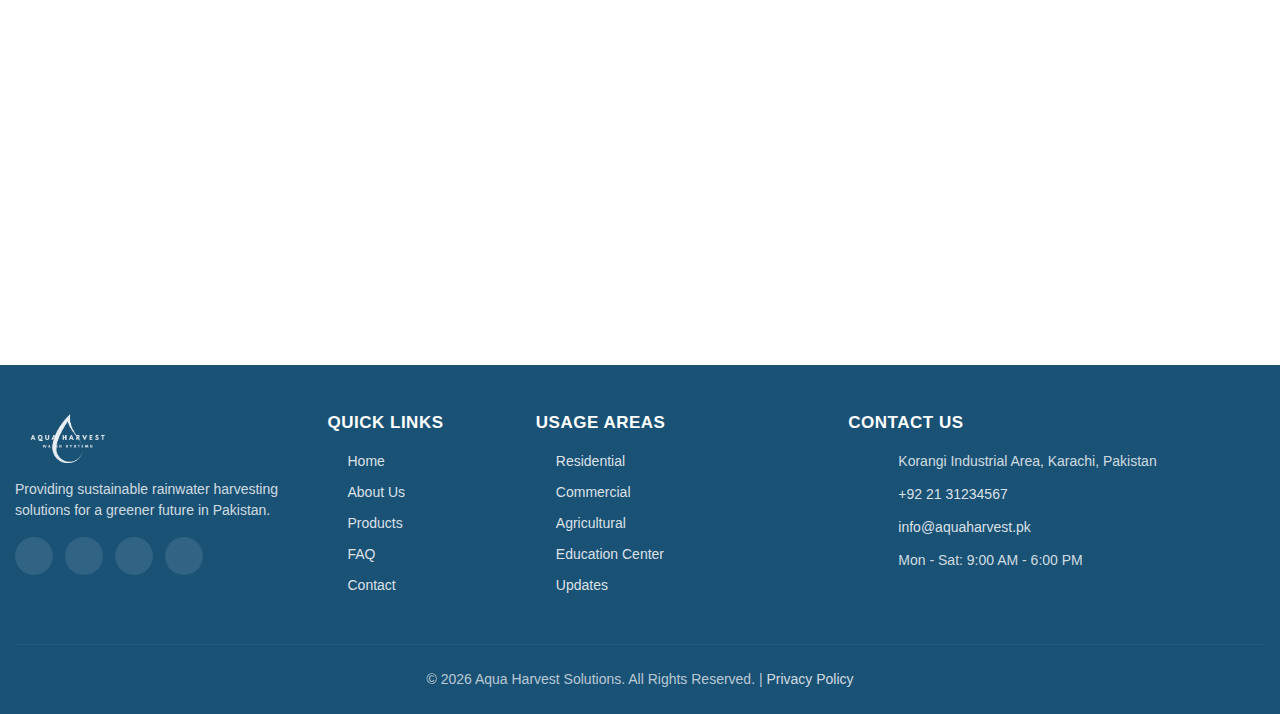
<file: product.html>
<!DOCTYPE html>
<html lang="en">
<head>
    <meta charset="UTF-8">
    <meta name="viewport" content="width=device-width, initial-scale=1.0">
    <title>Our Products | Aqua Harvest Solutions</title>

    <!-- Bootstrap CSS -->
    <link rel="stylesheet" href="https://cdn.jsdelivr.net/npm/bootstrap@5.3.3/dist/css/bootstrap.min.css" integrity="sha384-QWTKZyjpPEjISv5WaRU9OFeRpok6YctnYmDr5pNlyT2bRjXh0JMhjY6hW+ALEwIH" crossorigin="anonymous">

    <!-- Font Awesome -->
    <link rel="stylesheet" href="https://cdnjs.cloudflare.com/ajax/libs/font-awesome/6.5.1/css/all.min.css" integrity="sha512-DTOQO9RWCH3ppGqcWaEA1BIZOC6xxalwEsw9c2QQeAIftl+Vegovlnee1c9QX4TctnWMn13TZye+giMm8e2LwA==" crossorigin="anonymous" referrerpolicy="no-referrer" />

    <!-- Global Custom CSS -->
    <link rel="stylesheet" href="style.css">

    <!-- Favicon -->
    <link rel="icon" href="images/Favicon img.png" type="image/x-icon">

</head>
<body>

    <!-- Navbar Section -->
    <nav class="navbar navbar-expand-lg fixed-top shadow-sm">
        <div class="container">
            <a class="navbar-brand" href="index.html">
                <img src="images/Aqua_harvest-removebg-preview.png" alt="Aqua Harvest Logo" height="50">
            </a>
            <button class="navbar-toggler" type="button" data-bs-toggle="collapse" data-bs-target="#navbarNavDropdown" aria-controls="navbarNavDropdown" aria-expanded="false" aria-label="Toggle navigation">
                <span class="navbar-toggler-icon"></span>
            </button>
            <div class="collapse navbar-collapse" id="navbarNavDropdown">
                <ul class="navbar-nav ms-auto mb-2 mb-lg-0">
                    <li class="nav-item"> <a class="nav-link" href="index.html">Home</a> </li>
                    <li class="nav-item dropdown hover-dropdown">
                        <a class="nav-link dropdown-toggle" href="#" id="navbarDropdownMenuLink1" role="button" data-bs-toggle="dropdown" aria-expanded="false"> Usage </a>
                        <ul class="dropdown-menu" aria-labelledby="navbarDropdownMenuLink1">
                            <li><a class="dropdown-item" href="residential.html">Residential Area</a></li>
                            <li><a class="dropdown-item" href="commercial.html">Commercial Area</a></li>
                            <li><a class="dropdown-item" href="agricultural.html">Agricultural Area</a></li>
                        </ul>
                    </li>
                    <li class="nav-item"><a class="nav-link active" aria-current="page" href="product.html">Products</a></li>
                    <li class="nav-item"><a class="nav-link" href="education.html">Education</a></li>
                    <li class="nav-item"><a class="nav-link" href="facts.html">Facts</a></li>
                    <li class="nav-item"><a class="nav-link" href="faq.html">FAQ</a></li>
                    <li class="nav-item"><a class="nav-link" href="update.html">Update</a></li>
                    <li class="nav-item"><a class="nav-link" href="contact.html">Contact</a></li>
                </ul>
            </div>
        </div>
    </nav>
    <!-- Navbar Section End -->

    <!-- Page Header -->
    <header class="products-hero-overview text-white d-flex align-items-center">
        <div class="container text-center">
            <h1 class="display-5 fw-bold mb-3 animate-on-load">Our Rainwater Harvesting Solutions</h1>
            <p class="lead col-lg-8 mx-auto animate-on-load animate-delay-1">Explore our range of systems designed for residential, commercial, and agricultural needs.</p>
        </div>
    </header>
    <!-- Page Header End -->

    <main>

        <!-- Products Grid Section -->
        <section class="products-grid py-5">
            <div class="container">
                <h2 class="section-heading text-center mb-5">Product Categories</h2>

                <div class="row g-4">

                    <!-- Residential Systems Card -->
                    <div class="col-md-6 col-lg-4 d-flex align-items-stretch" id="residential">
                        <div class="card product-card h-100 fade-in-on-scroll text-center">
                            <img src="images/Resedential Hero.jpg" class="card-img-top" alt="Residential Rainwater System">
                            <div class="card-body d-flex flex-column">
                                <h5 class="card-title"><i class="fas fa-home me-2"></i>Residential Systems</h5>
                                <p class="card-text flex-grow-1">Perfect for homeowners looking to save water on gardening, laundry, and toilet flushing. Systems range from simple barrels to fully integrated solutions.</p>
                                <!-- Link to a specific residential detail page if you have one -->
                                <a href="residential-product.html" class="btn btn-outline-primary mt-auto stretched-link">View Residential Products</a>
                            </div>
                        </div>
                    </div>

                    <!-- Commercial Systems Card -->
                    <div class="col-md-6 col-lg-4 d-flex align-items-stretch" id="commercial">
                        <div class="card product-card h-100 fade-in-on-scroll animate-delay-1 text-center">
                            <img src="images/Comercial Hero.jpg" class="card-img-top" alt="Commercial Rainwater System">
                            <div class="card-body d-flex flex-column">
                                <h5 class="card-title"><i class="fas fa-building me-2"></i>Commercial Systems</h5>
                                <p class="card-text flex-grow-1">Scalable solutions for businesses, schools, and facilities to reduce operating costs, manage stormwater, and meet sustainability goals.</p>
                                <!-- Link to a specific commercial detail page -->
                                <a href="commercial-products.html" class="btn btn-outline-primary mt-auto stretched-link">View Commercial Products</a>
                            </div>
                        </div>
                    </div>

                    <!-- Agricultural Use Card -->
                    <div class="col-md-6 col-lg-4 d-flex align-items-stretch" id="agricultural">
                        <div class="card product-card h-100 fade-in-on-scroll animate-delay-2 text-center">
                            <img src="images/Agriculutral hero.jpg" class="card-img-top" alt="Agricultural Rainwater Harvesting">
                            <div class="card-body d-flex flex-column">
                                <h5 class="card-title"><i class="fas fa-tractor me-2"></i>Agricultural Systems</h5>
                                <p class="card-text flex-grow-1">Large-capacity storage and distribution systems designed for irrigation, livestock watering, and other farm needs, ensuring water security.</p>
                                <!-- Link to a specific agricultural detail page -->
                                <a href="agricultural-products.html" class="btn btn-outline-primary mt-auto stretched-link">View Agricultural Products</a>
                            </div>
                        </div>
                    </div>

                    <!-- Custom Design Card -->
                    <div class="col-md-6 col-lg-4 d-flex align-items-stretch" id="custom">
                        <div class="card product-card h-100 fade-in-on-scroll animate-delay-1 text-center">
                            <img src="images/Education Hero.jpg" class="card-img-top" alt="Custom Rainwater System Design">
                            <div class="card-body d-flex flex-column">
                                <h5 class="card-title"><i class="fas fa-drafting-compass me-2"></i>Custom Design & Consultation</h5>
                                <p class="card-text flex-grow-1">Have unique requirements? Our experts can design and implement a bespoke rainwater harvesting system tailored to your specific site and needs.</p>
                                <a href="contact.html?subject=Custom%20Design%20Inquiry" class="btn btn-outline-primary mt-auto stretched-link">Request Consultation</a>
                            </div>
                        </div>
                    </div>

                </div>
            </div>
        </section>
        <!-- Products Grid Section End -->

        <!-- CTA Section -->
         <section class="cta-home py-5 text-center text-white fade-in-on-scroll">
            <div class="container">
                <h2 class="display-5 fw-bold mb-3">Find the Right Solution?</h2>
                <p class="lead mb-4 col-lg-8 mx-auto">Contact our specialists today for expert advice and a free quote tailored to your needs.</p>
                <a href="contact.html" class="btn btn-light btn-lg px-5 py-3 fw-semibold shadow">Get Your Free Quote</a>
            </div>
        </section>
        <!-- CTA Section End -->

    </main>

    <!-- Scroll to Top Button -->
    <a href="#" id="scrollToTopBtn" title="Go to top"><i class="fas fa-arrow-up"></i></a>
    <!-- Scroll to Top Button End -->

    <!-- Footer -->
    <footer class="footer-section pt-5 pb-4">
        <div class="container">
            <div class="row justify-content-center">
                <!-- Column 1: Brand/About -->
                <div class="col-lg-3 col-md-6 mb-4 mb-lg-0">
                    <a class="navbar-brand mb-3 d-inline-block" href="index.html">
                        <img src="images/Aqua_harvest-removebg-preview.png" alt="Aqua Harvest Logo" height="60">
                    </a>
                    <p class="footer-text">Providing sustainable rainwater harvesting solutions for a greener future in Pakistan.</p>
                    <div class="social-icons mt-3">
                        <a href="#" class="social-icon"><i class="fab fa-facebook-f"></i></a>
                        <a href="#" class="social-icon"><i class="fab fa-twitter"></i></a>
                        <a href="#" class="social-icon"><i class="fab fa-linkedin-in"></i></a>
                        <a href="#" class="social-icon"><i class="fab fa-instagram"></i></a>
                    </div>
                </div>

                <!-- Column 2: Quick Links -->
                <div class="col-lg-2 col-md-6 mb-4 mb-lg-0">
                    <h5 class="footer-heading">Quick Links</h5>
                    <ul class="list-unstyled footer-links">
                        <li><a href="index.html">Home</a></li>
                        <li><a href="about.html">About Us</a></li> <!-- Placeholder Link -->
                        <li><a href="product.html">Products</a></li>
                        <li><a href="faq.html">FAQ</a></li>
                        <li><a href="contact.html">Contact</a></li>
                    </ul>
                </div>

                <!-- Column 3: Services/Usage -->
                <div class="col-lg-3 col-md-6 mb-4 mb-lg-0">
                    <h5 class="footer-heading">Usage Areas</h5>
                    <ul class="list-unstyled footer-links">
                        <li><a href="residential.html">Residential</a></li>
                        <li><a href="commercial.html">Commercial</a></li>
                        <li><a href="agricultural.html">Agricultural</a></li>
                        <li><a href="education.html">Education Center</a></li>
                        <li><a href="update.html">Updates</a></li>
                    </ul>
                </div>

                <!-- Column 4: Contact Info -->
                <div class="col-lg-4 col-md-6 mb-4 mb-lg-0">
                    <h5 class="footer-heading">Contact Us</h5>
                    <ul class="list-unstyled footer-contact-info">
                        <li><i class="fas fa-map-marker-alt"></i> Korangi Industrial Area, Karachi, Pakistan</li>
                        <li><i class="fas fa-phone"></i> <a href="tel:+922131234567">+92 21 31234567</a></li>
                        <li><i class="fas fa-envelope"></i> <a href="mailto:info@aquaharvest.pk">info@aquaharvest.pk</a></li>
                        <li><i class="fas fa-clock"></i> Mon - Sat: 9:00 AM - 6:00 PM</li>
                    </ul>
                </div>
            </div>

            <hr class="footer-divider">

            <div class="text-center footer-bottom-text">
                &copy; <span id="currentYear"></span> Aqua Harvest Solutions. All Rights Reserved. | <a href="privacy.html">Privacy Policy</a> <!-- Placeholder -->
            </div>
        </div>
    </footer>
    <!-- Footer End -->

    <!-- Bootstrap JS Bundle -->
    <script src="https://cdn.jsdelivr.net/npm/bootstrap@5.3.3/dist/js/bootstrap.bundle.min.js" integrity="sha384-YvpcrYf0tY3lHB60NNkmXc5s9fDVZLESaAA55NDzOxhy9GkcIdslK1eN7N6jIeHz" crossorigin="anonymous"></script>

    <!-- Global Custom JS -->
    <script src="app.js"></script>

</body>
</html>
</file>
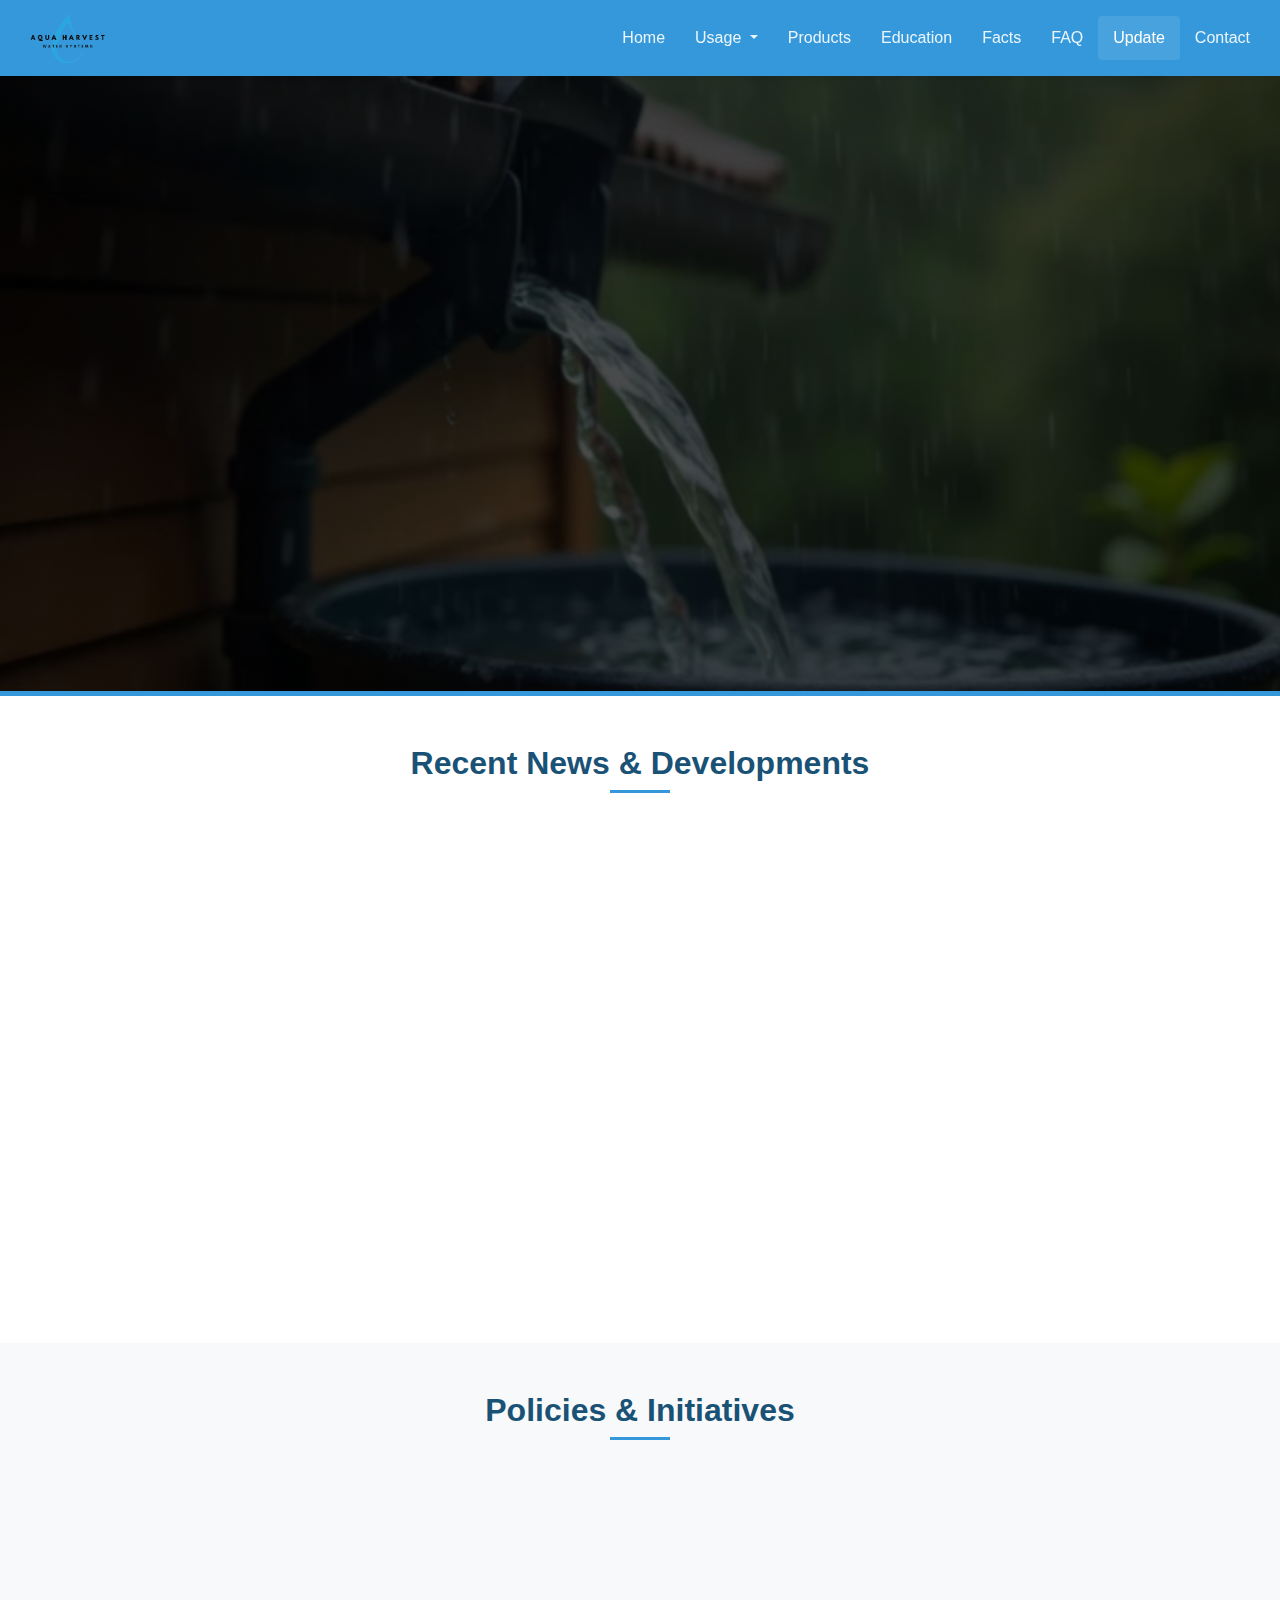
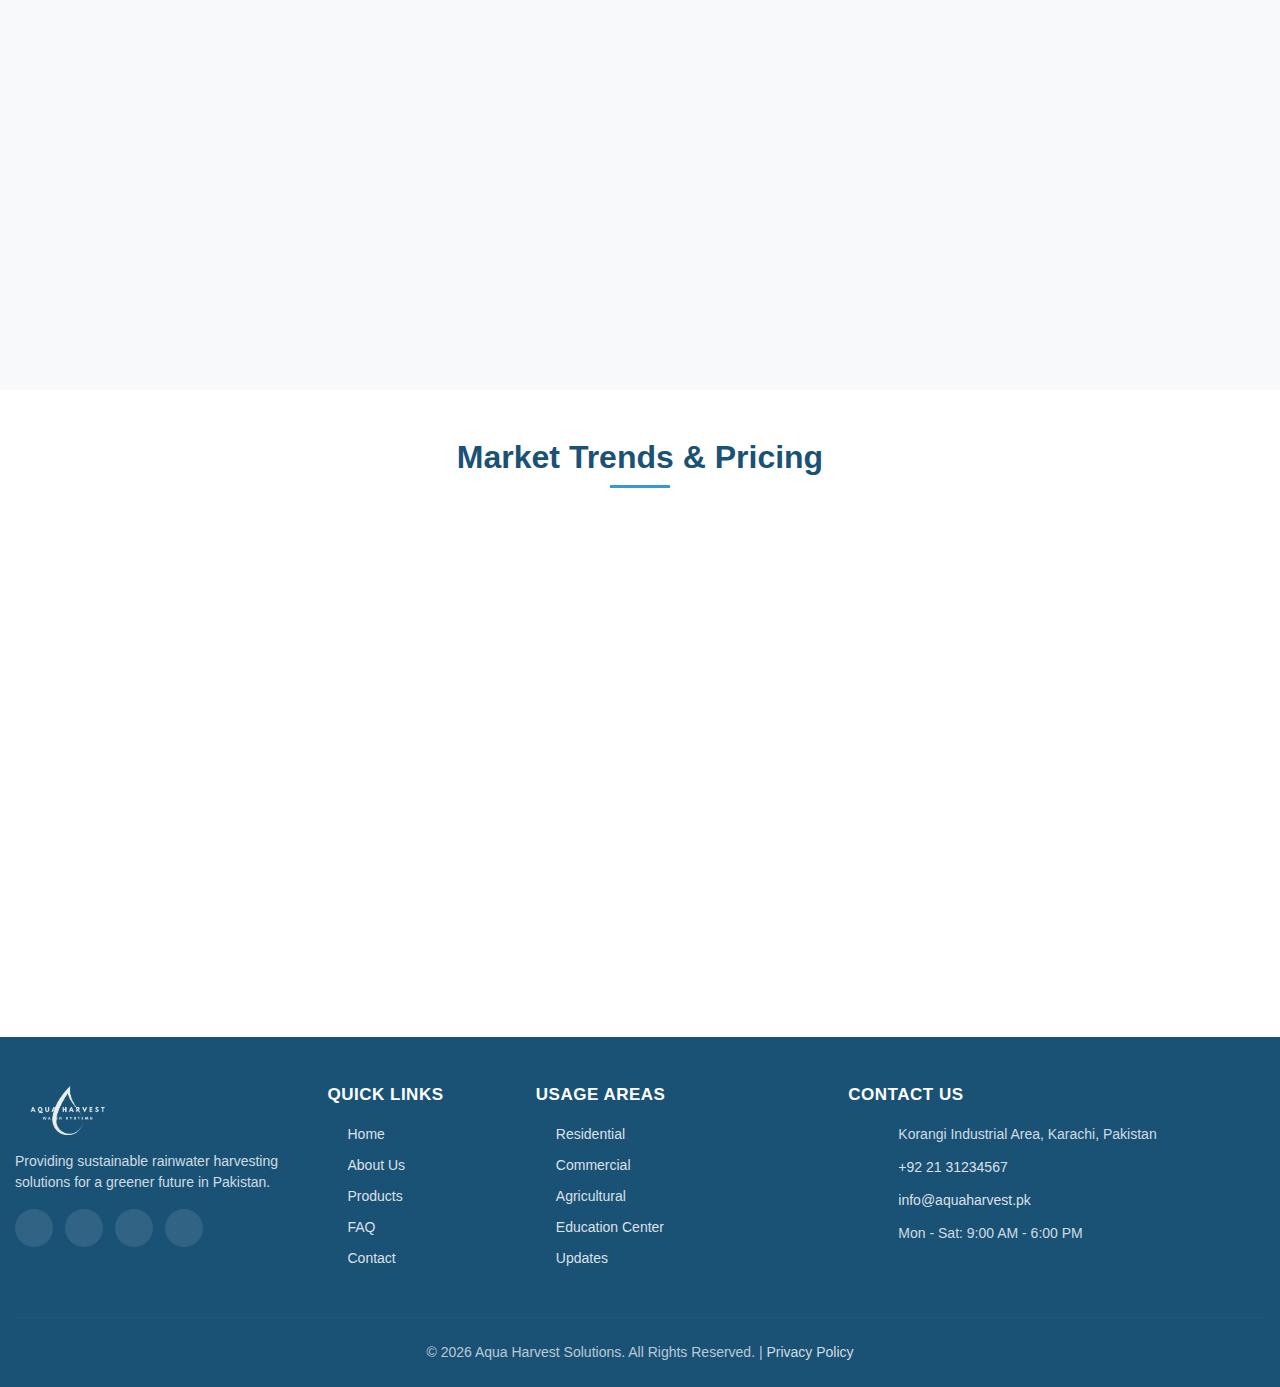
<file: update.html>
<!DOCTYPE html>
<html lang="en">
<head>
    <meta charset="UTF-8">
    <meta name="viewport" content="width=device-width, initial-scale=1.0">
    <title>RWH News & Updates | Aqua Harvest</title>

    <!-- Bootstrap CSS -->
    <link rel="stylesheet" href="https://cdn.jsdelivr.net/npm/bootstrap@5.3.3/dist/css/bootstrap.min.css" integrity="sha384-QWTKZyjpPEjISv5WaRU9OFeRpok6YctnYmDr5pNlyT2bRjXh0JMhjY6hW+ALEwIH" crossorigin="anonymous">

    <!-- Font Awesome -->
    <link rel="stylesheet" href="https://cdnjs.cloudflare.com/ajax/libs/font-awesome/6.5.1/css/all.min.css" integrity="sha512-DTOQO9RWCH3ppGqcWaEA1BIZOC6xxalwEsw9c2QQeAIftl+Vegovlnee1c9QX4TctnWMn13TZye+giMm8e2LwA==" crossorigin="anonymous" referrerpolicy="no-referrer" />

    <!-- Global Custom CSS -->
    <link rel="stylesheet" href="style.css">

    <!-- Favicon -->
    <link rel="icon" href="images/Favicon img.png" type="image/x-icon">

    
</head>
<body>

    <!-- Navbar Section -->
    <nav class="navbar navbar-expand-lg fixed-top shadow-sm">
        <div class="container">
            <a class="navbar-brand" href="index.html">
                <img src="images/Aqua_harvest-removebg-preview.png" alt="Aqua Harvest Logo" height="50">
            </a>
            <button class="navbar-toggler" type="button" data-bs-toggle="collapse" data-bs-target="#navbarNavDropdown" aria-controls="navbarNavDropdown" aria-expanded="false" aria-label="Toggle navigation">
                <span class="navbar-toggler-icon"></span>
            </button>
            <div class="collapse navbar-collapse" id="navbarNavDropdown">
                <ul class="navbar-nav ms-auto mb-2 mb-lg-0">
                    <li class="nav-item"> <a class="nav-link" href="index.html">Home</a> </li>
                    <li class="nav-item dropdown hover-dropdown">
                        <a class="nav-link dropdown-toggle" href="#" id="navbarDropdownMenuLink1" role="button" data-bs-toggle="dropdown" aria-expanded="false"> Usage </a>
                        <ul class="dropdown-menu" aria-labelledby="navbarDropdownMenuLink1">
                            <li><a class="dropdown-item" href="residential.html">Residential Area</a></li>
                            <li><a class="dropdown-item" href="commercial.html">Commercial Area</a></li>
                            <li><a class="dropdown-item" href="agricultural.html">Agricultural Area</a></li>
                        </ul>
                    </li>
                    <li class="nav-item"><a class="nav-link" href="product.html">Products</a></li>
                    <li class="nav-item"><a class="nav-link" href="education.html">Education</a></li>
                    <li class="nav-item"><a class="nav-link" href="facts.html">Facts</a></li>
                    <li class="nav-item"><a class="nav-link" href="faq.html">FAQ</a></li>
                    <li class="nav-item"><a class="nav-link active" aria-current="page" href="update.html">Update</a></li>
                    <li class="nav-item"><a class="nav-link" href="contact.html">Contact</a></li>
                </ul>
            </div>
        </div>
    </nav>
    <!-- Navbar Section End -->

    <!-- Page Header -->
    <header class="page-header-update text-white d-flex align-items-center">
        <div class="container text-center">
            <h1 class="display-5 fw-bold mb-3 animate-on-load">Rainwater Harvesting Updates</h1>
            <p class="lead col-lg-9 mx-auto animate-on-load animate-delay-1">Latest news, policies, technologies, and trends related to rainwater harvesting worldwide.</p>
        </div>
    </header>
    <!-- Page Header End -->

    <main>

        <!-- Section 1: Latest News & Developments -->
        <section id="rwh-news" class="py-5">
            <div class="container">
                <h2 class="section-heading text-center mb-5">Recent News & Developments</h2>
                <div class="row g-4">

                    <!-- News Card 1 -->
                    <div class="col-lg-4 col-md-6 d-flex align-items-stretch">
                        <div class="card update-card h-100 fade-in-on-scroll">
                            <img src="images/water trch.jpg" class="card-img-top" alt="Water Purification Tech">
                            <div class="card-body d-flex flex-column">
                                <h5 class="card-title">Advancements in UV-C LED Water Purification</h5>
                                <p class="card-text small text-muted mb-2"><i class="far fa-calendar-alt me-1"></i> July 15, 2024 | Source: WaterTech Online</p>
                                <p class="card-text flex-grow-1">Breakthroughs in UV-C LED tech promise energy-efficient, compact water disinfection, potentially lowering costs for potable RWH systems.</p>
                                <button type="button" class="btn btn-outline-primary btn-sm mt-auto" data-bs-toggle="modal" data-bs-target="#newsModal1">
                                  Read More
                                </button>
                            </div>
                        </div>
                    </div>

                    <!-- News Card 2 -->
                    <div class="col-lg-4 col-md-6 d-flex align-items-stretch">
                        <div class="card update-card h-100 fade-in-on-scroll animate-delay-1">
                            <img src="images/karachi water security.jpg" class="card-img-top" alt="Karachi Water Scarcity">
                            <div class="card-body d-flex flex-column">
                                <h5 class="card-title">Karachi Explores RWH Amidst Water Shortages</h5>
                                <p class="card-text small text-muted mb-2"><i class="far fa-calendar-alt me-1"></i> July 20, 2024 | Source: Local News Outlet (Example)</p>
                                <p class="card-text flex-grow-1">Experts highlight rainwater harvesting potential in Karachi to supplement supply amidst distribution challenges and low dam levels.</p>
                                <button type="button" class="btn btn-outline-primary btn-sm mt-auto" data-bs-toggle="modal" data-bs-target="#newsModal2">
                                  Read More
                                </button>
                            </div>
                        </div>
                    </div>

                    <!-- News Card 3 -->
                    <div class="col-lg-4 col-md-6 d-flex align-items-stretch">
                        <div class="card update-card h-100 fade-in-on-scroll animate-delay-2">
                            <img src="images/smart rwh system.jpg" class="card-img-top" alt="Smart RWH System">
                            <div class="card-body d-flex flex-column">
                                <h5 class="card-title">Smart RWH Systems Gain Traction Globally</h5>
                                <p class="card-text small text-muted mb-2"><i class="far fa-calendar-alt me-1"></i> July 5, 2024 | Source: Sustainable Cities Collective</p>
                                <p class="card-text flex-grow-1">IoT-enabled systems help manage stormwater, providing real-time data on collection, storage, and water quality.</p>
                                <button type="button" class="btn btn-outline-primary btn-sm mt-auto" data-bs-toggle="modal" data-bs-target="#newsModal3">
                                  Read More
                                </button>
                            </div>
                        </div>
                    </div>

                   
                </div> <!-- / .row -->
            </div> <!-- / .container -->
        </section>
        <!-- Section 1 End -->

        <!-- Section 2: Policies & Initiatives -->
        <section id="rwh-policies" class="py-5 bg-light">
            <div class="container">
                <h2 class="section-heading text-center mb-5">Policies & Initiatives</h2>
                <div class="row g-4">

                    <!-- Policy Card 1 -->
                    <div class="col-lg-4 col-md-6 d-flex align-items-stretch">
                        <div class="card update-card h-100 fade-in-on-scroll">
                            <img src="images/city rebate.jpg" class="card-img-top" alt="City Rebate Program">
                            <div class="card-body d-flex flex-column">
                                <h5 class="card-title"><i class="fas fa-hand-holding-usd me-2 text-success"></i> US Residential Rebate Programs Expand</h5>
                                <p class="card-text small text-muted mb-2"><i class="far fa-calendar-alt me-1"></i> July 1, 2024 | Region: California, USA</p>
                                <p class="card-text flex-grow-1">Several major Californian cities increased funding for homeowner rebates covering rain barrels and cistern installations to combat drought conditions.</p>
                                <button type="button" class="btn btn-outline-primary btn-sm mt-auto" data-bs-toggle="modal" data-bs-target="#policyModal1">
                                  More Details
                                </button>
                            </div>
                        </div>
                    </div>

                    <!-- Policy Card 2 -->
                    <div class="col-lg-4 col-md-6 d-flex align-items-stretch">
                        <div class="card update-card h-100 fade-in-on-scroll animate-delay-1">
                             <img src="images/national water.jpg" class="card-img-top" alt="National Water Policy">
                            <div class="card-body d-flex flex-column">
                                <h5 class="card-title"><i class="fas fa-landmark me-2 text-primary-darkest"></i> National Water Policy (2018) Emphasis</h5>
                                <p class="card-text small text-muted mb-2"><i class="far fa-calendar-alt me-1"></i> Existing Policy | Region: Pakistan</p>
                                <p class="card-text flex-grow-1">Pakistan's National Water Policy (2018) mentions promoting rainwater harvesting for water conservation and groundwater recharge.</p>
                                <button type="button" class="btn btn-outline-primary btn-sm mt-auto" data-bs-toggle="modal" data-bs-target="#policyModal2">
                                  More Details
                                </button>
                            </div>
                        </div>
                    </div>

                    <!-- Policy Card 3 -->
                    <div class="col-lg-4 col-md-6 d-flex align-items-stretch">
                        <div class="card update-card h-100 fade-in-on-scroll animate-delay-2">
                            <img src="images/commercial building.jpg" class="card-img-top" alt="Commercial Building Code">
                            <div class="card-body d-flex flex-column">
                                <h5 class="card-title"><i class="fas fa-building me-2 text-info"></i> EU Building Codes Increasingly Include RWH</h5>
                                <p class="card-text small text-muted mb-2"><i class="far fa-calendar-alt me-1"></i> Trend | Region: European Union</p>
                                <p class="card-text flex-grow-1">Several EU member states are updating building regulations to require or incentivize RWH in new commercial and residential constructions.</p>
                                <button type="button" class="btn btn-outline-primary btn-sm mt-auto" data-bs-toggle="modal" data-bs-target="#policyModal3">
                                  More Details
                                </button>
                            </div>
                        </div>
                    </div>

                    
                </div> <!-- / .row -->
            </div> <!-- / .container -->
        </section>
        <!-- Section 2 End -->

        <!-- Section 3: Market Trends & Pricing -->
        <section id="rwh-market" class="py-5">
            <div class="container">
                <h2 class="section-heading text-center mb-5">Market Trends & Pricing</h2>
                <div class="row g-4">

                    <!-- Market Card 1 -->
                    <div class="col-lg-4 col-md-6 d-flex align-items-stretch">
                        <div class="card update-card h-100 fade-in-on-scroll">
                            <img src="images/tank price.jpg" class="card-img-top" alt="Tank Prices">
                            <div class="card-body d-flex flex-column">
                                <h5 class="card-title"><i class="fas fa-tags me-2 text-secondary"></i> Poly Tank Prices See Moderate Increase</h5>
                                <p class="card-text small text-muted mb-2"><i class="far fa-calendar-alt me-1"></i> Q2 2024 Report | Source: Plastics Market Watch</p>
                                <p class="card-text flex-grow-1">Rising raw material costs have led to a slight increase (5-8%) in the average price of polyethylene storage tanks compared to the previous year.</p>
                                <button type="button" class="btn btn-outline-primary btn-sm mt-auto" data-bs-toggle="modal" data-bs-target="#marketModal1">
                                  More Details
                                </button>
                            </div>
                        </div>
                    </div>

                    <!-- Market Card 2 -->
                    <div class="col-lg-4 col-md-6 d-flex align-items-stretch">
                        <div class="card update-card h-100 fade-in-on-scroll animate-delay-1">
                            <img src="images/fiberglass tank.jpg" class="card-img-top" alt="Fiberglass Tanks">
                            <div class="card-body d-flex flex-column">
                                <h5 class="card-title"><i class="fas fa-industry me-2 text-secondary"></i> Increased Availability of Local Fiberglass Tanks</h5>
                                <p class="card-text small text-muted mb-2"><i class="far fa-calendar-alt me-1"></i> Recent Trend | Market: Pakistan Cities</p>
                                <p class="card-text flex-grow-1">More local manufacturers are producing fiberglass water storage tanks, offering an alternative to traditional concrete or imported poly tanks.</p>
                                <button type="button" class="btn btn-outline-primary btn-sm mt-auto" data-bs-toggle="modal" data-bs-target="#marketModal2">
                                  More Details
                                </button>
                            </div>
                        </div>
                    </div>

                    <!-- Market Card 3 -->
                    <div class="col-lg-4 col-md-6 d-flex align-items-stretch">
                        <div class="card update-card h-100 fade-in-on-scroll animate-delay-2">
                            <img src="images/smart controler.jpg" class="card-img-top" alt="Smart Controller">
                            <div class="card-body d-flex flex-column">
                                <h5 class="card-title"><i class="fas fa-microchip me-2 text-danger"></i> Demand Grows for Smart RWH Controllers</h5>
                                <p class="card-text small text-muted mb-2"><i class="far fa-calendar-alt me-1"></i> July 10, 2024 | Source: Home Automation Insider</p>
                                <p class="card-text flex-grow-1">Consumers and businesses increasingly seek integrated controllers that automate pump operation, track water levels, and monitor quality via apps.</p>
                                <button type="button" class="btn btn-outline-primary btn-sm mt-auto" data-bs-toggle="modal" data-bs-target="#marketModal3">
                                  More Details
                                </button>
                            </div>
                        </div>
                    </div>

                </div> <!-- / .row -->
            </div> <!-- / .container -->
        </section>
        <!-- Section 3 End -->

    </main>

    <!-- Scroll to Top Button -->
    <a href="#" id="scrollToTopBtn" title="Go to top"><i class="fas fa-arrow-up"></i></a>
    <!-- Scroll to Top Button End -->

    <!-- Footer -->
    <footer class="footer-section pt-5 pb-4">
        <div class="container">
            <div class="row justify-content-center">
                <!-- Column 1: Brand/About -->
                <div class="col-lg-3 col-md-6 mb-4 mb-lg-0">
                    <a class="navbar-brand mb-3 d-inline-block" href="index.html">
                        <img src="images/Aqua_harvest-removebg-preview.png" alt="Aqua Harvest Logo" height="60">
                    </a>
                    <p class="footer-text">Providing sustainable rainwater harvesting solutions for a greener future in Pakistan.</p>
                    <div class="social-icons mt-3">
                        <a href="#" class="social-icon"><i class="fab fa-facebook-f"></i></a>
                        <a href="#" class="social-icon"><i class="fab fa-twitter"></i></a>
                        <a href="#" class="social-icon"><i class="fab fa-linkedin-in"></i></a>
                        <a href="#" class="social-icon"><i class="fab fa-instagram"></i></a>
                    </div>
                </div>

                <!-- Column 2: Quick Links -->
                <div class="col-lg-2 col-md-6 mb-4 mb-lg-0">
                    <h5 class="footer-heading">Quick Links</h5>
                    <ul class="list-unstyled footer-links">
                        <li><a href="index.html">Home</a></li>
                        <li><a href="about.html">About Us</a></li> <!-- Placeholder Link -->
                        <li><a href="product.html">Products</a></li>
                        <li><a href="faq.html">FAQ</a></li>
                        <li><a href="contact.html">Contact</a></li>
                    </ul>
                </div>

                <!-- Column 3: Usage Areas -->
                <div class="col-lg-3 col-md-6 mb-4 mb-lg-0">
                    <h5 class="footer-heading">Usage Areas</h5>
                    <ul class="list-unstyled footer-links">
                        <li><a href="residential.html">Residential</a></li>
                        <li><a href="commercial.html">Commercial</a></li>
                        <li><a href="agricultural.html">Agricultural</a></li>
                        <li><a href="education.html">Education Center</a></li>
                        <li><a href="update.html">Updates</a></li>
                    </ul>
                </div>

                <!-- Column 4: Contact Info -->
                <div class="col-lg-4 col-md-6 mb-4 mb-lg-0">
                    <h5 class="footer-heading">Contact Us</h5>
                    <ul class="list-unstyled footer-contact-info">
                        <li><i class="fas fa-map-marker-alt"></i> Korangi Industrial Area, Karachi, Pakistan</li>
                        <li><i class="fas fa-phone"></i> <a href="tel:+922131234567">+92 21 31234567</a></li>
                        <li><i class="fas fa-envelope"></i> <a href="mailto:info@aquaharvest.pk">info@aquaharvest.pk</a></li>
                        <li><i class="fas fa-clock"></i> Mon - Sat: 9:00 AM - 6:00 PM</li>
                    </ul>
                </div>
            </div>

            <hr class="footer-divider">

            <div class="text-center footer-bottom-text">
                &copy; <span id="currentYear"></span> Aqua Harvest Solutions. All Rights Reserved. | <a href="privacy.html">Privacy Policy</a> <!-- Placeholder -->
            </div>
        </div>
    </footer>
    <!-- Footer End -->

    <!-- MODALS START HERE -->

    <!-- News Modals -->
    <div class="modal fade" id="newsModal1" tabindex="-1" aria-labelledby="newsModal1Label" aria-hidden="true">
      <div class="modal-dialog modal-dialog-centered">
        <div class="modal-content">
          <div class="modal-header">
            <h5 class="modal-title" id="newsModal1Label">Advancements in UV-C LED Water Purification</h5>
            <button type="button" class="btn-close" data-bs-dismiss="modal" aria-label="Close"></button>
          </div>
          <div class="modal-body">
            <p class="text-muted small"><i class="far fa-calendar-alt me-1"></i> July 15, 2024 | Source: WaterTech Online</p>
            <p>Breakthroughs in UV-C LED tech promise energy-efficient, compact water disinfection, potentially lowering costs for potable RWH systems.</p>
            <p>This new generation of LEDs operates at optimal wavelengths for germicidal irradiation, requires less power than traditional mercury lamps, and has a longer lifespan. Integration into smaller point-of-use systems for homes and businesses is becoming more viable, addressing safety concerns for drinking harvested rainwater.</p>
          </div>
        </div>
      </div>
    </div>

    <div class="modal fade" id="newsModal2" tabindex="-1" aria-labelledby="newsModal2Label" aria-hidden="true">
      <div class="modal-dialog modal-dialog-centered">
        <div class="modal-content">
          <div class="modal-header">
            <h5 class="modal-title" id="newsModal2Label">Karachi Explores RWH Amidst Water Shortages</h5>
            <button type="button" class="btn-close" data-bs-dismiss="modal" aria-label="Close"></button>
          </div>
          <div class="modal-body">
            <p class="text-muted small"><i class="far fa-calendar-alt me-1"></i> July 20, 2024 | Source: Local News Outlet (Example)</p>
            <p>Experts highlight rainwater harvesting potential in Karachi to supplement supply amidst distribution challenges and low dam levels.</p>
            <p>With Hub Dam levels frequently dropping and reliance on Indus River water, localized RWH, especially in housing societies and industrial areas, is seen as a crucial step towards water resilience in the megacity. Challenges include initial cost and lack of widespread implementation guidelines.</p>
          </div>
        </div>
      </div>
    </div>

    <div class="modal fade" id="newsModal3" tabindex="-1" aria-labelledby="newsModal3Label" aria-hidden="true">
      <div class="modal-dialog modal-dialog-centered">
        <div class="modal-content">
          <div class="modal-header">
            <h5 class="modal-title" id="newsModal3Label">Smart RWH Systems Gain Traction Globally</h5>
            <button type="button" class="btn-close" data-bs-dismiss="modal" aria-label="Close"></button>
          </div>
          <div class="modal-body">
             <p class="text-muted small"><i class="far fa-calendar-alt me-1"></i> July 5, 2024 | Source: Sustainable Cities Collective</p>
             <p>IoT-enabled systems help cities manage stormwater, providing real-time data on collection, storage, and water quality.</p>
             <p>These systems often include sensors for tank levels, rainfall intensity, and basic quality parameters (like turbidity). Data is transmitted wirelessly, allowing for optimized water use (e.g., prioritizing RWH for irrigation before using municipal water) and better flood mitigation planning by utility managers.</p>
          </div>
        </div>
      </div>
    </div>

    <div class="modal fade" id="newsModal4" tabindex="-1" aria-labelledby="newsModal4Label" aria-hidden="true">
      <div class="modal-dialog modal-dialog-centered">
        <div class="modal-content">
          <div class="modal-header">
            <h5 class="modal-title" id="newsModal4Label">Punjab Agriculture Dept. Promotes RWH for Small Farms</h5>
            <button type="button" class="btn-close" data-bs-dismiss="modal" aria-label="Close"></button>
          </div>
          <div class="modal-body">
            <p class="text-muted small"><i class="far fa-calendar-alt me-1"></i> July 10, 2024 | Source: National Agri News (Example)</p>
            <p>Pilot projects in rain-fed (barani) areas of Punjab demonstrate low-cost RWH techniques like pond lining and check dams to support crop irrigation.</p>
            <p>These initiatives aim to reduce reliance on unpredictable rainfall and depleting groundwater by capturing monsoon runoff. Training programs are being offered to farmers on constructing and maintaining these simple but effective systems.</p>
          </div>
        </div>
      </div>
    </div>

    <div class="modal fade" id="newsModal5" tabindex="-1" aria-labelledby="newsModal5Label" aria-hidden="true">
      <div class="modal-dialog modal-dialog-centered">
        <div class="modal-content">
          <div class="modal-header">
            <h5 class="modal-title" id="newsModal5Label">Innovative RWH Techniques Boost Crop Yields</h5>
            <button type="button" class="btn-close" data-bs-dismiss="modal" aria-label="Close"></button>
          </div>
          <div class="modal-body">
            <p class="text-muted small"><i class="far fa-calendar-alt me-1"></i> June 20, 2024 | Source: Global Farming Today</p>
            <p>Farmers worldwide adopt advanced catchment and storage methods, combined with efficient irrigation, to thrive despite water scarcity.</p>
            <p>Techniques include contour bunding, check dams, and subsurface storage combined with drip irrigation systems, proving crucial for food security in water-stressed zones.</p>
          </div>
        </div>
      </div>
    </div>

    <div class="modal fade" id="newsModal6" tabindex="-1" aria-labelledby="newsModal6Label" aria-hidden="true">
      <div class="modal-dialog modal-dialog-centered">
        <div class="modal-content">
          <div class="modal-header">
            <h5 class="modal-title" id="newsModal6Label">CDA Completes RWH Project at F-9 Park, Islamabad</h5>
            <button type="button" class="btn-close" data-bs-dismiss="modal" aria-label="Close"></button>
          </div>
          <div class="modal-body">
            <p class="text-muted small"><i class="far fa-calendar-alt me-1"></i> June 25, 2024 | Source: CDA Press Release (Example)</p>
            <p>The Capital Development Authority (CDA) finished installing a system to collect rainwater runoff for irrigating Fatima Jinnah Park (F-9 Park).</p>
            <p>This project aims to conserve potable water previously used for park maintenance and serves as a model for other public spaces in the capital. The system includes collection channels and storage tanks.</p>
          </div>
        </div>
      </div>
    </div>

    <!-- Policy Modals -->
    <div class="modal fade" id="policyModal1" tabindex="-1" aria-labelledby="policyModal1Label" aria-hidden="true">
      <div class="modal-dialog modal-dialog-centered">
        <div class="modal-content">
          <div class="modal-header">
            <h5 class="modal-title" id="policyModal1Label"><i class="fas fa-hand-holding-usd me-2 text-success"></i> US Residential Rebate Programs Expand</h5>
            <button type="button" class="btn-close" data-bs-dismiss="modal" aria-label="Close"></button>
          </div>
          <div class="modal-body">
            <p class="text-muted small"><i class="far fa-calendar-alt me-1"></i> July 1, 2024 | Region: California, USA</p>
            <p>Several major Californian cities increased funding for homeowner rebates covering rain barrels and cistern installations to combat drought conditions.</p>
            <p>Increased rebate amounts and streamlined application processes aim to accelerate adoption. Check local water district websites for details.</p>
          </div>
        </div>
      </div>
    </div>

    <div class="modal fade" id="policyModal2" tabindex="-1" aria-labelledby="policyModal2Label" aria-hidden="true">
      <div class="modal-dialog modal-dialog-centered">
        <div class="modal-content">
          <div class="modal-header">
            <h5 class="modal-title" id="policyModal2Label"><i class="fas fa-landmark me-2 text-primary-darkest"></i> National Water Policy (2018) Emphasis</h5>
            <button type="button" class="btn-close" data-bs-dismiss="modal" aria-label="Close"></button>
          </div>
          <div class="modal-body">
            <p class="text-muted small"><i class="far fa-calendar-alt me-1"></i> Existing Policy | Region: Pakistan</p>
            <p>Pakistan's National Water Policy (2018) mentions promoting rainwater harvesting for water conservation and groundwater recharge.</p>
            <p>The policy calls for developing guidelines and promoting RWH techniques suitable for different regions, although large-scale federal implementation programs based solely on this are still evolving. Provincial actions often drive specific projects.</p>
          </div>
        </div>
      </div>
    </div>

    <div class="modal fade" id="policyModal3" tabindex="-1" aria-labelledby="policyModal3Label" aria-hidden="true">
      <div class="modal-dialog modal-dialog-centered">
        <div class="modal-content">
          <div class="modal-header">
            <h5 class="modal-title" id="policyModal3Label"><i class="fas fa-building me-2 text-info"></i> EU Building Codes Increasingly Include RWH</h5>
            <button type="button" class="btn-close" data-bs-dismiss="modal" aria-label="Close"></button>
          </div>
          <div class="modal-body">
            <p class="text-muted small"><i class="far fa-calendar-alt me-1"></i> Trend | Region: European Union</p>
            <p>Several EU member states are updating building regulations to require or incentivize RWH in new commercial and residential constructions.</p>
            <p>Driven by water scarcity concerns and circular economy goals, these regulations often target non-potable uses like toilet flushing and irrigation, varying by country and building type.</p>
          </div>
        </div>
      </div>
    </div>

    <div class="modal fade" id="policyModal4" tabindex="-1" aria-labelledby="policyModal4Label" aria-hidden="true">
      <div class="modal-dialog modal-dialog-centered">
        <div class="modal-content">
          <div class="modal-header">
            <h5 class="modal-title" id="policyModal4Label"><i class="fas fa-hands-helping me-2 text-success"></i> NGO & Development Sector Projects in Pakistan</h5>
            <button type="button" class="btn-close" data-bs-dismiss="modal" aria-label="Close"></button>
          </div>
          <div class="modal-body">
            <p class="text-muted small"><i class="far fa-calendar-alt me-1"></i> Ongoing | Region: Various (esp. Rural Sindh/Balochistan)</p>
            <p>National and international NGOs continue implementing community-based RWH projects, focusing on drinking water access and small-scale irrigation.</p>
            <p>Organizations often work with local communities to build rooftop collection systems, bio-sand filters, and small dams, frequently funded by international aid agencies.</p>
          </div>
        </div>
      </div>
    </div>

    <div class="modal fade" id="policyModal5" tabindex="-1" aria-labelledby="policyModal5Label" aria-hidden="true">
      <div class="modal-dialog modal-dialog-centered">
        <div class="modal-content">
          <div class="modal-header">
            <h5 class="modal-title" id="policyModal5Label"><i class="fas fa-balance-scale me-2 text-primary"></i> Corporate Water Neutrality Targets Drive RWH</h5>
            <button type="button" class="btn-close" data-bs-dismiss="modal" aria-label="Close"></button>
          </div>
          <div class="modal-body">
            <p class="text-muted small"><i class="far fa-calendar-alt me-1"></i> Global Trend | Sector: Corporations</p>
            <p>Increasingly, multinational corporations set water neutrality goals, leading them to invest in RWH at facilities to offset water consumption.</p>
            <p>Driven by ESG reporting and sustainability commitments, companies see RWH as a tangible way to reduce their water footprint, particularly in water-stressed regions.</p>
          </div>
        </div>
      </div>
    </div>

    <!-- Market Modals -->
    <div class="modal fade" id="marketModal1" tabindex="-1" aria-labelledby="marketModal1Label" aria-hidden="true">
      <div class="modal-dialog modal-dialog-centered">
        <div class="modal-content">
          <div class="modal-header">
            <h5 class="modal-title" id="marketModal1Label"><i class="fas fa-tags me-2 text-secondary"></i> Poly Tank Prices See Moderate Increase</h5>
            <button type="button" class="btn-close" data-bs-dismiss="modal" aria-label="Close"></button>
          </div>
          <div class="modal-body">
            <p class="text-muted small"><i class="far fa-calendar-alt me-1"></i> Q2 2024 Report | Source: Plastics Market Watch</p>
            <p>Rising raw material costs have led to a slight increase (5-8%) in the average price of polyethylene storage tanks compared to the previous year.</p>
            <p>While demand remains strong, supply chain factors and energy costs impacting polymer production are reflected in consumer pricing for common RWH tank sizes.</p>
          </div>
        </div>
      </div>
    </div>

    <div class="modal fade" id="marketModal2" tabindex="-1" aria-labelledby="marketModal2Label" aria-hidden="true">
      <div class="modal-dialog modal-dialog-centered">
        <div class="modal-content">
          <div class="modal-header">
            <h5 class="modal-title" id="marketModal2Label"><i class="fas fa-industry me-2 text-secondary"></i> Increased Availability of Local Fiberglass Tanks</h5>
            <button type="button" class="btn-close" data-bs-dismiss="modal" aria-label="Close"></button>
          </div>
          <div class="modal-body">
            <p class="text-muted small"><i class="far fa-calendar-alt me-1"></i> Recent Trend | Market: Pakistan Cities</p>
            <p>More local manufacturers are producing fiberglass water storage tanks, offering an alternative to traditional concrete or imported poly tanks.</p>
            <p>Fiberglass tanks offer durability and corrosion resistance. Increased local production may lead to more competitive pricing compared to imports, although initial cost can still be higher than basic poly tanks.</p>
          </div>
        </div>
      </div>
    </div>

    <div class="modal fade" id="marketModal3" tabindex="-1" aria-labelledby="marketModal3Label" aria-hidden="true">
      <div class="modal-dialog modal-dialog-centered">
        <div class="modal-content">
          <div class="modal-header">
            <h5 class="modal-title" id="marketModal3Label"><i class="fas fa-microchip me-2 text-danger"></i> Demand Grows for Smart RWH Controllers</h5>
            <button type="button" class="btn-close" data-bs-dismiss="modal" aria-label="Close"></button>
          </div>
          <div class="modal-body">
            <p class="text-muted small"><i class="far fa-calendar-alt me-1"></i> July 10, 2024 | Source: Home Automation Insider</p>
            <p>Consumers and businesses increasingly seek integrated controllers that automate pump operation, track water levels, and monitor quality via apps.</p>
            <p>Features like predictive rainfall integration (delaying irrigation if rain is forecast) and leak detection alerts are driving adoption of these higher-tech control units.</p>
          </div>
        </div>
      </div>
    </div>

    <div class="modal fade" id="marketModal4" tabindex="-1" aria-labelledby="marketModal4Label" aria-hidden="true">
      <div class="modal-dialog modal-dialog-centered">
        <div class="modal-content">
          <div class="modal-header">
            <h5 class="modal-title" id="marketModal4Label"><i class="fas fa-solar-panel me-2 text-warning"></i> Integration with Solar Pumps Gaining Interest</h5>
            <button type="button" class="btn-close" data-bs-dismiss="modal" aria-label="Close"></button>
          </div>
          <div class="modal-body">
            <p class="text-muted small"><i class="far fa-calendar-alt me-1"></i> Trend | Sector: Pakistan Agriculture & Off-Grid</p>
            <p>Combining RWH systems with solar-powered water pumps is becoming popular for off-grid applications and reducing operational costs for farmers.</p>
            <p>With rising electricity costs and grid instability in some areas, solar pumps provide a sustainable way to distribute harvested rainwater without relying on conventional power sources.</p>
          </div>
        </div>
      </div>
    </div>

    <div class="modal fade" id="marketModal5" tabindex="-1" aria-labelledby="marketModal5Label" aria-hidden="true">
      <div class="modal-dialog modal-dialog-centered">
        <div class="modal-content">
          <div class="modal-header">
            <h5 class="modal-title" id="marketModal5Label"><i class="fas fa-filter me-2 text-info"></i> Multi-Stage Filtration Becoming Standard</h5>
            <button type="button" class="btn-close" data-bs-dismiss="modal" aria-label="Close"></button>
          </div>
          <div class="modal-body">
            <p class="text-muted small"><i class="far fa-calendar-alt me-1"></i> Q2 2024 | Source: RWH System Integrators</p>
            <p>For indoor non-potable use, systems incorporating sediment and carbon filters post-storage are increasingly common for better water quality and appliance protection.</p>
            <p>Adding finer filtration stages improves clarity, reduces potential odors, and prevents sediment buildup in pipes and appliances like washing machines or toilets.</p>
          </div>
        </div>
      </div>
    </div>

    <div class="modal fade" id="marketModal6" tabindex="-1" aria-labelledby="marketModal6Label" aria-hidden="true">
      <div class="modal-dialog modal-dialog-centered">
        <div class="modal-content">
          <div class="modal-header">
            <h5 class="modal-title" id="marketModal6Label"><i class="fas fa-filter me-2 text-info"></i> Basic Filtration Components Remain Affordable</h5>
            <button type="button" class="btn-close" data-bs-dismiss="modal" aria-label="Close"></button>
          </div>
          <div class="modal-body">
            <p class="text-muted small"><i class="far fa-calendar-alt me-1"></i> Q2 2024 | Market: Pakistan Retail</p>
            <p>Costs for basic components like leaf diverters, first flush devices, and simple mesh/sediment filters generally remain accessible for DIY setups.</p>
            <p>Essential pre-filtration and basic post-storage sediment filters are widely available at hardware stores and plumbing suppliers at reasonable price points locally.</p>
          </div>
        </div>
      </div>
    </div>

    <!-- MODALS END HERE -->


    <!-- Bootstrap JS Bundle -->
    <script src="https://cdn.jsdelivr.net/npm/bootstrap@5.3.3/dist/js/bootstrap.bundle.min.js" integrity="sha384-YvpcrYf0tY3lHB60NNkmXc5s9fDVZLESaAA55NDzOxhy9GkcIdslK1eN7N6jIeHz" crossorigin="anonymous"></script>

    <!-- Global Custom JS -->
    <script src="app.js"></script>

</body>
</html>
</file>
<file: style.css>
/* ============================== */
/* --- General Styles --- */
/* ============================== */
:root {
    /* Primary color set */
    --theme-primary: #3498DB;
    --theme-primary-darker: #2980B9;
    --theme-primary-darkest: #1A5276;

    /* Component specific */
    --navbar-bg: var(--theme-primary);
    --footer-bg: var(--theme-primary-darkest);
    /* Using darkest for main footer bg */

    /* Supporting colors */
    --light-bg: #f7f9fa;
    --light-gray-border: #dfe4e8;
    --text-on-dark: #ffffff;
    --text-on-light: #333;
    --text-muted-light: #6c757d;

    /* Bootstrap color overrides */
    --bs-primary: var(--theme-primary);
    --bs-primary-rgb: 52, 152, 219;
    --bs-primary-bg-subtle: #ddeffd;
    --bs-primary-text-emphasis: var(--theme-primary-darker);
    --bs-body-color: var(--text-on-light);
    --bs-secondary-color: var(--text-muted-light);
    --bs-link-color: var(--theme-primary-darker);
    --bs-link-hover-color: var(--theme-primary-darkest);
    --bs-border-color: var(--light-gray-border);
}

body {
    padding-top: 66px;
    /* Adjusted based on 50px logo + padding */
    font-family: 'Segoe UI', Tahoma, Geneva, Verdana, sans-serif;
    color: var(--text-on-light);
    background-color: #ffffff;
    overflow-x: hidden !important;
    -webkit-font-smoothing: antialiased;
    -moz-osx-font-smoothing: grayscale;
    font-size: 16px;
}

/* Ensure core layout elements don't cause overflow */
.container,
.container-fluid,
.row {
    max-width: 100%;
    margin-left: auto;
    margin-right: auto;
}

.container,
.container-fluid {
    padding-left: 15px;
    padding-right: 15px;
}

.row {
    margin-left: -15px;
    margin-right: -15px;
}

.row>* {
    padding-left: 15px;
    padding-right: 15px;
}

img.img-fluid {
    max-width: 100%;
    height: auto;
    display: block;
}

main {
    overflow: hidden;
}

h1,
h2,
h3,
h4,
h5,
h6 {
    font-weight: 600;
    color: var(--theme-primary-darkest);
    margin-bottom: 16px;
}

h1 {
    font-size: 40px;
}

h2 {
    font-size: 32px;
}

h3 {
    font-size: 28px;
}

h4 {
    font-size: 24px;
}

h5 {
    font-size: 20px;
}

h6 {
    font-size: 16px;
}

/* Limit forced left alignment to specific text elements */
.container .row>[class^="col-"]>p,
.container .row>[class^="col-"]>ul,
.container .row>[class^="col-"]>ol,
.container .row>[class^="col-"]>dl {
    text-align: left;
    /* Default left alignment */
    max-width: 100%;
    width: 100%;
    margin-left: 0;
    margin-right: 0;
}

.container .row>[class^="col-"]>ul,
.container .row>[class^="col-"]>ol {
    padding-left: 20px;
}

/* Helper classes */
.text-primary-darker {
    color: var(--theme-primary-darker) !important;
}

.text-primary-darkest {
    color: var(--theme-primary-darkest) !important;
}

/* ============================== */
/* --- Global Components ---*/
/* ============================== */

/* Section Heading */
.section-heading {
    margin-bottom: 35px;
    font-weight: 700;
    color: var(--theme-primary-darkest);
    text-align: center !important;
    position: relative;
    padding-bottom: 10px;
}

.section-heading::after {
    content: '';
    display: block;
    width: 60px;
    height: 3px;
    background-color: var(--theme-primary);
    margin: 8px auto 0 !important;
}

.section-heading.text-start {
    /* Allow left alignment override */
    text-align: left !important;
}

.section-heading.text-start::after {
    margin: 8px 0 0 0 !important;
    /* Align underline left */
}


/* Numbered List Styling */
.numbered-list,
.numbered-steps-list {
    counter-reset: step-counter;
    list-style-type: none;
    padding-left: 0 !important;
    text-align: left !important;
}

.numbered-list .list-group-item,
.numbered-steps-list .list-group-item {
    border: none;
    padding: 18px 0;
    border-bottom: 1px solid var(--light-gray-border);
    background-color: transparent;
    display: flex;
    align-items: flex-start;
    text-align: left !important;
}

.numbered-list .list-group-item:last-child,
.numbered-steps-list .list-group-item:last-child {
    border-bottom: none;
}

.numbered-list .list-group-item::before,
.numbered-steps-list .list-group-item::before {
    counter-increment: step-counter;
    content: counter(step-counter);
    background-color: var(--theme-primary-darker);
    color: var(--text-on-dark);
    font-weight: bold;
    border-radius: 50%;
    width: 30px;
    height: 30px;
    display: inline-flex;
    align-items: center;
    justify-content: center;
    margin-right: 15px;
    flex-shrink: 0;
    margin-top: 2px;
}

.numbered-list .list-group-item .fw-bold,
.numbered-steps-list .list-group-item .fw-bold {
    color: var(--theme-primary-darker);
    margin-bottom: 5px;
    display: block;
}

.numbered-list .list-group-item>div,
.numbered-steps-list .list-group-item>div {
    flex-grow: 1;
}

/* System Cards */
.system-card {
    transition: transform 0.3s ease, box-shadow 0.3s ease;
    border: 1px solid var(--light-gray-border);
    height: 100%;
    background-color: #fff;
    text-align: left;
}

.system-card:hover {
    transform: translateY(-5px);
    box-shadow: 0 8px 15px rgba(0, 0, 0, 0.1) !important;
}

.system-card .card-img-top {
    height: 200px;
    object-fit: cover;
}

.system-card .card-title {
    color: var(--theme-primary-darkest);
}

.system-card .card-title i {
    color: var(--theme-primary-darker);
    margin-right: 8px;
}

/* Use Items */
.use-item {
    background-color: #fff;
    transition: background-color 0.3s ease;
    border-color: var(--light-gray-border) !important;
    height: 100%;
    text-align: left;
}

.use-item:hover {
    background-color: var(--light-bg);
}

.use-item i {
    margin-top: 5px;
}

.use-item h5.use-title {
    color: var(--theme-primary-darkest);
}

/* Benefit Cards */
.benefits-home .benefit-card,
#benefits-residential .benefit-card,
#benefits-commercial .benefit-card,
#benefits-agriculture .benefit-card {
    /* Added agriculture */
    background-color: #fff;
    border: 1px solid var(--light-gray-border);
    transition: transform 0.3s ease, box-shadow 0.3s ease;
    height: 100%;
    border-radius: 8px;
    box-shadow: 0 4px 15px rgba(0, 0, 0, 0.05);
    text-align: center;
    /* Keep card content centered */
}

.benefits-home .benefit-card:hover,
#benefits-residential .benefit-card:hover,
#benefits-commercial .benefit-card:hover,
#benefits-agriculture .benefit-card:hover {
    /* Added agriculture */
    transform: translateY(-10px);
    box-shadow: 0 12px 25px rgba(41, 128, 185, 0.18);
}

.benefits-home .benefit-icon,
#benefits-residential .benefit-icon,
#benefits-commercial .benefit-icon,
#benefits-agriculture .benefit-icon {
    /* Added agriculture */
    color: var(--theme-primary-darker);
    font-size: 48px !important;
    margin-bottom: 16px;
}

#benefits-residential .benefit-icon i,
#benefits-commercial .benefit-icon i,
#benefits-agriculture .benefit-icon i {
    /* Added agriculture */
    transition: transform 0.3s ease;
}

#benefits-residential .benefit-card:hover .benefit-icon i,
#benefits-commercial .benefit-card:hover .benefit-icon i,
#benefits-agriculture .benefit-card:hover .benefit-icon i {
    /* Added agriculture */
    transform: scale(1.1);
}

.benefits-home .benefit-title,
/* Updated selector */
#benefits-residential h5.benefit-title,
#benefits-commercial h5.benefit-title,
#benefits-agriculture h5.benefit-title {
    /* Added agriculture */
    color: var(--theme-primary-darkest);
    margin-top: 0;
    margin-bottom: 8px;
    font-weight: 600;
}

.benefits-home .benefit-card p,
/* Updated selector */
#benefits-residential .benefit-card p,
#benefits-commercial .benefit-card p,
#benefits-agriculture .benefit-card p {
    /* Added agriculture */
    color: var(--text-muted-light);
    font-size: 15px;
}

/* FAQ Accordion */
.accordion-item {
    border: 1px solid var(--light-gray-border);
    margin-bottom: 10px;
    border-radius: 6px;
    overflow: hidden;
}

.accordion-header {
    margin-bottom: 0;
}

.accordion-button {
    font-weight: 600;
    text-align: left;
    font-size: 16px;
}

.accordion-button:focus {
    box-shadow: none;
    border-color: transparent;
}

.accordion-button:not(.collapsed) {
    color: var(--theme-primary-darker);
    background-color: var(--bs-primary-bg-subtle);
    box-shadow: none;
}

.accordion-body {
    background-color: #fff;
    text-align: left;
    font-size: 15px;
}

/* FAQ More Button */
.faq-more-btn {
    padding: 8px 20px;
    font-size: 15px;
    font-weight: 500;
    border-width: 2px;
}

.faq-more-btn:hover {
    background-color: var(--theme-primary-darker);
    color: var(--text-on-dark);
}

/* ============================== */
/* --- Navbar --- */
/* ============================== */
.navbar {
    transition: background-color 0.3s ease, box-shadow 0.3s ease;
    background-color: var(--navbar-bg) !important;
    box-shadow: 0 2px 5px rgba(0, 0, 0, 0.15);
    border-bottom: none;
    padding-top: 8px;
    padding-bottom: 8px;
}

.navbar .container {
    position: relative;
}

.navbar-brand img {
    height: 50px;
    margin-right: 10px;
    vertical-align: middle;
}

.navbar-brand {
    font-weight: bold;
    font-size: 22px;
    color: var(--text-on-dark) !important;
    margin-left: 0;
    position: static;
    transform: none;
    left: auto;
    top: auto;
}

.navbar-brand:hover {
    opacity: 0.9;
}

.nav-link {
    font-size: 16px;
    padding: 10px 15px !important;
    color: rgba(255, 255, 255, 0.9) !important;
    transition: color 0.2s ease, background-color 0.2s ease;
    border-radius: 4px;
}

.nav-link:hover,
.nav-link.active {
    color: var(--text-on-dark) !important;
    background-color: rgba(255, 255, 255, 0.1);
}

.navbar-toggler {
    border-color: rgba(255, 255, 255, 0.4);
}

.navbar-toggler:focus {
    box-shadow: none;
}

.navbar-toggler-icon {
    background-image: url("data:image/svg+xml,%3csvg xmlns='http://www.w3.org/2000/svg' viewBox='0 0 30 30'%3e%3cpath stroke='rgba%28255, 255, 255, 0.9%29' stroke-linecap='round' stroke-miterlimit='10' stroke-width='2' d='M4 7h22M4 15h22M4 23h22'/%3e%3c/svg%3e");
}

/* Dropdown Styles */
.dropdown-menu {
    margin-top: 0;
    border-radius: 0 0 5px 5px;
    border: none;
    box-shadow: 0 8px 15px rgba(0, 0, 0, 0.15);
    background-color: #ffffff;
    padding-top: 5px;
    padding-bottom: 5px;
}

.dropdown-item {
    color: var(--text-on-light);
    padding: 8px 20px;
    font-size: 15px;
    transition: background-color 0.2s ease, color 0.2s ease;
    text-align: left;
}

.dropdown-item:hover,
.dropdown-item.active {
    background-color: var(--theme-primary-darker);
    color: var(--text-on-dark);
}

.dropdown-divider {
    border-top: 1px solid var(--light-gray-border);
}

/* Desktop Hover Dropdown */
@media (min-width: 992px) {
    .navbar-brand {
        margin-left: 15px;
        /* Consistent margin */
        position: static;
        transform: none;
        left: auto;
        top: auto;
    }

    .hover-dropdown .dropdown-menu {
        display: block;
        opacity: 0;
        visibility: hidden;
        transition: opacity 0.2s ease-in-out, visibility 0s linear 0.2s;
        pointer-events: none;
        margin-top: 0;
    }

    .hover-dropdown:hover>.dropdown-menu {
        opacity: 1;
        visibility: visible;
        transition-delay: 0s;
        pointer-events: auto;
    }

    .nav-item.dropdown.hover-dropdown:hover>.nav-link.active {
        background-color: rgba(255, 255, 255, 0.1);
    }
}

/* ============================== */
/* --- Home Page --- */
/* ============================== */

/* Hero Section */
.hero-home {
    background: linear-gradient(rgba(0, 0, 0, 0.5), rgba(0, 0, 0, 0.5)), url('images/Hero\ Image.jpg') no-repeat center center;
    background-size: cover;
    padding: 180px 0;
    min-height: 640px;
    display: flex;
    align-items: center;
    justify-content: center;
    color: var(--text-on-dark);
}

.hero-home h1 {
    font-size: 58px;
    text-shadow: 1px 1px 4px rgba(0, 0, 0, 0.7);
    color: var(--text-on-dark);
}

.hero-home .lead {
    font-size: 22px;
    font-weight: 300;
    opacity: 0.95;
    max-width: 700px;
    margin-left: auto;
    margin-right: auto;
    color: rgba(255, 255, 255, 0.95);
}

.hero-home .btn {
    padding: 12px 30px;
    font-size: 17px;
    border-radius: 30px;
    transition: all 0.3s ease;
    margin-top: 16px;
}

.hero-home .btn-primary {
    background-color: var(--theme-primary-darker);
    border-color: var(--theme-primary-darker);
    color: var(--text-on-dark);
}

.hero-home .btn-primary:hover {
    background-color: var(--theme-primary);
    border-color: var(--theme-primary);
    transform: translateY(-2px);
    box-shadow: 0 4px 10px rgba(41, 128, 185, 0.3);
}

.hero-home .btn-outline-light {
    border-width: 2px;
    color: var(--text-on-dark);
}

.hero-home .btn-outline-light:hover {
    background-color: var(--text-on-dark);
    color: var(--theme-primary-darker);
    transform: translateY(-2px);
    box-shadow: 0 4px 10px rgba(255, 255, 255, 0.2);
}

/* Introduction Section */
.intro-home {
    background-color: #ffffff;
    padding-top: 80px;
    padding-bottom: 80px;
}

.intro-home img {
    max-height: 420px;
    object-fit: cover;
    border-radius: 8px;
    box-shadow: 0 4px 8px rgba(0, 0, 0, 0.1);
}

.intro-home .btn-outline-primary {
    color: var(--theme-primary-darker);
    border-color: var(--theme-primary-darker);
    border-width: 2px;
    font-weight: 500;
    padding: 10px 25px;
    transition: all 0.3s ease;
}

.intro-home .btn-outline-primary:hover {
    background-color: var(--theme-primary-darker);
    color: var(--text-on-dark);
    transform: translateY(-2px);
}

.intro-home .text-muted {
    color: var(--text-muted-light) !important;
    font-size: 16px;
    line-height: 1.7;
    text-align: left !important;
}

.intro-home .text-muted.fs-5 {
    font-size: 18px !important;
}

/* How It Works Section */
.how-it-works-home {
    background-color: #ffffff;
    padding-top: 80px;
    padding-bottom: 80px;
}

/* Video Section */
.video-home {
    background-color: var(--light-bg);
    padding-top: 80px;
    padding-bottom: 80px;
}

.video-container {
    position: relative;
    padding-bottom: 56.25%;
    /* 16:9 */
    height: 0;
    overflow: hidden;
    max-width: 850px;
    margin: 0 auto;
    border-radius: 10px;
    box-shadow: 0 8px 25px rgba(0, 0, 0, 0.15);
}

.video-container iframe {
    position: absolute;
    top: 0;
    left: 0;
    width: 100%;
    height: 100%;
    border: 0;
}

.video-home .text-muted {
    color: var(--text-muted-light) !important;
    max-width: 600px;
    margin-left: auto;
    margin-right: auto;
    text-align: center;
}

/* Call to Action (CTA) Section */
.cta-home {
    background-color: var(--theme-primary-darker);
    color: var(--text-on-dark);
    padding: 70px 0;
}

.cta-home h2 {
    color: var(--text-on-dark);
    font-weight: 700;
    margin-bottom: 15px;
}

.cta-home .lead {
    color: rgba(255, 255, 255, 0.9);
    margin-bottom: 30px;
    font-size: 18px;
}

.cta-home .btn-light {
    color: var(--theme-primary-darker);
    font-weight: 600;
    padding: 12px 35px;
    font-size: 17px;
    border-radius: 30px;
    transition: all 0.3s ease;
    background-color: var(--text-on-dark);
    border: none;
    box-shadow: 0 4px 8px rgba(0, 0, 0, 0.1);
}

.cta-home .btn-light:hover {
    background-color: #f8f9fa;
    color: var(--theme-primary-darkest);
    transform: translateY(-2px);
    box-shadow: 0 6px 12px rgba(0, 0, 0, 0.15);
}

/* ================================== */
/* --- Page Headers --- */
/* ================================== */
.page-header-residential,
.page-header-commercial,
.page-header-education,
.page-header-update,
.page-header-facts,
.page-header-agriculture,
.page-header-faq,
.page-header-simple,
.products-hero-overview,
.contact-hero-v4 {
    padding: 96px 0;
    background-size: cover;
    background-position: center center;
    background-repeat: no-repeat;
    border-bottom: 5px solid var(--theme-primary);
    display: flex;
    align-items: center;
    min-height: 350px;
    color: var(--text-on-dark);
}

.page-header-residential h1,
.page-header-commercial h1,
.page-header-education h1,
.page-header-update h1,
/* Added */
.page-header-facts h1,
/* Added */
.page-header-agriculture h1,
/* Added */
.page-header-faq h1,
/* Added */
.products-hero-overview h1,
/* Added */
.contact-hero-v4 h1 {
    /* Added */
    color: var(--text-on-dark);
    text-shadow: 2px 2px 4px rgba(0, 0, 0, 0.5);
}

.page-header-residential p.lead,
.page-header-commercial p.lead,
.page-header-education p.lead,
.page-header-update p.lead,
/* Added */
.page-header-facts p.lead,
/* Added */
.page-header-agriculture p.lead,
/* Added */
.page-header-faq p.lead,
/* Added */
.products-hero-overview p.lead,
/* Added */
.contact-hero-v4 p.lead {
    /* Added */
    color: rgba(255, 255, 255, 0.95);
}

/* Specific Backgrounds */
.page-header-residential {
    background: linear-gradient(rgba(0, 0, 0, 0.5), rgba(0, 0, 0, 0.5)), url('images/Resedential\ Hero.jpg') no-repeat center center;
    background-size: cover;
    padding: 180px 0;
    min-height: 640px;
    display: flex;
    align-items: center;
    justify-content: center;
    color: var(--text-on-dark);
}

.page-header-commercial {
    background: linear-gradient(rgba(0, 0, 0, 0.5), rgba(0, 0, 0, 0.5)), url('images/Comercial\ Hero.jpg') no-repeat center center;
    background-size: cover;
    padding: 180px 0;
    min-height: 640px;
    display: flex;
    align-items: center;
    justify-content: center;
    color: var(--text-on-dark);
}

.page-header-education {
    background: linear-gradient(rgba(0, 0, 0, 0.5), rgba(0, 0, 0, 0.5)), url('images/Education\ Hero.jpg') no-repeat center center;
    background-size: cover;
    padding: 180px 0;
    min-height: 640px;
    display: flex;
    align-items: center;
    justify-content: center;
    color: var(--text-on-dark);
}

.page-header-update {
    background: linear-gradient(rgba(0, 0, 0, 0.5), rgba(0, 0, 0, 0.5)), url('images/Hero\ Image.jpg') no-repeat center center;
    background-size: cover;
    padding: 180px 0;
    min-height: 640px;
    display: flex;
    align-items: center;
    justify-content: center;
    color: var(--text-on-dark);
}

.page-header-facts {
    background: linear-gradient(rgba(0, 0, 0, 0.5), rgba(0, 0, 0, 0.5)), url('images/Hero\ Image.jpg') no-repeat center center;
    background-size: cover;
    padding: 180px 0;
    min-height: 640px;
    display: flex;
    align-items: center;
    justify-content: center;
    color: var(--text-on-dark);
}

.page-header-agriculture {
    background: linear-gradient(rgba(0, 0, 0, 0.5), rgba(0, 0, 0, 0.5)), url('images/Agriculutral\ hero.jpg') no-repeat center center;
    background-size: cover;
    padding: 180px 0;
    min-height: 640px;
    display: flex;
    align-items: center;
    justify-content: center;
    color: var(--text-on-dark);
}

.page-header-faq {
    background: linear-gradient(rgba(0, 0, 0, 0.5), rgba(0, 0, 0, 0.5)), url('images/Hero\ Image.jpg') no-repeat center center;
    background-size: cover;
    padding: 180px 0;
    min-height: 640px;
    display: flex;
    align-items: center;
    justify-content: center;
    color: var(--text-on-dark);
}

.products-hero-overview {
    background: linear-gradient(rgba(0, 0, 0, 0.5), rgba(0, 0, 0, 0.5)), url('images/Hero\ Image.jpg') no-repeat center center;
    background-size: cover;
    padding: 180px 0;
    min-height: 640px;
    display: flex;
    align-items: center;
    justify-content: center;
    color: var(--text-on-dark);
    padding: 70px 0;
}

.contact-hero-v4 {
    background: linear-gradient(rgba(0, 0, 0, 0.5), rgba(0, 0, 0, 0.5)), url('images/Hero\ Image.jpg') no-repeat center center;
    background-size: cover;
    padding: 180px 0;
    min-height: 640px;
    display: flex;
    align-items: center;
    justify-content: center;
    color: var(--text-on-dark);
}

/* Simplified Header */
.page-header-simple {
    background-color: var(--light-bg);
    border-bottom: 1px solid var(--light-gray-border);
    /* Lighter border */
    min-height: auto;
    /* Remove min-height */
    padding: 48px 0;
    /* Reduced padding */
    color: var(--text-on-light);
    /* Dark text */
}

.page-header-simple h1 {
    color: var(--theme-primary-darkest);
    text-shadow: none;
    font-size: 36px;
}

.page-header-simple p {
    color: var(--text-muted-light);
    font-size: 16px;
}


/* Page Header Buttons (Res & Com) */
.page-header-residential .btn,
.page-header-commercial .btn {
    padding: 10px 25px;
    font-size: 16px;
    border-radius: 30px;
    transition: all 0.3s ease;
    margin-top: 16px;
}

.page-header-residential .btn-primary,
.page-header-commercial .btn-primary {
    background-color: var(--theme-primary-darker);
    border-color: var(--theme-primary-darker);
    color: var(--text-on-dark);
}

.page-header-residential .btn-primary:hover,
.page-header-commercial .btn-primary:hover {
    background-color: var(--theme-primary);
    border-color: var(--theme-primary);
    transform: translateY(-2px);
}

.page-header-residential .btn-outline-light,
.page-header-commercial .btn-outline-light {
    border-width: 2px;
    color: var(--text-on-dark);
}

.page-header-residential .btn-outline-light:hover,
.page-header-commercial .btn-outline-light:hover {
    background-color: var(--text-on-dark);
    color: var(--theme-primary-darker);
    transform: translateY(-2px);
}

/* ================================== */
/* --- Specific Page Styles --- */
/* ================================== */

/* --- Residential Page --- */
#intro-residential p {
    text-align: left !important;
}

#steps-residential img {
    border-radius: 8px;
}

/* --- Commercial Page --- */
#intro-commercial p {
    text-align: left !important;
}

#steps-commercial img {
    border-radius: 8px;
}

/* --- Education Page --- */
#edu-what-is p {
    text-align: left !important;
}

#edu-diy p {
    text-align: left !important;
}

#edu-quality p,
#edu-quality ul {
    text-align: left !important;
}

#edu-planning .list-group-item {
    background-color: transparent;
    padding-left: 0;
    padding-right: 0;
    text-align: left !important;
}

#edu-planning .list-group-item i {
    width: 24px;
}

.edu-definitions dt {
    font-weight: 600;
    color: var(--theme-primary-darker);
    margin-top: 16px;
    margin-bottom: 4px;
    display: flex;
    align-items: center;
    text-align: left !important;
}

.edu-definitions dt i {
    width: 20px;
    text-align: center;
    margin-right: 8px;
}

.edu-definitions dd {
    margin-left: 28px;
    font-size: 15px;
    color: var(--text-muted-light);
    text-align: left !important;
}

.edu-use-list li {
    margin-bottom: 8px;
    display: flex;
    align-items: flex-start;
    font-size: 16px;
    text-align: left !important;
}

.edu-use-list li i {
    margin-top: 3px;
    width: 20px;
    flex-shrink: 0;
}

.edu-point {
    transition: transform 0.3s ease, box-shadow 0.3s ease;
    border: 1px solid var(--light-gray-border);
    height: 100%;
    text-align: center;
}

.edu-point:hover {
    transform: translateY(-5px);
    box-shadow: 0 6px 12px rgba(0, 0, 0, 0.08);
}

.component-card {
    background-color: #fff;
    transition: transform 0.3s ease, box-shadow 0.3s ease;
    border: 1px solid var(--light-gray-border);
    height: 100%;
    text-align: center;
}

.component-card:hover {
    transform: translateY(-5px);
    box-shadow: 0 6px 12px rgba(41, 128, 185, 0.15);
}

.mistake-card {
    transition: transform 0.3s ease, box-shadow 0.3s ease;
    border: 1px solid var(--bs-danger-border-subtle);
    height: 100%;
    text-align: center;
}

.mistake-card:hover {
    transform: scale(1.03);
    box-shadow: 0 5px 15px rgba(220, 53, 69, 0.2);
}

.calculator-box {
    box-shadow: 0 4px 10px rgba(0, 0, 0, 0.07);
    max-width: 100%;
    width: 100%;
    padding: 24px;
    border-radius: 8px;
}

#calculationResult {
    color: var(--theme-primary-darkest);
    transition: opacity 0.3s ease-in-out;
    font-weight: 600;
    min-height: 30px;
}

#edu-quality img,
#edu-diy img,
#edu-what-is img {
    border-radius: 8px;
}

/* --- Contact Page V4 --- */
.contact-main-v4 {
    background-color: #fff;
}

.form-container-v4 {
    background-color: #fff;
    border-radius: 8px;
    border: 1px solid var(--light-gray-border);
}

.info-container-v4 .info-icon {
    font-size: 24px;
    color: var(--theme-primary-darker);
    width: 30px;
    text-align: center;
    flex-shrink: 0;
    margin-top: 2px;
}

.info-container-v4 .info-title {
    color: var(--theme-primary-darkest);
    margin-bottom: 4px;
    font-weight: 600;
    font-size: 17px;
}

.info-container-v4 .info-text {
    color: var(--text-muted-light);
    font-size: 15px;
    line-height: 1.6;
    margin-bottom: 0;
}

.info-container-v4 .info-text a {
    color: var(--text-muted-light);
    text-decoration: none;
    transition: color 0.2s ease;
}

.info-container-v4 .info-text a:hover {
    color: var(--theme-primary-darker);
    text-decoration: underline;
}

#contactFormV4 .form-label {
    font-weight: 500;
    color: #495057;
    margin-bottom: 5px;
    font-size: 14px;
}

#contactFormV4 .form-control {
    border-radius: 5px;
    border: 1px solid #ced4da;
    padding: 11px 16px;
    transition: border-color .15s ease-in-out, box-shadow .15s ease-in-out;
}

#contactFormV4 .form-control:focus {
    border-color: var(--theme-primary);
    box-shadow: 0 0 0 3px rgba(var(--bs-primary-rgb), 0.2);
}

#contactFormV4 textarea.form-control {
    min-height: 120px;
}

#contactFormV4 button[type="submit"] {
    font-weight: 500;
    border-radius: 5px;
    padding: 12px 24px;
    background-color: var(--theme-primary-darker);
    border-color: var(--theme-primary-darker);
    transition: background-color 0.2s ease, border-color 0.2s ease;
}

#contactFormV4 button[type="submit"]:hover {
    background-color: var(--theme-primary-darkest);
    border-color: var(--theme-primary-darkest);
}

.map-wrapper-v4 {
    position: relative;
    overflow: hidden;
    height: 450px;
    border-radius: 8px;
}

.map-wrapper-v4 iframe {
    position: absolute;
    top: 0;
    left: 0;
    width: 100%;
    height: 100%;
    border: 0;
}

#modalIcon i {
    font-size: 64px;
}

#modalIcon .fa-check-circle {
    color: var(--bs-success);
}

#modalIcon .fa-times-circle {
    color: var(--bs-danger);
}

#responseModalLabel {
    color: var(--theme-primary-darkest);
}

/* --- Products Overview Page --- */
.products-grid {
    background-color: #fff;
}

.product-card {
    border: 1px solid var(--light-gray-border);
    border-radius: 8px;
    transition: transform 0.3s ease, box-shadow 0.3s ease;
    background-color: #fff;
    overflow: hidden;
    height: 100%;
    /* Added */
}

.product-card:hover {
    transform: translateY(-5px);
    box-shadow: 0 10px 20px rgba(0, 0, 0, 0.1);
}

.product-card .card-img-top {
    height: 220px;
    object-fit: cover;
    border-bottom: 1px solid var(--light-gray-border);
}

.product-card .card-body {
    padding: 20px;
}

.product-card .card-title {
    color: var(--theme-primary-darkest);
    font-weight: 600;
    margin-bottom: 12px;
    font-size: 18px;
    display: flex;
    align-items: center;
}

.product-card .card-title i {
    color: var(--theme-primary-darker);
    margin-top: -2px;
    margin-right: 8px;
    /* Added */
}

.product-card .card-text {
    color: var(--text-muted-light);
    font-size: 15px;
    line-height: 1.6;
    margin-bottom: 16px;
}

.product-card .btn-outline-primary {
    border-width: 2px;
    font-weight: 500;
    padding: 8px 16px;
    font-size: 14px;
}

.product-card .btn-outline-primary:hover {
    background-color: var(--theme-primary-darker);
    color: var(--text-on-dark);
}

/* --- Update Page --- */
.update-card {
    border: 1px solid var(--light-gray-border);
    border-radius: 8px;
    transition: transform 0.3s ease, box-shadow 0.3s ease;
    background-color: #fff;
    overflow: hidden;
    text-align: left;
    height: 100%;
    /* Added */
}

.update-card:hover {
    transform: translateY(-5px);
    box-shadow: 0 10px 20px rgba(0, 0, 0, 0.1);
}

.update-card .card-img-top {
    height: 180px;
    object-fit: cover;
    border-bottom: 1px solid var(--light-gray-border);
}

.update-card .card-body {
    padding: 20px;
    display: flex;
    flex-direction: column;
    /* Allow button push down */
}

.update-card .card-title {
    color: var(--theme-primary-darkest);
    font-weight: 600;
    margin-bottom: 8px;
    font-size: 18px;
    display: flex;
    align-items: center;
}

.update-card .card-title i {
    margin-right: 8px;
    font-size: 16px;
    width: 20px;
    text-align: center;
}

.update-card .card-text.summary {
    color: var(--text-muted-light);
    font-size: 15px;
    line-height: 1.6;
    flex-grow: 1;
    /* Push button down */
}

.update-card .card-text.details {
    color: var(--text-muted-light);
    font-size: 14px;
    line-height: 1.6;
    margin-bottom: 16px;
}

.update-card .card-text.small {
    margin-bottom: 12px;
    font-style: italic;
    display: flex;
    align-items: center;
    font-size: 13px;
    /* Smaller meta */
}

.update-card .card-text.small i {
    margin-top: -2px;
    margin-right: 5px;
    /* Space after icon */
}

.update-card .btn[data-bs-toggle="collapse"] {
    border-width: 1px;
    font-weight: 500;
    padding: 6px 12px;
    font-size: 13px;
    margin-top: auto;
    /* Align button bottom */
}

.update-card .btn[data-bs-toggle="collapse"]:hover {
    background-color: var(--theme-primary-darker);
    color: var(--text-on-dark);
}

.update-card .collapse.show .details {
    margin-top: 12px;
}

/* --- Facts Page --- */
.fact-item {
    background-color: var(--bs-primary-bg-subtle);
    border-left: 5px solid var(--theme-primary-darker);
    transition: transform 0.2s ease-out, box-shadow 0.2s ease-out;
    padding: 16px;
    border-radius: 6px;
}

.fact-item:hover {
    transform: scale(1.03);
    box-shadow: 0 5px 15px rgba(var(--bs-primary-rgb), 0.15);
}

.fact-item i {
    color: var(--theme-primary-darker);
    opacity: 0.8;
}

.method-card {
    border: 1px solid var(--light-gray-border);
    border-radius: 8px;
    transition: transform 0.3s ease, box-shadow 0.3s ease;
    background-color: #fff;
    overflow: hidden;
    height: 100%;
}

.method-card:hover {
    transform: translateY(-5px);
    box-shadow: 0 10px 20px rgba(0, 0, 0, 0.1);
}

.method-card .card-img-top {
    height: 200px;
    object-fit: cover;
    border-bottom: 1px solid var(--light-gray-border);
}

.method-card .card-title {
    color: var(--theme-primary-darkest);
    font-weight: 600;
    display: flex;
    align-items: center;
}

.method-card .card-title i {
    color: var(--theme-primary-darker);
    margin-right: 8px;
    width: 20px;
    text-align: center;
}

.method-card .card-text {
    color: var(--text-muted-light);
    font-size: 15px;
}

.myth-fact-card {
    border: 1px solid var(--light-gray-border);
    border-radius: 8px;
    overflow: hidden;
    height: 100%;
    background-color: #fff;
    display: flex;
    flex-direction: column;
}

.myth-section {
    background-color: var(--bs-danger-bg-subtle);
    padding: 16px 20px;
    border-bottom: 1px dashed var(--bs-danger-border-subtle);
}

.myth-section .myth-title {
    font-weight: 600;
    color: var(--bs-danger-text-emphasis);
    font-size: 17px;
    display: flex;
    align-items: center;
    margin-bottom: 0;
}

.myth-section .myth-title i {
    color: var(--bs-danger);
    margin-right: 8px;
    width: 20px;
    text-align: center;
}

.fact-section {
    background-color: var(--bs-success-bg-subtle);
    padding: 16px 20px;
    flex-grow: 1;
}

.fact-section .fact-title {
    font-weight: 600;
    color: var(--bs-success-text-emphasis);
    font-size: 17px;
    display: flex;
    align-items: center;
    margin-bottom: 8px;
}

.fact-section .fact-title i {
    color: var(--bs-success);
    margin-right: 8px;
    width: 20px;
    text-align: center;
}

.fact-section p {
    font-size: 15px;
    color: var(--bs-success-text-emphasis);
    margin-bottom: 0;
    line-height: 1.6;
}

/* --- Agriculture Page --- */
#agri-methods .method-card .card-title i {
    color: var(--theme-primary-darker);
}

#agri-uses .use-item i {
    color: var(--theme-primary);
}

#agri-steps .numbered-steps-list .list-group-item::before {
    background-color: var(--theme-primary);
    color: white;
}

#agri-steps .numbered-steps-list .fw-bold {
    color: var(--theme-primary-darkest);
}

/* --- FAQ Page --- */
#faqAccordionMain .accordion-item {
    border-radius: 0;
    border-left: 0;
    border-right: 0;
}

#faqAccordionMain .accordion-item:first-of-type {
    border-top: 1px solid var(--bs-accordion-border-color);
}

#faqAccordionMain .accordion-item:last-of-type {
    border-bottom: 1px solid var(--bs-accordion-border-color);
}

#faqAccordionMain .accordion-button {
    font-weight: 600;
    font-size: 16px;
    color: var(--theme-primary-darkest);
}

#faqAccordionMain .accordion-button:not(.collapsed) {
    background-color: var(--bs-primary-bg-subtle);
    color: var(--theme-primary-darkest);
    box-shadow: none;
}

#faqAccordionMain .accordion-button:focus {
    box-shadow: 0 0 0 4px rgba(var(--bs-primary-rgb), 0.25);
    border-color: rgba(var(--bs-primary-rgb), 0.25);
    z-index: 3;
}

#faqAccordionMain .accordion-body {
    text-align: left !important;
    font-size: 14px;
    line-height: 1.6;
}

#faqAccordionMain .accordion-body ul {
    padding-left: 20px;
    margin-top: 10px;
    margin-bottom: 0;
}

#faqAccordionMain .accordion-body li {
    margin-bottom: 5px;
}

#faqAccordionMain .accordion-body a {
    font-weight: 500;
}

.maintenance-card {
    border: 1px solid var(--light-gray-border);
    border-radius: 8px;
    background-color: #fff;
    box-shadow: 0 4px 8px rgba(0, 0, 0, 0.05);
    overflow: hidden;
}

.maintenance-card img {
    border-bottom: 1px solid var(--light-gray-border);
}

.maintenance-card .maintenance-card-body {
    padding: 20px;
}

.maintenance-card .card-title {
    color: var(--theme-primary-darkest);
    font-weight: 600;
    margin-bottom: 12px;
    font-size: 18px;
    text-align: center;
}

.maintenance-card .card-text {
    color: var(--text-muted-light);
    font-size: 15px;
    line-height: 1.6;
    margin-bottom: 20px;
    text-align: center;
}

.maintenance-card .maintenance-tip-list {
    list-style: none;
    padding-left: 0;
    margin-bottom: 0;
}

.maintenance-card .maintenance-tip-item {
    display: flex;
    align-items: flex-start;
    margin-bottom: 18px;
}

.maintenance-card .maintenance-tip-item:last-child {
    margin-bottom: 0;
}

.maintenance-card .maintenance-tip-item i {
    color: var(--theme-primary-darker);
    font-size: 18px;
    width: 25px;
    text-align: center;
    margin-right: 12px;
    margin-top: 3px;
    flex-shrink: 0;
}

.maintenance-card .maintenance-tip-item h6.tip-title {
    font-weight: 600;
    color: var(--theme-primary-darkest);
    margin-bottom: 3px;
    font-size: 15px;
}

.maintenance-card .maintenance-tip-item p {
    font-size: 14px;
    color: var(--text-muted-light);
    line-height: 1.5;
    margin-bottom: 0;
}

/* --- Product Listing Page --- */
.filter-controls .form-label {
    margin-bottom: 4px;
    font-size: 13px;
    color: var(--text-muted-light);
}

.filter-controls .form-control-sm,
.filter-controls .form-select-sm {
    font-size: 14px;
}

.filter-controls .btn-sm {
    padding: 6px 12px;
    font-size: 14px;
}

.pagination .page-link {
    color: var(--theme-primary-darker);
    border-color: var(--light-gray-border);
}

.pagination .page-link:hover {
    color: var(--theme-primary-darkest);
    background-color: var(--light-bg);
    border-color: var(--light-gray-border);
}

.pagination .page-item.active .page-link {
    background-color: var(--theme-primary);
    border-color: var(--theme-primary);
    color: var(--text-on-dark);
}

.pagination .page-item.disabled .page-link {
    color: #adb5bd;
    background-color: transparent;
    border-color: var(--light-gray-border);
}

/* ============================== */
/* --- Animation Styles --- */
/* ============================== */
.fade-in-on-scroll {
    opacity: 0;
    transform: translateY(20px);
    transition: opacity 0.6s ease-out, transform 0.6s ease-out;
    will-change: opacity, transform;
}

.fade-in-on-scroll.animate-delay-1 {
    transition-delay: 0.1s;
}

.fade-in-on-scroll.animate-delay-2 {
    transition-delay: 0.2s;
}

.fade-in-on-scroll.animate-delay-3 {
    transition-delay: 0.3s;
}

.fade-in-on-scroll.is-visible {
    opacity: 1;
    transform: translateY(0);
}

.animate-on-load {
    opacity: 0;
    animation: fadeInLoad 0.8s ease-out forwards;
    will-change: opacity, transform;
}

.animate-on-load.animate-delay-1 {
    animation-delay: 0.2s;
}

@keyframes fadeInLoad {
    from {
        opacity: 0;
        transform: translateY(15px);
    }

    to {
        opacity: 1;
        transform: translateY(0);
    }
}

/* ============================== */
/* --- Footer --- */
/* ============================== */
.footer-section {
    background-color: var(--footer-bg);
    color: rgba(255, 255, 255, 0.8);
    padding-top: 50px;
    /* Increased padding */
    padding-bottom: 25px;
    /* Reduced bottom padding */
    font-size: 15px;
}

.footer-section .navbar-brand img {
    filter: brightness(0) invert(1);
    /* Make logo white */
    opacity: 0.9;
}

.footer-heading {
    font-weight: 600;
    color: var(--text-on-dark);
    margin-bottom: 18px;
    /* Space below heading */
    font-size: 17px;
    /* Slightly larger heading */
    text-transform: uppercase;
    /* Optional: Uppercase headings */
    letter-spacing: 0.5px;
    /* Optional: Letter spacing */
}

.footer-links li {
    margin-bottom: 10px;
    /* Space between links */
}

.footer-links a,
.footer-contact-info a,
.footer-bottom-text a {
    color: rgba(255, 255, 255, 0.85);
    /* Slightly brighter link color */
    text-decoration: none;
    transition: color 0.2s ease, padding-left 0.2s ease;
    /* Added padding transition */
}

.footer-links a:hover,
.footer-contact-info a:hover,
.footer-bottom-text a:hover {
    color: var(--text-on-dark);
    text-decoration: none;
    /* Remove underline */
    padding-left: 5px;
    /* Indent on hover */
}

.footer-contact-info li {
    margin-bottom: 12px;
    /* Space between contact items */
    display: flex;
    align-items: flex-start;
}

.footer-contact-info i {
    width: 20px;
    /* Icon alignment */
    margin-right: 10px;
    /* Space after icon */
    margin-top: 3px;
    /* Align icon */
    color: var(--theme-primary);
    /* Use theme color for icons */
    flex-shrink: 0;
}

.social-icons a.social-icon {
    display: inline-flex;
    align-items: center;
    justify-content: center;
    width: 38px;
    height: 38px;
    border-radius: 50%;
    background-color: rgba(255, 255, 255, 0.1);
    color: var(--text-on-dark);
    margin-right: 8px;
    transition: background-color 0.2s ease, transform 0.2s ease;
    font-size: 16px;
}

.social-icons a.social-icon:hover {
    background-color: var(--theme-primary);
    color: var(--text-on-dark);
    transform: translateY(-2px);
}

.footer-divider {
    border-top: 1px solid rgba(255, 255, 255, 0.15);
    margin-top: 30px;
    margin-bottom: 25px;
}

.footer-bottom-text {
    color: rgba(255, 255, 255, 0.7);
}

.footer-bottom-text a {
    color: rgba(255, 255, 255, 0.8);
    font-weight: 500;
}

.footer-bottom-text a:hover {
    color: var(--text-on-dark);
    padding-left: 0;
    /* No indent for bottom links */
    text-decoration: underline;
    /* Underline bottom links on hover */
}

/* ============================== */
/* --- Scroll Button --- */
/* ============================== */
#scrollToTopBtn {
    position: fixed;
    bottom: 40px;
    right: 40px;
    z-index: 1030;
    padding: 10px 16px;
    background-color: var(--theme-primary-darker);
    color: var(--text-on-dark);
    border: none;
    border-radius: 50%;
    cursor: pointer;
    font-size: 24px;
    line-height: 1;
    text-align: center;
    text-decoration: none;
    opacity: 0;
    visibility: hidden;
    transition: opacity 0.3s ease-in-out, visibility 0.3s ease-in-out, background-color 0.2s ease, transform 0.2s ease;
    box-shadow: 0 4px 10px rgba(0, 0, 0, 0.25);
}

#scrollToTopBtn.show {
    opacity: 1;
    visibility: visible;
}

#scrollToTopBtn:hover {
    background-color: var(--theme-primary);
    transform: scale(1.05);
}

/* ============================== */
/* --- Responsive --- */
/* ============================== */

/* Navbar adjustment base */
@media (max-width: 991.98px) {
    body {
        padding-top: 66px;
    }

    .navbar-brand {
        margin-left: 15px;
        position: static;
        transform: none;
        left: auto;
        top: auto;
        z-index: auto;
    }

    .navbar-toggler {
        margin-left: 0;
        position: static;
        z-index: auto;
    }

    .navbar-nav {
        text-align: center;
        background-color: var(--navbar-bg);
        padding-bottom: 10px;
        margin-top: 10px;
        border-radius: 0 0 5px 5px;
    }

    .nav-link:hover,
    .nav-link.active {
        background-color: rgba(255, 255, 255, 0.15);
    }

    /* Mobile Dropdown Items */
    .navbar-collapse .dropdown-menu {
        background-color: transparent !important;
        border: 0 !important;
        box-shadow: none !important;
        padding: 5px 0 !important;
        margin-top: 0 !important;
        position: static !important;
        float: none !important;
        width: auto !important;
    }

    .navbar-collapse .dropdown-item {
        color: rgba(255, 255, 255, 0.85) !important;
        text-align: center !important;
        padding: 10px 15px !important;
        background-color: transparent !important;
    }

    .navbar-collapse .dropdown-item:hover,
    .navbar-collapse .dropdown-item.active {
        background-color: rgba(255, 255, 255, 0.15) !important;
        color: var(--text-on-dark) !important;
    }

    .navbar-collapse .dropdown-divider {
        border-color: rgba(255, 255, 255, 0.2) !important;
        margin: 8px 16px !important;
    }
}

/* Larger Screens Video */
@media (min-width: 992px) {
    .video-container {
        max-width: 750px;
    }

    /* Sticky Maintenance Card on FAQ page */
    .maintenance-card.sticky-top {
        top: 90px;
        z-index: 1019;
    }
}

/* Tablet and below */
@media (max-width: 991.98px) {
    h1 {
        font-size: 36px;
    }

    h2 {
        font-size: 28px;
    }

    h3 {
        font-size: 24px;
    }

    h4 {
        font-size: 20px;
    }

    h5 {
        font-size: 18px;
    }

    .hero-home {
        padding: 120px 0;
        min-height: 450px;
    }

    .hero-home h1 {
        font-size: 42px;
    }

    .hero-home .lead {
        font-size: 18px;
    }

    /* Page Headers */
    .page-header-residential,
    .page-header-commercial,
    .page-header-education,
    .page-header-update,
    .page-header-facts,
    .page-header-agriculture,
    .page-header-faq,
    .products-hero-overview,
    .contact-hero-v4 {
        padding: 64px 0;
        min-height: 300px;
    }

    .page-header-residential h1,
    .page-header-commercial h1,
    .page-header-education h1,
    .page-header-update h1,
    .page-header-facts h1,
    .page-header-agriculture h1,
    .page-header-faq h1,
    .products-hero-overview h1,
    .contact-hero-v4 h1 {
        font-size: 40px;
    }

    .page-header-simple {
        padding: 40px 0;
    }

    .page-header-simple h1 {
        font-size: 32px;
    }

    /* Contact Page Info Stack */
    .info-container-v4 {
        margin-top: 40px;
        padding-left: 15px !important;
        padding-right: 15px !important;
    }

    .map-wrapper-v4 {
        height: 400px;
    }

    /* Product Listing Filters Stack */
    .filter-controls form>.row>div:not(:last-child) {
        margin-bottom: 10px;
    }

    .filter-controls form .text-end {
        text-align: left !important;
    }

    .filter-controls form button[type="submit"] {
        width: auto !important;
    }

    /* FAQ Maintenance Card Stack */
    .maintenance-card {
        margin-top: 40px;
    }

    /* Footer text center */
    .footer-section .text-md-start {
        text-align: center !important;
    }
}

/* Mobile landscape and below */
@media (max-width: 767.98px) {
    h1 {
        font-size: 32px;
    }

    h2 {
        font-size: 26px;
    }

    h3 {
        font-size: 22px;
    }

    .hero-home {
        padding: 100px 0;
        min-height: 400px;
    }

    .hero-home h1 {
        font-size: 36px;
    }

    /* Stack columns and add space below images */
    .intro-home img,
    .how-it-works-home img,
    #intro-residential img,
    #steps-residential img,
    #intro-commercial img,
    #steps-commercial img,
    #edu-what-is img,
    #edu-components img,
    #edu-quality img,
    #edu-diy img,
    #agri-steps img {
        /* Added agri */
        margin-bottom: 30px;
    }

    /* Adjust order for stacked image/text */
    .how-it-works-home .order-lg-2,
    #steps-residential .order-lg-2,
    #steps-commercial .order-lg-2,
    #edu-diy .order-lg-2,
    #edu-quality .col-lg-6:last-child,
    #agri-steps .order-lg-2 {
        /* Added agri */
        order: 1 !important;
    }

    .how-it-works-home .order-lg-1,
    #steps-residential .order-lg-1,
    #steps-commercial .order-lg-1,
    #edu-diy .order-lg-1,
    #edu-quality .col-lg-6:first-child,
    #agri-steps .order-lg-1 {
        /* Added agri */
        order: 2 !important;
    }

    .section-heading {
        font-size: 28px;
    }

    /* Add space between stacked cards/items */
    .benefits-home .col-md-6,
    #benefits-residential .col-md-6,
    #benefits-commercial .col-md-6,
    #benefits-agriculture .col-md-6,
    /* Added agri */
    #systems-residential .col-md-6,
    #systems-commercial .col-md-6,
    #edu-why-important .col-md-6,
    #edu-components .col-md-6,
    #edu-mistakes .col-md-6,
    #edu-maintenance .col-md-6,
    #uses-residential .col-md-6,
    #uses-commercial .col-md-6,
    #edu-uses .col-md-6,
    #agri-uses .col-md-6,
    /* Added agri */
    #rwh-news .col-md-6,
    #rwh-policies .col-md-6,
    #rwh-market .col-md-6,
    #interesting-methods .col-md-6,
    /* Added facts */
    #myth-vs-fact .col-lg-6,
    /* Added facts */
    .products-grid .col-md-6 {
        /* Added products */
        margin-bottom: 25px;
    }

    /* Ensure last item doesn't have bottom margin (optional, handled by row usually) */
    .row>.col-md-6:last-child {
        margin-bottom: 0;
    }

    .row>.col-lg-6:last-child {
        margin-bottom: 0;
    }


    .cta-home {
        padding: 60px 0;
    }

    .cta-home h2 {
        font-size: 28px;
    }

    .cta-home .lead {
        font-size: 17px;
    }

    .system-card .card-img-top,
    .product-card .card-img-top,
    .update-card .card-img-top,
    .method-card .card-img-top {
        /* Added method */
        height: 180px;
    }

    .contact-hero-v4 {
        padding: 50px 0;
    }

    .form-container-v4 {
        padding: 24px !important;
    }

    .map-wrapper-v4 {
        height: 350px;
    }
}

/* Small mobile devices */
@media (max-width: 575.98px) {
    body {
        padding-top: 66px;
        font-size: 15px;
    }

    h1 {
        font-size: 28px;
    }

    h2 {
        font-size: 24px;
    }

    h3 {
        font-size: 20px;
    }

    h4 {
        font-size: 18px;
    }

    h5 {
        font-size: 16px;
    }

    .hero-home {
        padding: 80px 0;
        min-height: 350px;
    }

    .hero-home h1 {
        font-size: 30px;
    }

    .hero-home .lead {
        font-size: 16px;
    }

    .hero-home .btn {
        font-size: 15px;
        padding: 10px 25px;
        display: block;
        width: 80%;
        max-width: 280px;
        margin: 10px auto 0 !important;
    }

    .hero-home .btn:first-of-type {
        margin-top: 15px !important;
    }

    /* Stack hero buttons on Res/Com pages */
    .page-header-residential .btn,
    .page-header-commercial .btn {
        display: block;
        width: 80%;
        max-width: 300px;
        margin-left: auto !important;
        margin-right: auto !important;
        margin-bottom: 10px;
        margin-top: 0;
    }

    .page-header-residential .btn:last-child,
    .page-header-commercial .btn:last-child {
        margin-bottom: 0;
    }

    .page-header-residential .btn.me-md-2,
    .page-header-commercial .btn.me-md-2 {
        margin-right: auto !important;
    }

    .page-header-residential .btn.ms-md-2,
    .page-header-commercial .btn.ms-md-2 {
        margin-left: auto !important;
    }

    .section-heading {
        font-size: 24px;
    }

    /* Reduce section padding */
    section {
        padding-top: 48px !important;
        padding-bottom: 48px !important;
    }

    .cta-home {
        padding: 50px 15px !important;
    }

    .cta-home h2 {
        font-size: 24px;
    }

    .cta-home .lead {
        font-size: 16px;
    }

    .cta-home .btn-light {
        font-size: 16px;
        padding: 10px 30px;
    }

    /* Numbered list */
    .numbered-list .list-group-item::before,
    .numbered-steps-list .list-group-item::before {
        width: 25px;
        height: 25px;
        font-size: 14px;
        margin-right: 10px;
    }

    /* Footer */
    .footer-section {
        padding-top: 30px;
        padding-bottom: 20px;
        font-size: 14px;
        text-align: center;
        /* Center all footer text */
    }

    .footer-heading {
        margin-bottom: 12px;
        font-size: 16px;
    }

    .footer-links li {
        margin-bottom: 8px;
    }

    .footer-contact-info li {
        margin-bottom: 10px;
        justify-content: center;
        /* Center contact items */
    }

    .footer-contact-info i {
        margin-top: 2px;
    }

    .social-icons {
        margin-bottom: 15px;
        /* Space below icons */
    }

    /* Scroll Button */
    #scrollToTopBtn {
        bottom: 20px;
        right: 20px;
        padding: 8px 14px;
        font-size: 20px;
    }

    /* Page Headers */
    .page-header-residential,
    .page-header-commercial,
    .page-header-education,
    .page-header-update,
    .page-header-facts,
    .page-header-agriculture,
    .page-header-faq,
    .products-hero-overview,
    .contact-hero-v4 {
        padding: 48px 0;
        min-height: 280px;
    }

    .page-header-residential h1,
    .page-header-commercial h1,
    .page-header-education h1,
    .page-header-update h1,
    .page-header-facts h1,
    .page-header-agriculture h1,
    .page-header-faq h1,
    .products-hero-overview h1,
    .contact-hero-v4 h1 {
        font-size: 32px;
    }

    .page-header-simple {
        padding: 30px 0;
    }

    .page-header-simple h1 {
        font-size: 28px;
    }

    /* Calculator */
    #edu-planning .calculator-box {
        padding: 20px;
    }

    #edu-planning .form-label {
        font-size: 14px;
    }

    /* FAQ Accordion */
    #faqAccordionMain {
        width: 100%;
    }

    /* Maintenance Card */
    .maintenance-card .card-title {
        font-size: 17px;
    }

    .maintenance-card .card-text {
        font-size: 14px;
    }

    .maintenance-card .maintenance-tip-item h6.tip-title {
        font-size: 14px;
    }

    .maintenance-card .maintenance-tip-item p {
        font-size: 13px;
    }

    .maintenance-card .maintenance-tip-item i {
        font-size: 16px;
        width: 20px;
        margin-right: 10px;
    }

    /* Update/Method/Product Card Images */
    .update-card .card-img-top,
    .method-card .card-img-top,
    .product-card .card-img-top {
        height: 160px;
    }

    /* Myth/Fact Cards */
    #myth-vs-fact .col-lg-6 {
        margin-bottom: 24px;
    }

    #myth-vs-fact .col-lg-6:last-child {
        margin-bottom: 0;
    }
}

/* --- Benefit Card Icon Size Override for Agriculture --- */
#benefits-agriculture .benefit-icon {
    font-size: 36px !important; /* Reduced size - Adjust as needed */
    /* Keep !important to override the general rule */
}

:root {
    --theme-primary: #3498DB;
    --theme-primary-darker: #2980B9;
    --theme-primary-darkest: #1A5276;
    --light-bg: #f7f9fa;
    --light-gray-border: #dfe4e8;
    --text-on-dark: #ffffff;
    --text-on-light: #333;
    --text-muted-light: #6c757d;
    --bs-primary: var(--theme-primary);
    --bs-primary-rgb: 52, 152, 219;
    --bs-body-color: var(--text-on-light);
    --bs-secondary-color: var(--text-muted-light);
    --bs-link-color: var(--theme-primary-darker);
    --bs-link-hover-color: var(--theme-primary-darkest);
    --bs-border-color: var(--light-gray-border);
}

body {
    padding-top: 56px;
    font-family: 'Segoe UI', Tahoma, Geneva, Verdana, sans-serif;
    color: var(--text-on-light);
    background-color: #ffffff;
    overflow-x: hidden !important;
    font-size: 16px;
}

img.img-fluid { max-width: 100%; height: auto; display: block; }
main { overflow: hidden; }
h1, h2, h3, h4, h5, h6 { font-weight: 600; color: var(--theme-primary-darkest); }

h1 { font-size: 40px; }
h2 { font-size: 32px; }
h3 { font-size: 28px; }
h4 { font-size: 24px; }
h5 { font-size: 20px; }
h6 { font-size: 16px; }

.page-header-simple {
    background-color: var(--light-bg);
    border-bottom: 1px solid var(--light-gray-border);
    padding: 48px 0;
}
.page-header-simple h1 {
    color: var(--theme-primary-darkest);
    text-shadow: none;
    font-size: 40px;
}
.page-header-simple p {
    color: var(--text-muted-light);
    font-size: 18px;
}

.filter-controls .form-label {
    margin-bottom: 4px;
    font-size: 13px;
    color: var(--text-muted-light);
    font-weight: 500;
}
.filter-controls .form-control-sm,
.filter-controls .form-select-sm {
    font-size: 14px;
}
.filter-controls .btn-sm {
    padding: 6px 13px;
    font-size: 14px;
}

.products-grid { }

.product-card {
    border: 1px solid var(--light-gray-border);
    border-radius: 8px;
    transition: transform 0.2s ease-in-out, box-shadow 0.2s ease-in-out;
    background-color: #fff;
    overflow: hidden;
    display: flex;
    flex-direction: column;
}
.product-card:hover {
    transform: translateY(-4px);
    box-shadow: 0 8px 16px rgba(0, 0, 0, 0.1);
}

.product-card .card-img-top {
    height: 180px;
    object-fit: cover;
    border-bottom: 1px solid var(--light-gray-border);
}

.product-card .card-body {
    padding: 16px;
    flex-grow: 1;
}

.product-card .card-title {
    color: var(--theme-primary-darkest);
    font-weight: 600;
    font-size: 16px;
    line-height: 1.3;
}

.product-card .category-tag {
    font-size: 13px;
    font-style: italic;
    color: var(--text-muted-light);
}

.product-card .description {
    color: var(--text-muted-light);
    font-size: 14px;
    line-height: 1.5;
}

.product-card .price {
    color: var(--theme-primary-darkest);
    font-size: 18px;
}

.product-card .btn {
    font-size: 14px;
    padding: 5px 13px;
}

#noProductsMessage {
    display: none;
}

#modalProductImage {
    max-height: 350px;
    object-fit: contain;
}
.modal-header, .modal-footer {
    border: none;
}

.footer-section {
    background-color: var(--theme-primary-darkest);
    color: rgba(255, 255, 255, 0.8);
    padding-top: 48px;
    padding-bottom: 24px;
    font-size: 14px;
}
.footer-divider {
    border-top: 1px solid rgba(255, 255, 255, 0.15);
    margin-top: 32px;
    margin-bottom: 24px;
}
.footer-bottom-text { color: rgba(255, 255, 255, 0.7); }
.footer-bottom-text a { color: rgba(255, 255, 255, 0.8); font-weight: 500; text-decoration: none; }
.footer-bottom-text a:hover { color: var(--text-on-dark); text-decoration: underline; }

@media (max-width: 991.98px) {
    .filter-controls form > .row > div:not(:last-child) {
        margin-bottom: 12px;
    }
    .filter-controls form button[type="submit"] {
        width: 100% !important;
    }
    h1 { font-size: 36px; }
    h2 { font-size: 28px; }
    h3 { font-size: 24px; }
    h4 { font-size: 20px; }
    h5 { font-size: 18px; }
    .page-header-simple h1 { font-size: 32px; }
}

@media (max-width: 767.98px) {
    .page-header-simple h1 { font-size: 32px; }
    .page-header-simple p { font-size: 16px; }
    .product-card .card-img-top { height: 160px; }
    h1 { font-size: 32px; }
    h2 { font-size: 26px; }
    h3 { font-size: 22px; }
}

@media (max-width: 575.98px) {
    body { padding-top: 56px; }
    .page-header-simple { padding: 32px 0; }
    .page-header-simple h1 { font-size: 28px; }
    .product-card .card-title { font-size: 15px; }
    .product-card .description { font-size: 13px; }
    .product-card .price { font-size: 16px; }
    h1 { font-size: 28px; }
    h2 { font-size: 24px; }
    h3 { font-size: 20px; }
    h4 { font-size: 18px; }
    h5 { font-size: 16px; }
}


.policy-section {
    padding-top: 30px;
    padding-bottom: 30px;
}
.policy-section h2 {
    margin-bottom: 20px;
    color: var(--theme-primary-darkest);
    font-size: 28px; /* Adjust heading size */
}
.policy-section h3 {
    color: var(--theme-primary-darker);
    margin-top: 25px;
    margin-bottom: 10px;
    font-size: 20px; /* Adjust subheading size */
}
.policy-section p, .policy-section ul {
    color: var(--text-muted-light);
    line-height: 1.7;
}
.policy-section ul {
    padding-left: 20px;
}
.policy-section li {
    margin-bottom: 8px;
}

.value-icon {
    font-size: 24px; /* Adjust icon size */
    color: var(--theme-primary); /* Use theme color */
    margin-bottom: 8px;
}
.about-section {
    padding-top: 40px;
    padding-bottom: 40px;
}
.about-section h2 {
    margin-bottom: 30px;
    text-align: center;
    color: var(--theme-primary-darkest);
}
.about-section h3 {
    color: var(--theme-primary-darker);
    margin-bottom: 15px;
    font-size: 22px; /* Adjust subheading size */
}
.about-image {
    max-width: 100%;
    height: auto;
    border-radius: 8px;
    box-shadow: 0 4px 8px rgba(0,0,0,0.1);
}

.lead{
    font-style: italic;
}
/* --- Benefit Card Icon Size Override for Agriculture --- */
#benefits-agriculture .benefit-icon {
    font-size: 15px !important; /* Reduced size - Adjust as needed */
    /* Keep !important to override the general rule */
}
</file>
